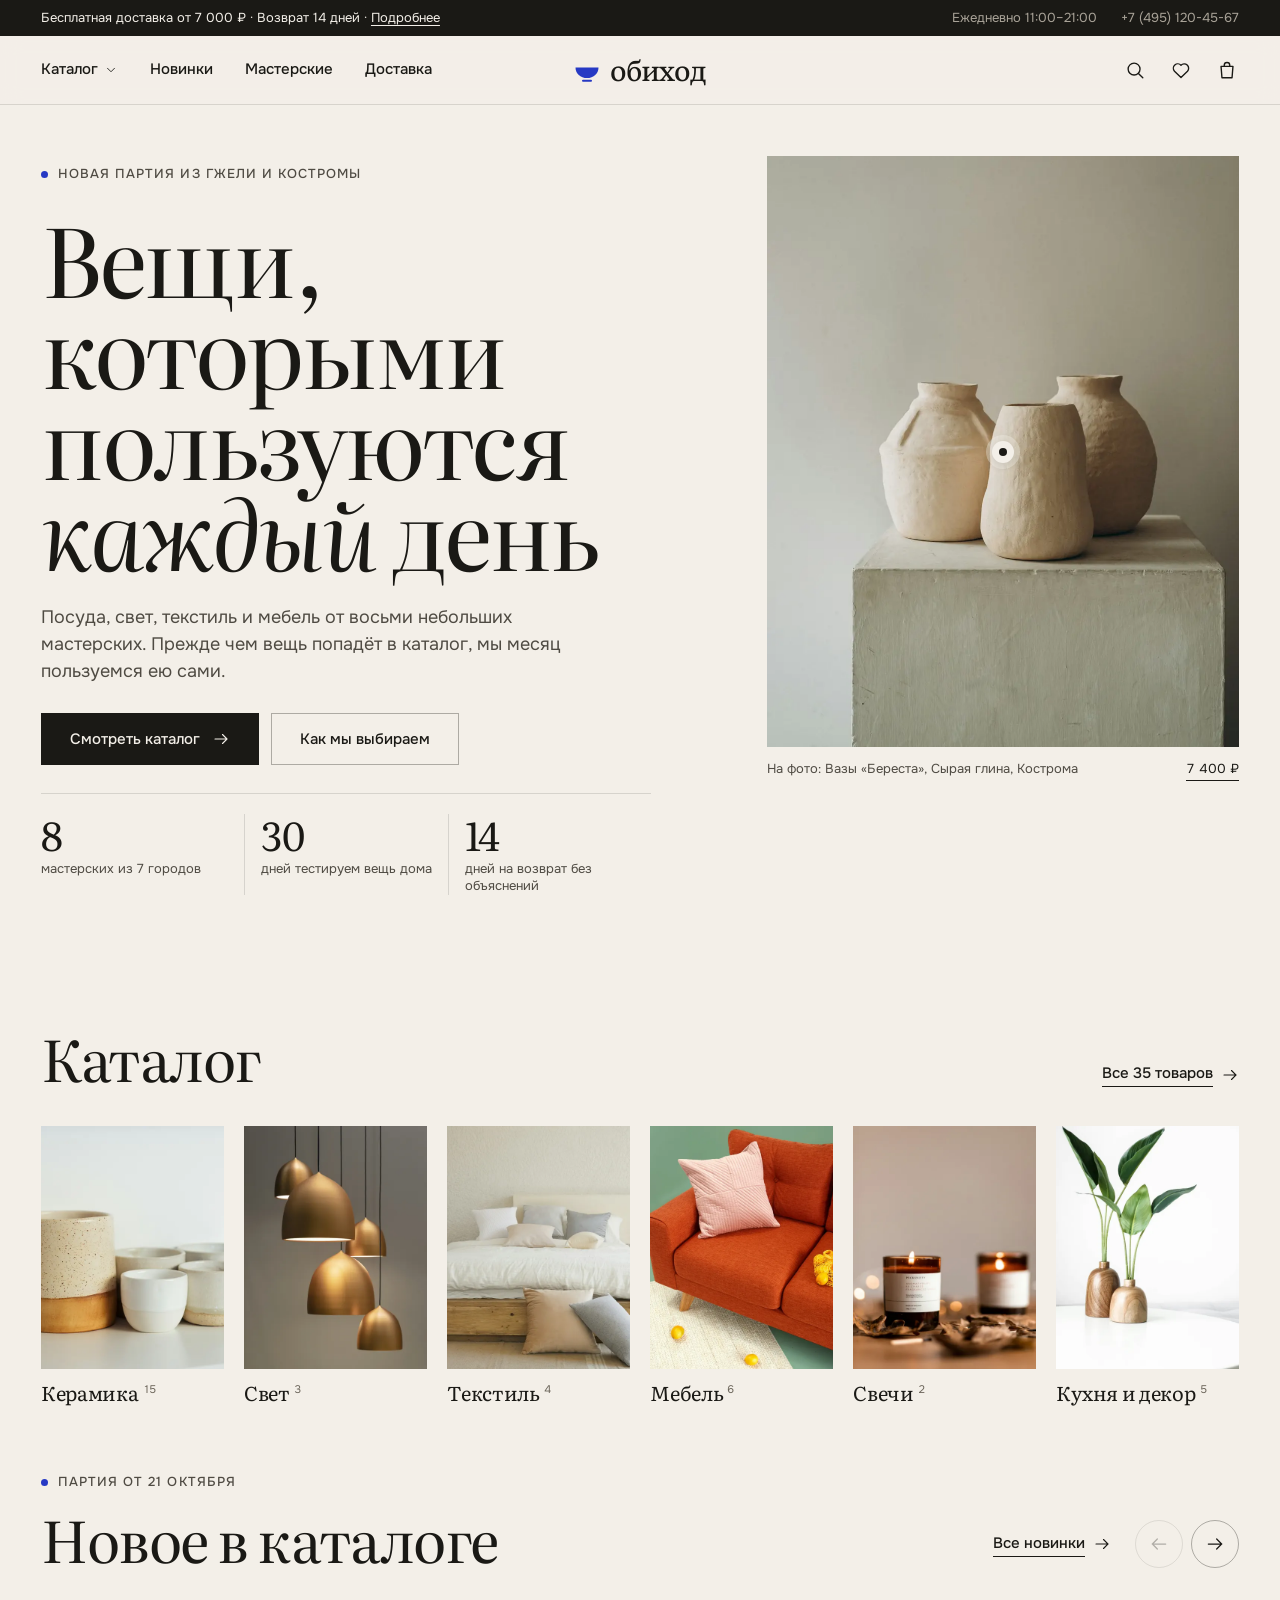
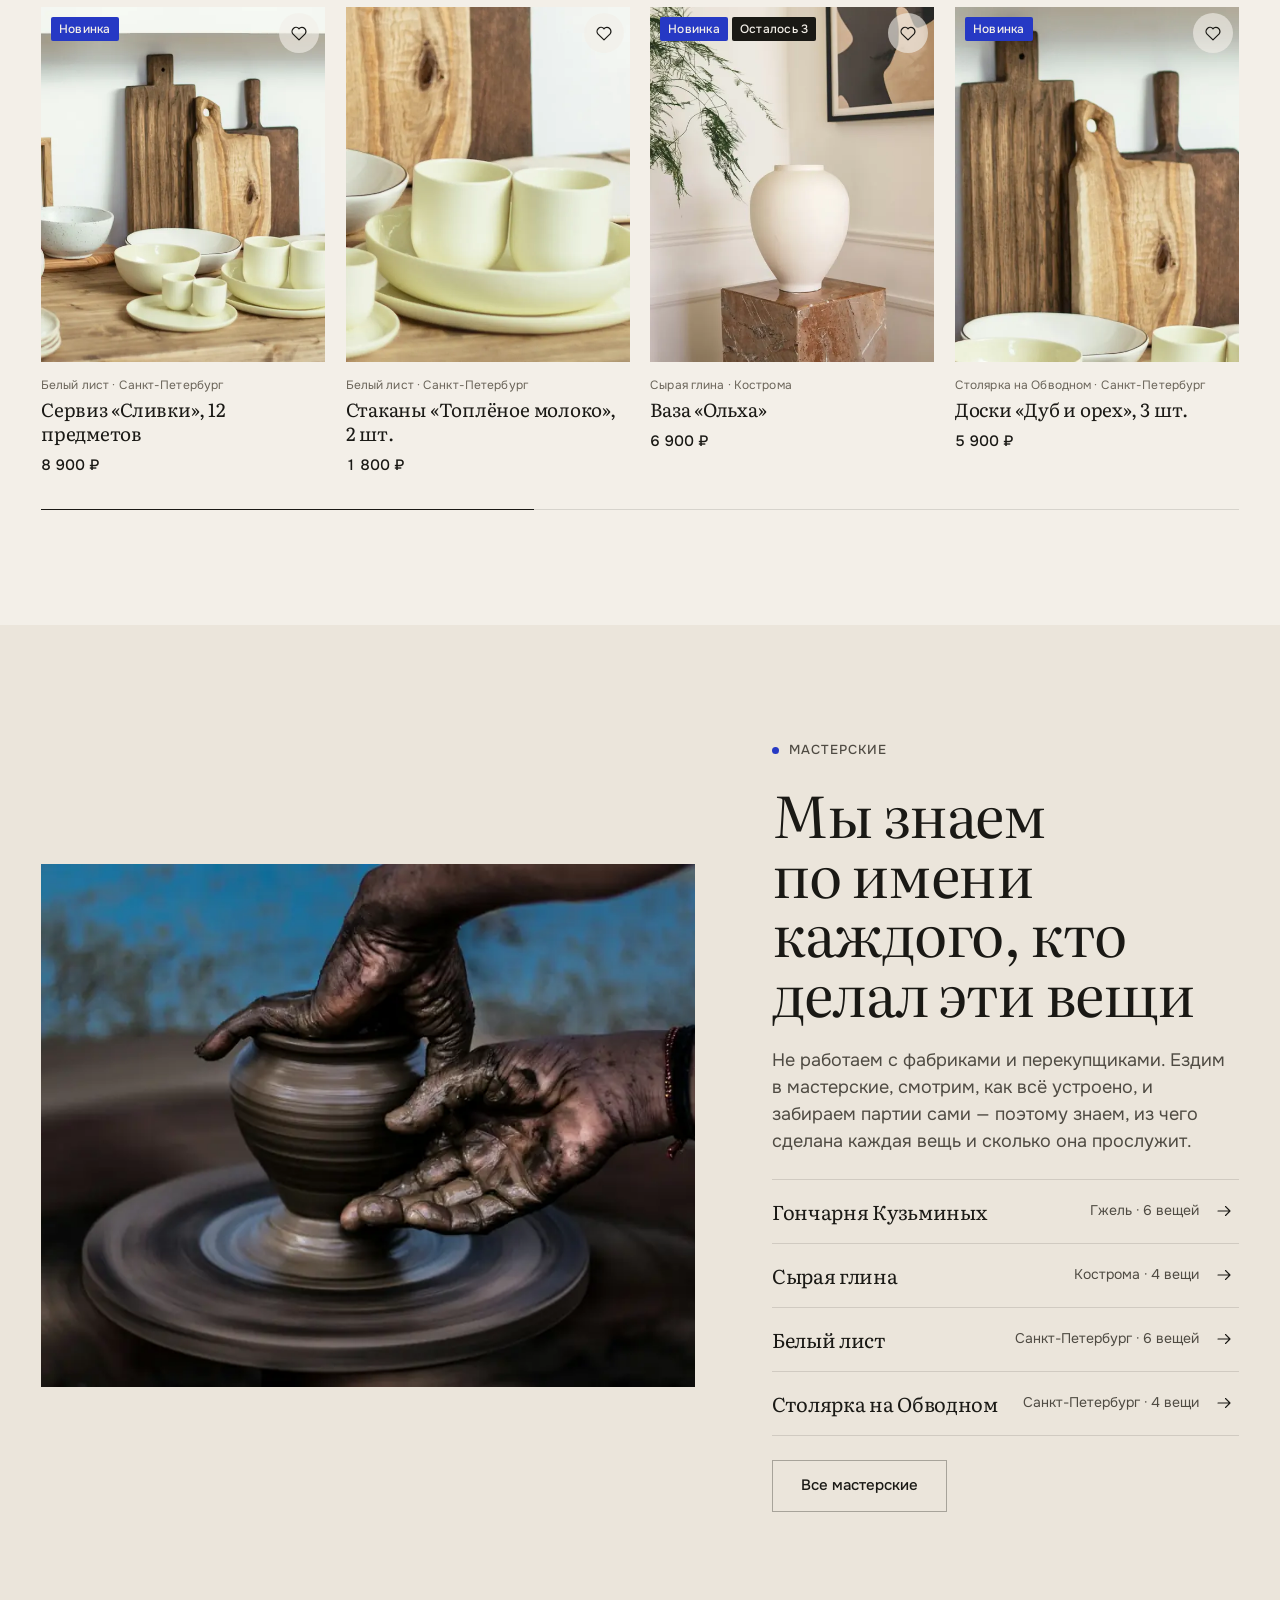
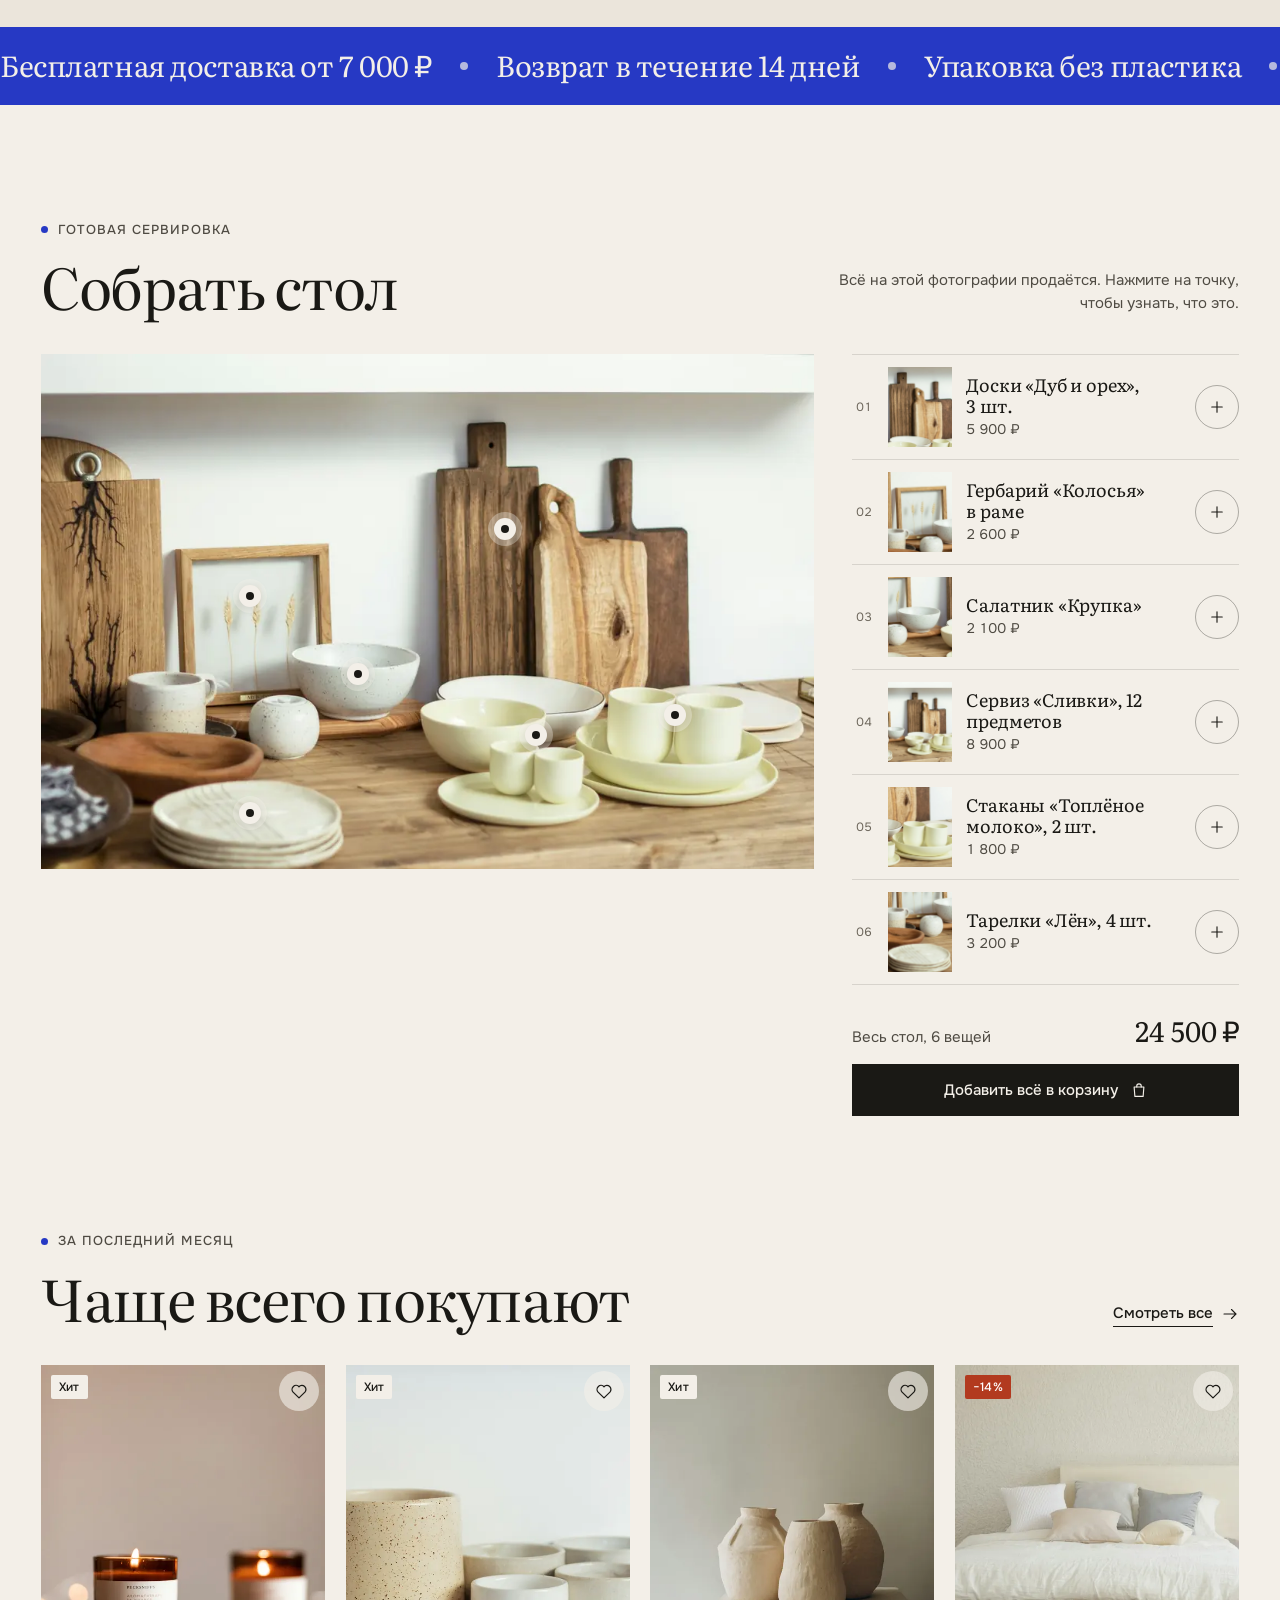
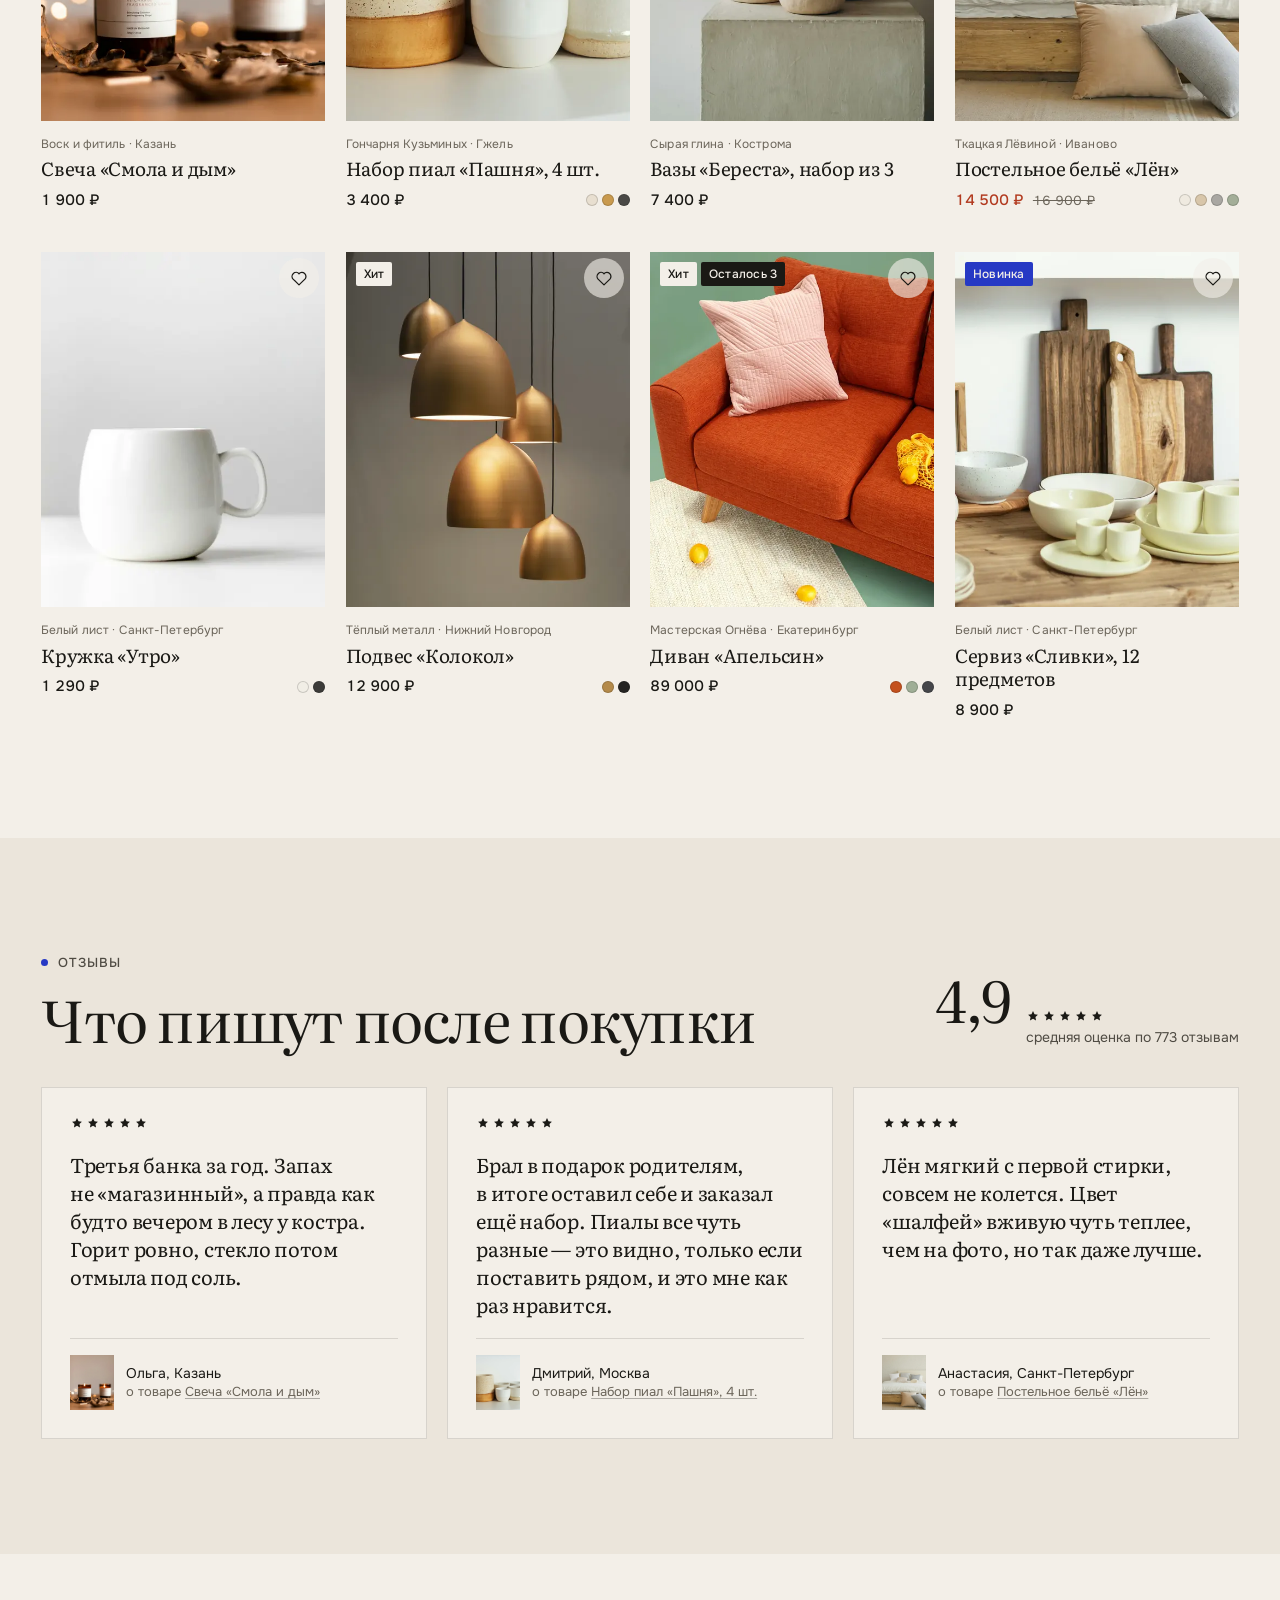
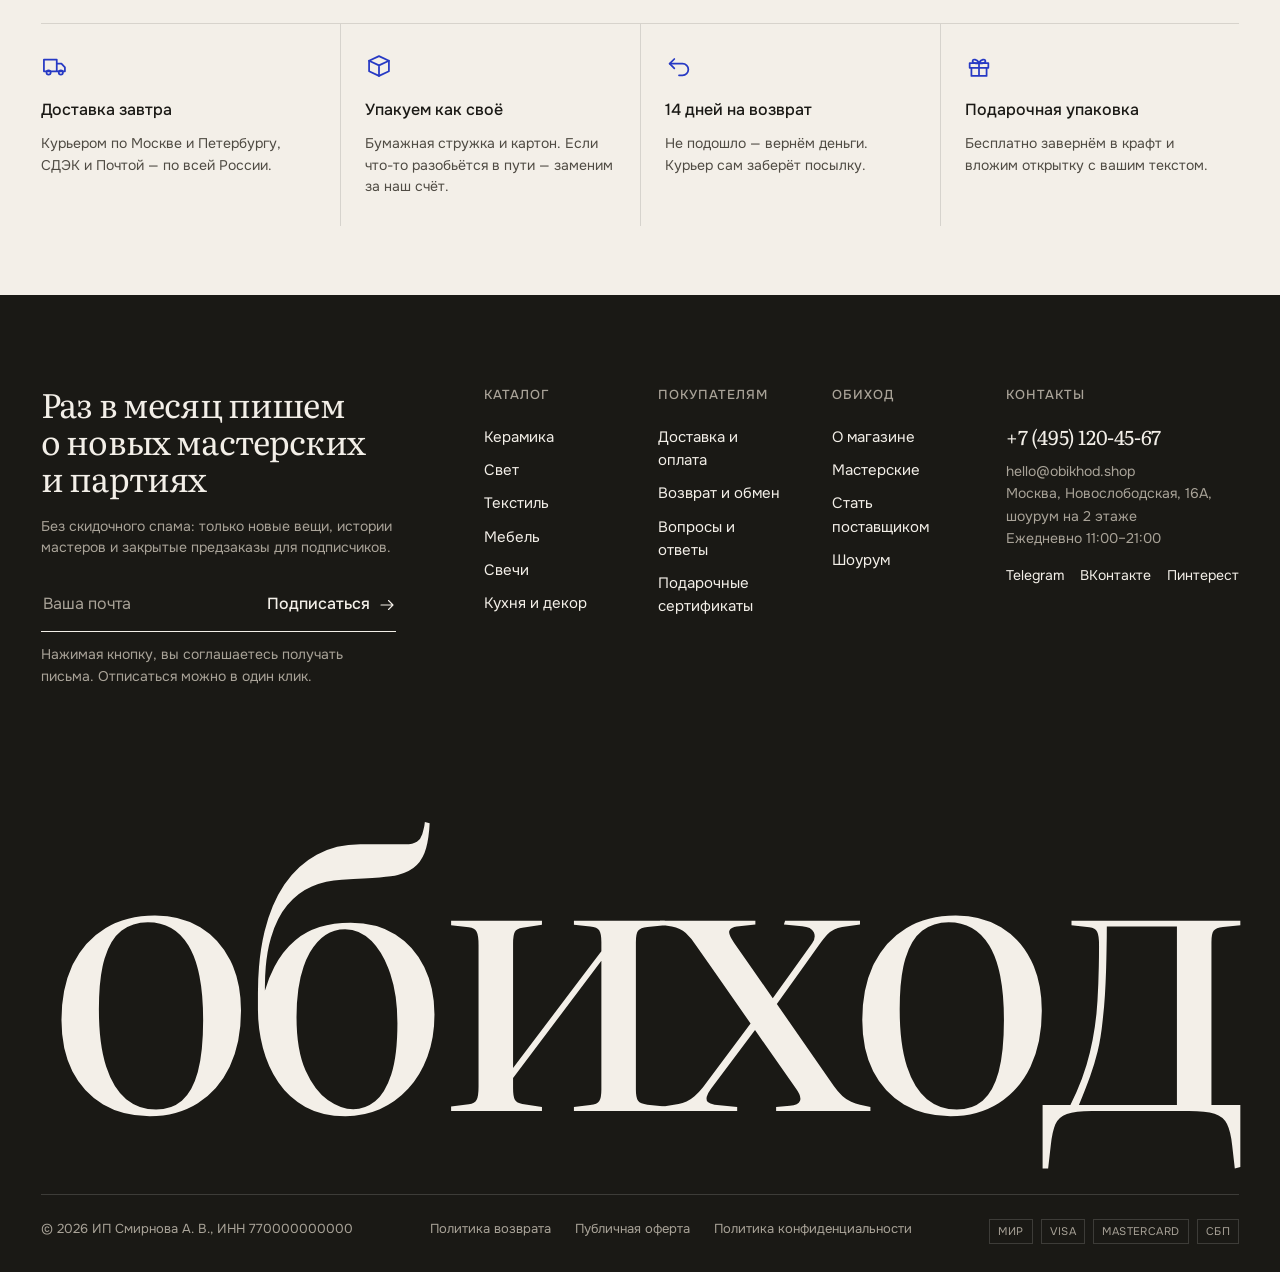
<file: index.html>
<!doctype html>
<html lang="ru" class="no-js">
<head>
  <meta charset="utf-8">
  <meta name="viewport" content="width=device-width, initial-scale=1, viewport-fit=cover">
  <title>Обиход — вещи для дома от небольших мастерских</title>
  <meta name="description" content="Керамика, свет, текстиль и мебель от восьми мастерских из Гжели, Костромы, Иванова и Петербурга. Доставка по России, возврат 14 дней.">
  <meta name="theme-color" content="#F3EFE8">
  <meta property="og:type" content="website">
  <meta property="og:title" content="Обиход — вещи для дома от небольших мастерских">
  <meta property="og:description" content="Керамика, свет, текстиль и мебель от восьми мастерских. Каждую вещь мы месяц тестируем дома.">
  <meta property="og:image" content="assets/img/editorial/table.webp">
  <link rel="icon" href="assets/img/favicon.svg" type="image/svg+xml">
  <link rel="preload" href="assets/img/products/p07-full.webp" as="image" fetchpriority="high">
  <link rel="stylesheet" href="assets/css/fonts.css">
  <link rel="stylesheet" href="assets/css/tokens.css">
  <link rel="stylesheet" href="assets/css/styles.css">
  <script>document.documentElement.className = 'js';</script>
</head>
<body data-page="home">
  <div data-site-header></div>

  <main id="main">

    <!-- Первый экран -->
    <section class="hero container" aria-labelledby="hero-title">
      <div class="hero__grid">
        <div class="hero__text">
          <p class="eyebrow">Новая партия из Гжели и Костромы</p>
          <h1 class="hero__title display" id="hero-title">Вещи, которыми пользуются <em>каждый</em> день</h1>
          <p class="lead">Посуда, свет, текстиль и мебель от восьми небольших мастерских. Прежде чем вещь попадёт в каталог, мы месяц пользуемся ею сами.</p>
          <div class="hero__cta">
            <a class="btn" href="catalog.html">Смотреть каталог<svg class="icon-arrow" viewBox="0 0 24 24" fill="none" stroke="currentColor" stroke-width="1.5" stroke-linecap="round" stroke-linejoin="round" aria-hidden="true"><path d="M4 12h16M14 6l6 6-6 6"/></svg></a>
            <a class="btn btn--outline" href="about.html">Как мы выбираем</a>
          </div>
          <dl class="hero__facts">
            <div><dt>8</dt><dd>мастерских из&nbsp;7&nbsp;городов</dd></div>
            <div><dt>30</dt><dd>дней тестируем вещь дома</dd></div>
            <div><dt>14</dt><dd>дней на возврат без объяснений</dd></div>
          </dl>
        </div>
        <figure class="hero__media" data-hero-product="p07" data-hotspot-x="50" data-hotspot-y="50">
          <div class="hero__img">
            <img src="assets/img/products/p07-full.webp" alt="Три матовые вазы из терракоты на светлом постаменте" width="1400" height="2100" style="object-position: 50% 58%" fetchpriority="high" decoding="async">
          </div>
          <figcaption class="hero__caption" data-hero-caption></figcaption>
        </figure>
      </div>
    </section>

    <!-- Категории -->
    <section class="section section--tight" aria-labelledby="cats-title">
      <div class="container">
        <div class="section-head">
          <h2 class="h2" id="cats-title">Каталог</h2>
          <div class="section-head__aside">
            <a class="link-arrow" href="catalog.html" data-all-link><span>Все товары</span><svg viewBox="0 0 24 24" fill="none" stroke="currentColor" stroke-width="1.5" stroke-linecap="round" aria-hidden="true"><path d="M4 12h16M14 6l6 6-6 6"/></svg></a>
          </div>
        </div>
        <div class="cats" data-cats></div>
      </div>
    </section>

    <!-- Новинки -->
    <section class="section" aria-labelledby="new-title">
      <div class="container">
        <div class="section-head">
          <div class="section-head__title">
            <p class="eyebrow">Партия от 21 октября</p>
            <h2 class="h2" id="new-title">Новое в каталоге</h2>
          </div>
          <div class="section-head__aside">
            <a class="link-arrow" href="catalog.html?sort=new"><span>Все новинки</span><svg viewBox="0 0 24 24" fill="none" stroke="currentColor" stroke-width="1.5" stroke-linecap="round" aria-hidden="true"><path d="M4 12h16M14 6l6 6-6 6"/></svg></a>
            <div class="rail__nav">
              <button class="rail__btn" type="button" data-rail-prev aria-label="Прокрутить назад"><svg viewBox="0 0 24 24" fill="none" stroke="currentColor" stroke-width="1.5" stroke-linecap="round" aria-hidden="true"><path d="M20 12H4M10 6l-6 6 6 6"/></svg></button>
              <button class="rail__btn" type="button" data-rail-next aria-label="Прокрутить вперёд"><svg viewBox="0 0 24 24" fill="none" stroke="currentColor" stroke-width="1.5" stroke-linecap="round" aria-hidden="true"><path d="M4 12h16M14 6l6 6-6 6"/></svg></button>
            </div>
          </div>
        </div>
        <div class="rail" data-rail>
          <div class="rail__track" data-new-track></div>
          <div class="rail__progress" aria-hidden="true"><span></span></div>
        </div>
      </div>
    </section>

    <!-- Мастерские -->
    <section class="section section--alt" aria-labelledby="makers-title">
      <div class="container split">
        <div class="split__media reveal">
          <img src="assets/img/editorial/craft-md.webp" srcset="assets/img/editorial/craft-md.webp 1000w, assets/img/editorial/craft.webp 2000w" sizes="(min-width: 1024px) 56vw, 100vw" alt="Руки гончара вытягивают сосуд на гончарном круге" width="2000" height="1197" loading="lazy" decoding="async">
        </div>
        <div class="split__body reveal" style="--i:1">
          <p class="eyebrow">Мастерские</p>
          <h2 class="h2" id="makers-title">Мы знаем по имени каждого, кто делал эти вещи</h2>
          <p class="lead">Не работаем с фабриками и перекупщиками. Ездим в мастерские, смотрим, как всё устроено, и забираем партии сами — поэтому знаем, из чего сделана каждая вещь и сколько она прослужит.</p>
          <div class="makers-list" data-makers-list></div>
          <a class="btn btn--outline" href="about.html#makers">Все мастерские</a>
        </div>
      </div>
    </section>

    <!-- Бегущая строка с условиями -->
    <div class="ticker" data-ticker>
      <div class="ticker__track">
        <div class="ticker__group">
          <span class="ticker__item">Бесплатная доставка от 7 000 ₽</span>
          <span class="ticker__item">Возврат в течение 14 дней</span>
          <span class="ticker__item">Упаковка без пластика</span>
          <span class="ticker__item">Шоурум на Новослободской</span>
          <span class="ticker__item">Оплата частями без переплаты</span>
        </div>
      </div>
    </div>

    <!-- Собрать стол -->
    <section class="section" id="look" aria-labelledby="look-title">
      <div class="container">
        <div class="section-head">
          <div class="section-head__title">
            <p class="eyebrow">Готовая сервировка</p>
            <h2 class="h2" id="look-title">Собрать стол</h2>
          </div>
          <div class="section-head__aside"><p class="section-head__note" data-look-note></p></div>
        </div>
        <div class="look" data-look></div>
      </div>
    </section>

    <!-- Популярное -->
    <section class="section" aria-labelledby="pop-title">
      <div class="container">
        <div class="section-head">
          <div class="section-head__title">
            <p class="eyebrow">За последний месяц</p>
            <h2 class="h2" id="pop-title">Чаще всего покупают</h2>
          </div>
          <div class="section-head__aside">
            <a class="link-arrow" href="catalog.html?sort=pop"><span>Смотреть все</span><svg viewBox="0 0 24 24" fill="none" stroke="currentColor" stroke-width="1.5" stroke-linecap="round" aria-hidden="true"><path d="M4 12h16M14 6l6 6-6 6"/></svg></a>
          </div>
        </div>
        <div class="products products--4" data-popular></div>
      </div>
    </section>

    <!-- Отзывы -->
    <section class="section section--alt" aria-labelledby="reviews-title">
      <div class="container">
        <div class="section-head">
          <div class="section-head__title">
            <p class="eyebrow">Отзывы</p>
            <h2 class="h2" id="reviews-title">Что пишут после покупки</h2>
          </div>
          <div class="section-head__aside">
            <div class="score">
              <span class="score__n">4,9</span>
              <span class="score__meta" data-score-meta></span>
            </div>
          </div>
        </div>
        <div class="reviews" data-reviews></div>
      </div>
    </section>

    <!-- Условия -->
    <section class="section section--tight" aria-label="Условия покупки">
      <div class="container">
        <ul class="perks">
          <li class="perk reveal"><svg viewBox="0 0 24 24" fill="none" stroke="currentColor" stroke-width="1.5" stroke-linecap="round" stroke-linejoin="round" aria-hidden="true"><path d="M2.5 6.5h11v10h-11zM13.5 10h4l3 3.2v3.3h-7"/><circle cx="6.5" cy="17.5" r="1.8"/><circle cx="17" cy="17.5" r="1.8"/></svg><h3>Доставка завтра</h3><p>Курьером по Москве и Петербургу, СДЭК и Почтой — по всей России.</p></li>
          <li class="perk reveal" style="--i:1"><svg viewBox="0 0 24 24" fill="none" stroke="currentColor" stroke-width="1.5" stroke-linecap="round" stroke-linejoin="round" aria-hidden="true"><path d="M3.5 7.5 12 3.5l8.5 4v9L12 20.5l-8.5-4Z"/><path d="M3.5 7.5 12 11.5l8.5-4M12 11.5v9"/></svg><h3>Упакуем как своё</h3><p>Бумажная стружка и картон. Если что-то разобьётся в пути — заменим за наш счёт.</p></li>
          <li class="perk reveal" style="--i:2"><svg viewBox="0 0 24 24" fill="none" stroke="currentColor" stroke-width="1.5" stroke-linecap="round" stroke-linejoin="round" aria-hidden="true"><path d="M4 10h11a5 5 0 0 1 0 10h-3"/><path d="m8 6-4 4 4 4"/></svg><h3>14 дней на возврат</h3><p>Не подошло — вернём деньги. Курьер сам заберёт посылку.</p></li>
          <li class="perk reveal" style="--i:3"><svg viewBox="0 0 24 24" fill="none" stroke="currentColor" stroke-width="1.5" stroke-linecap="round" stroke-linejoin="round" aria-hidden="true"><path d="M4 9.5h16v4H4zM5.5 13.5h13v7h-13zM12 9.5v11"/><path d="M12 9.5c-1.5-3.5-5.5-4-5.5-1.5S12 9.5 12 9.5Zm0 0c1.5-3.5 5.5-4 5.5-1.5S12 9.5 12 9.5Z"/></svg><h3>Подарочная упаковка</h3><p>Бесплатно завернём в крафт и вложим открытку с вашим текстом.</p></li>
        </ul>
      </div>
    </section>

  </main>

  <div data-site-footer></div>

  <script src="assets/js/config.js"></script>
  <script src="assets/js/data.js"></script>
  <script src="assets/js/app.js"></script>
  <script src="assets/js/home.js"></script>
</body>
</html>
</file>
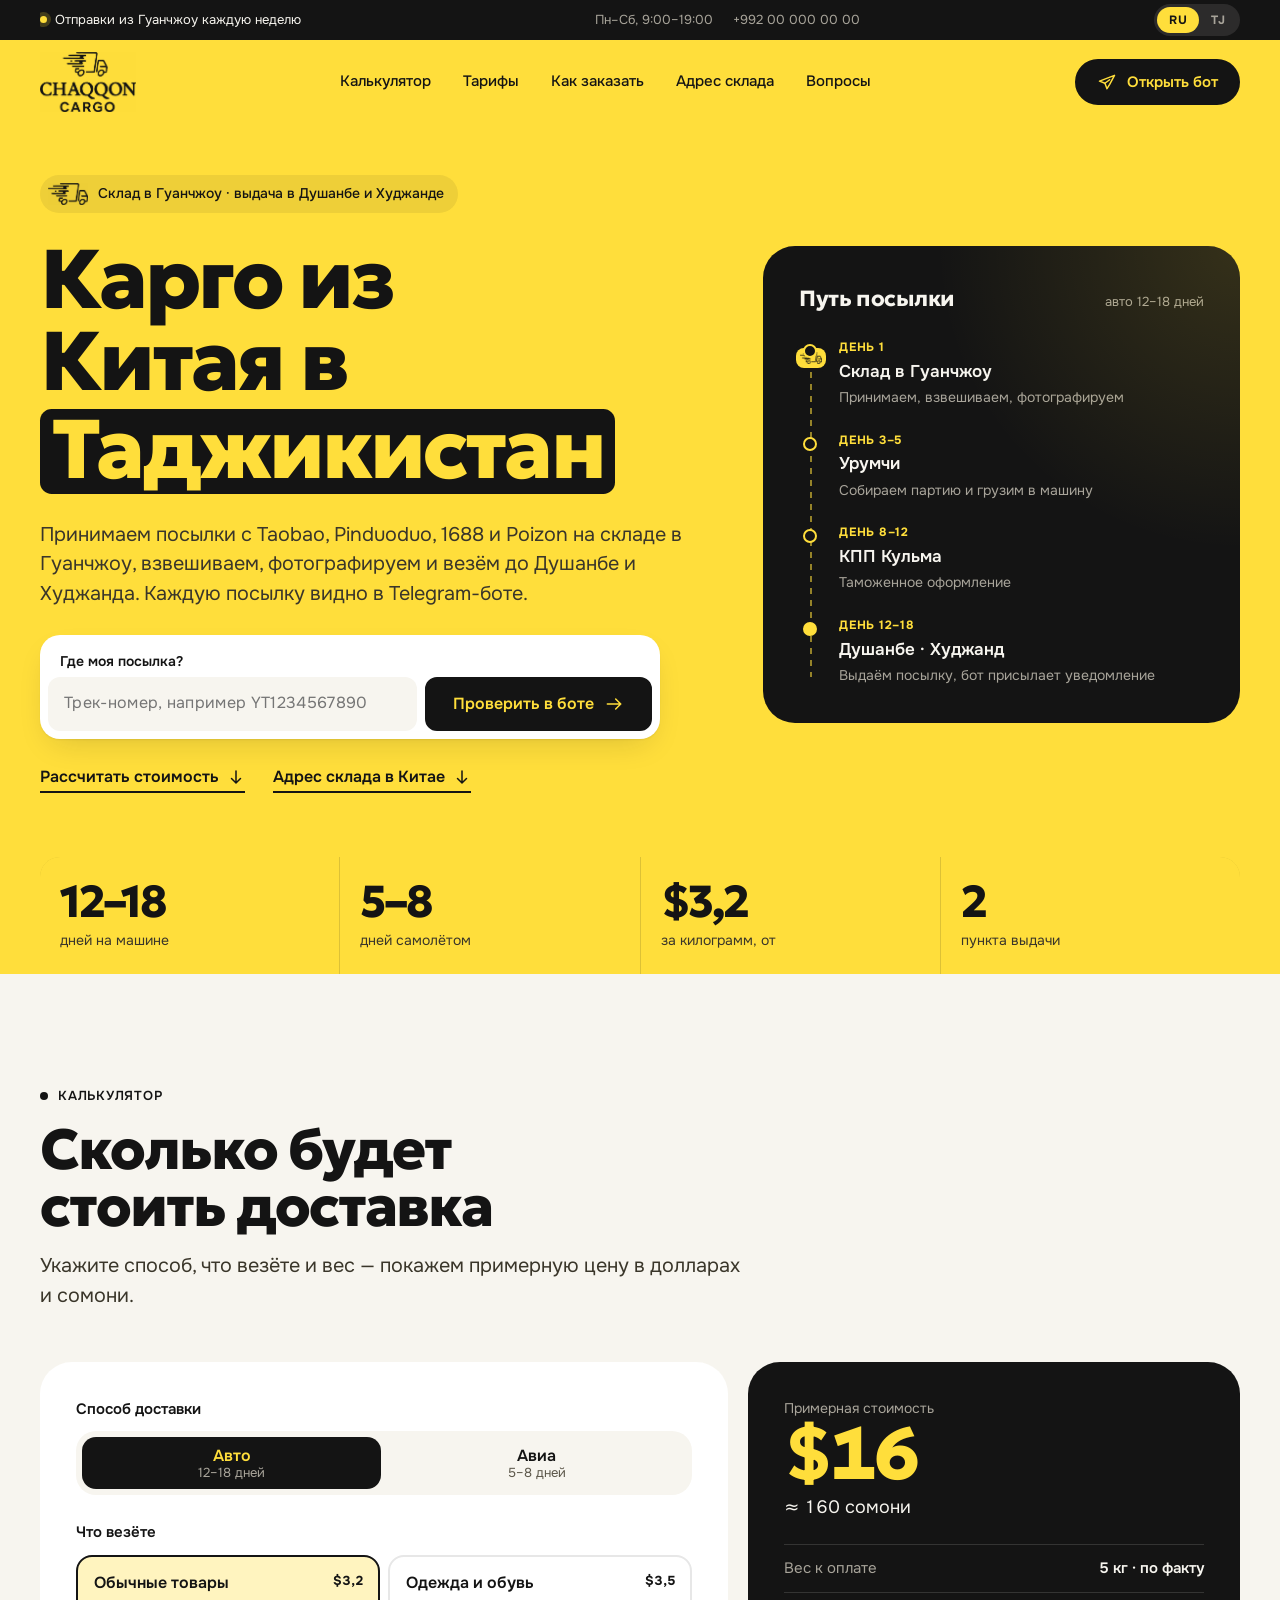
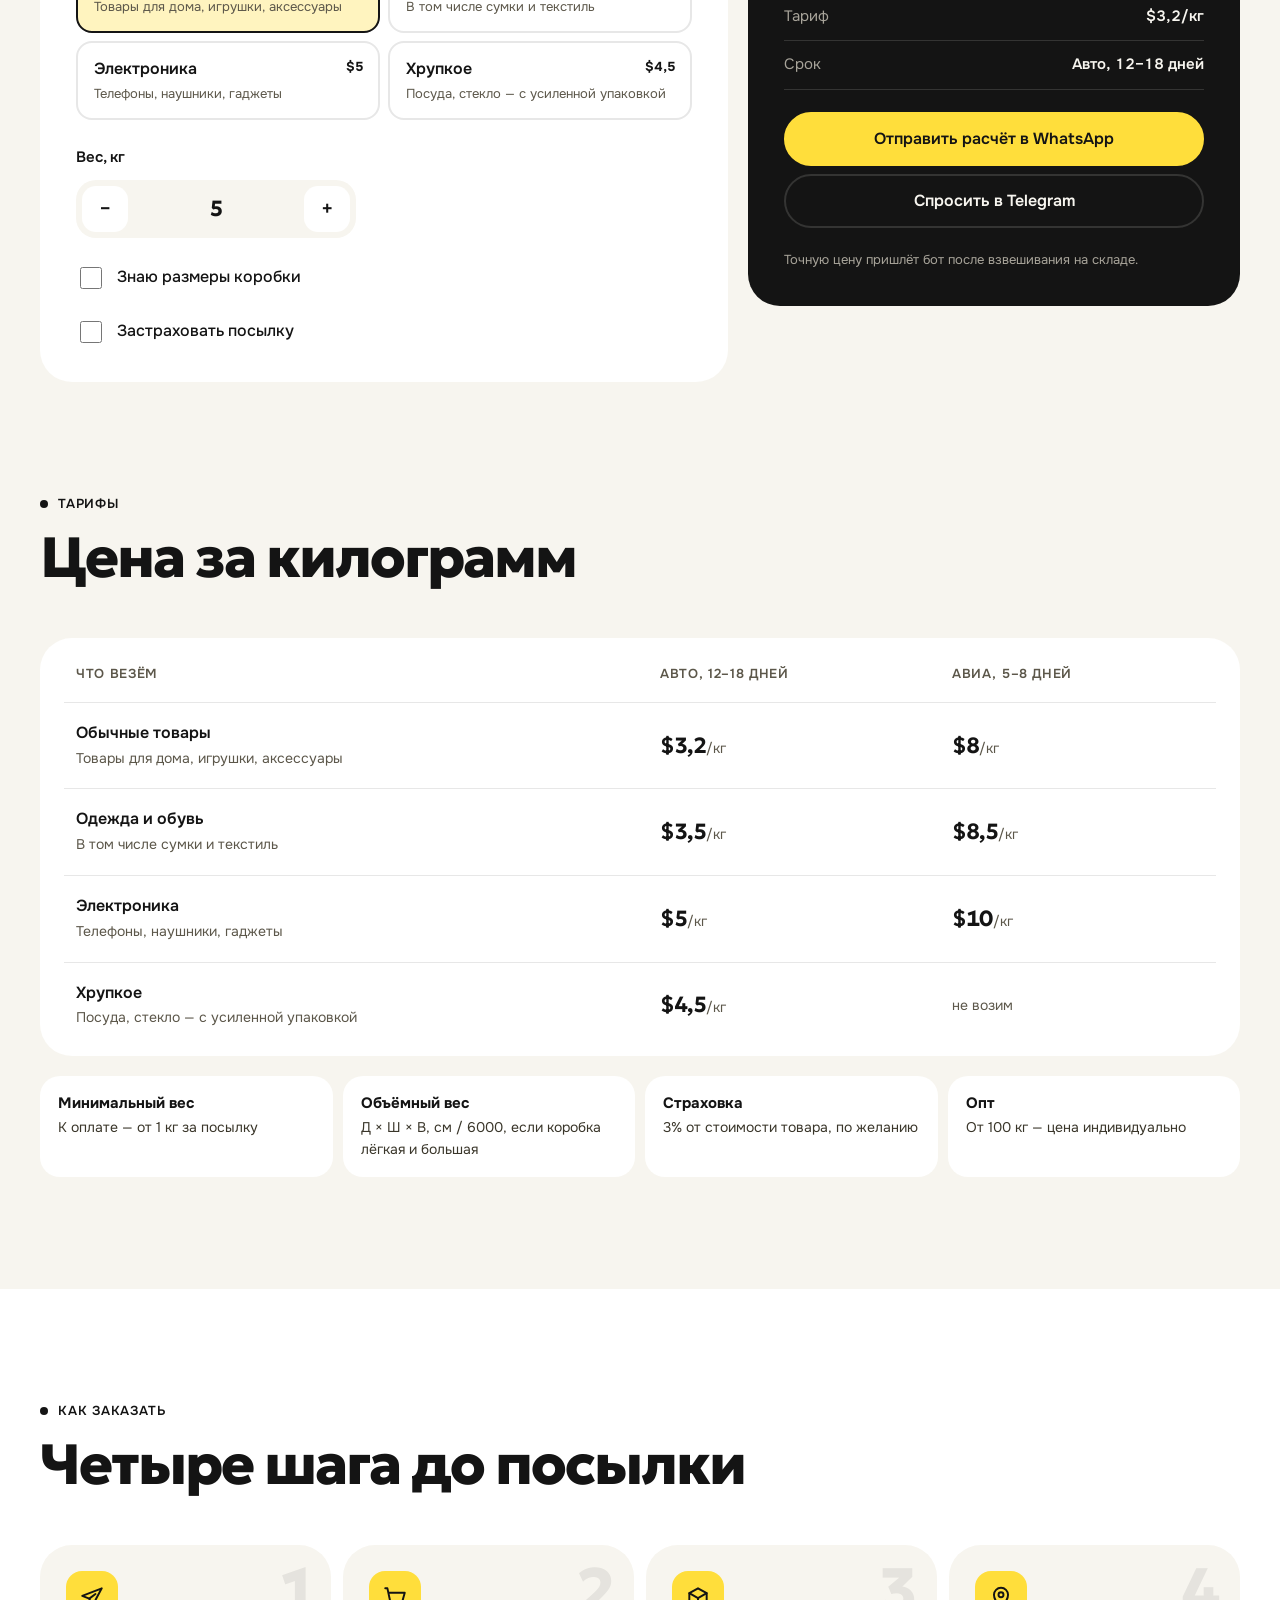
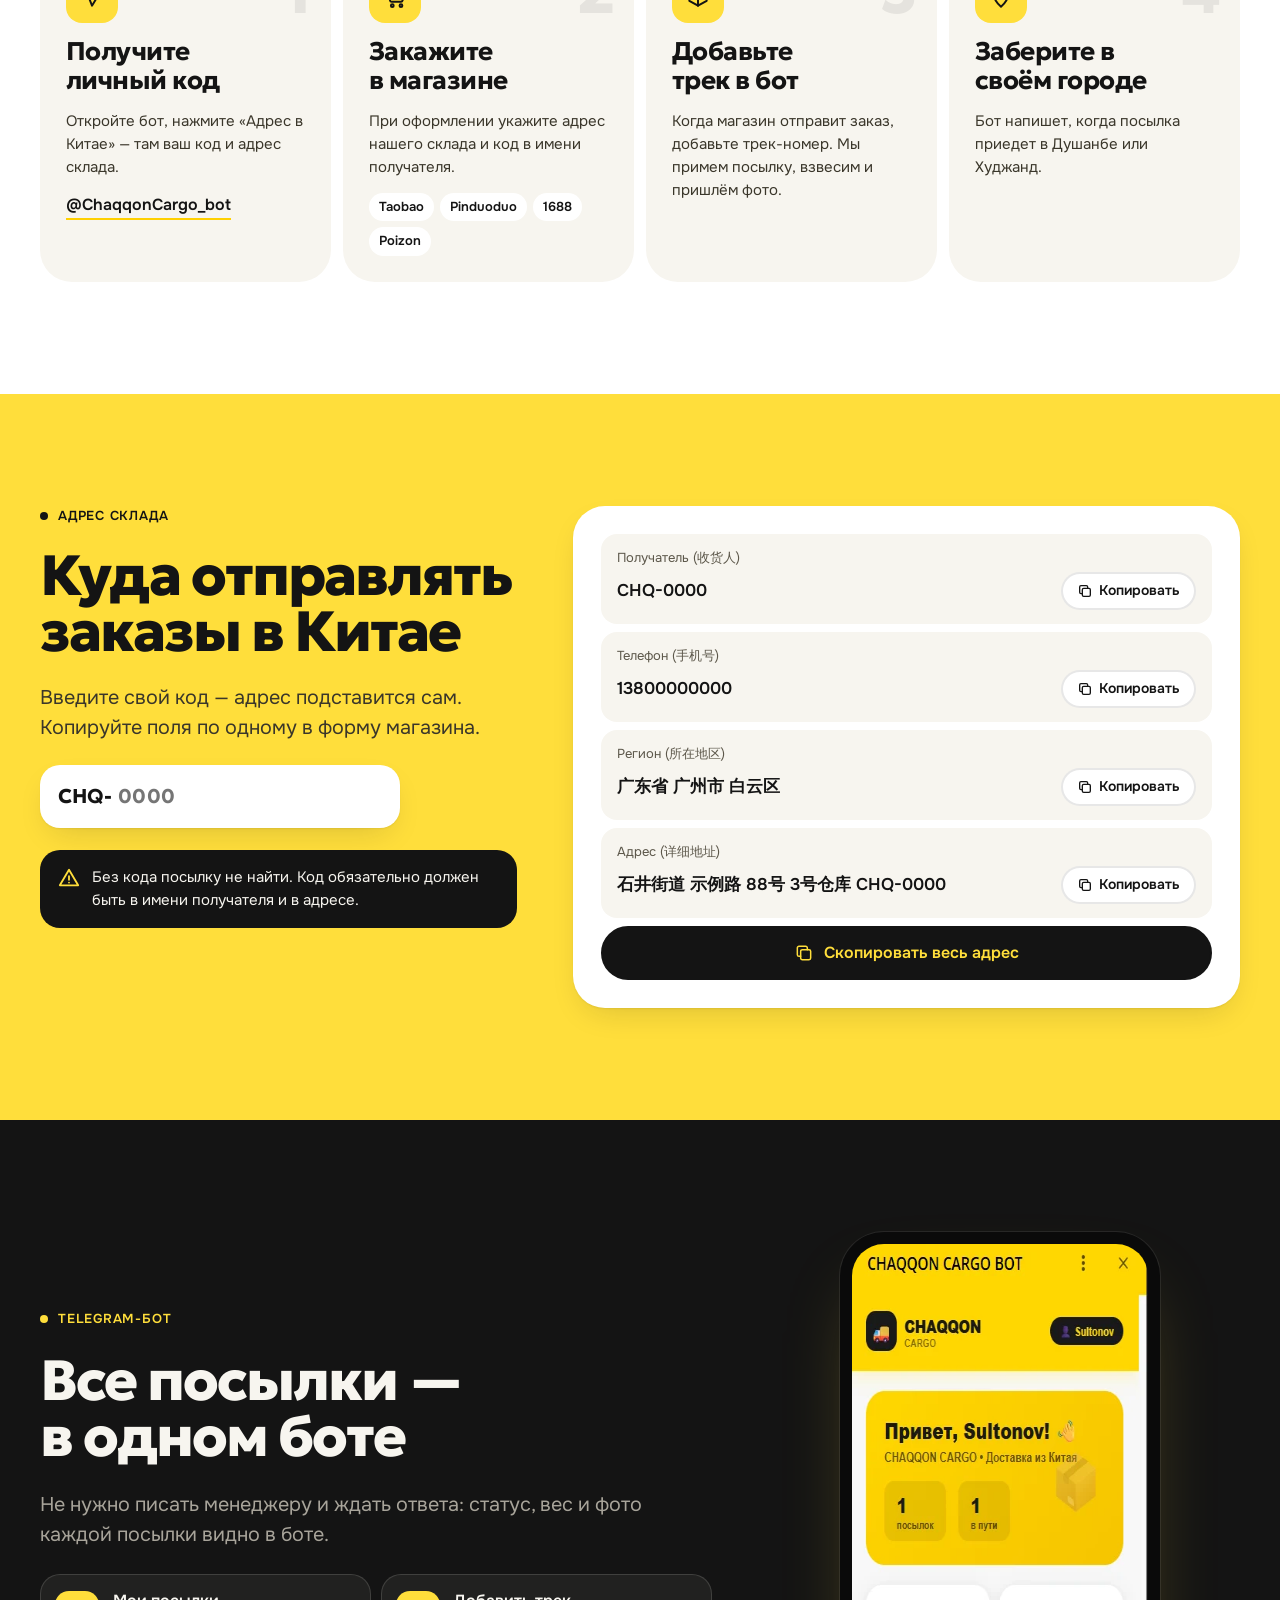
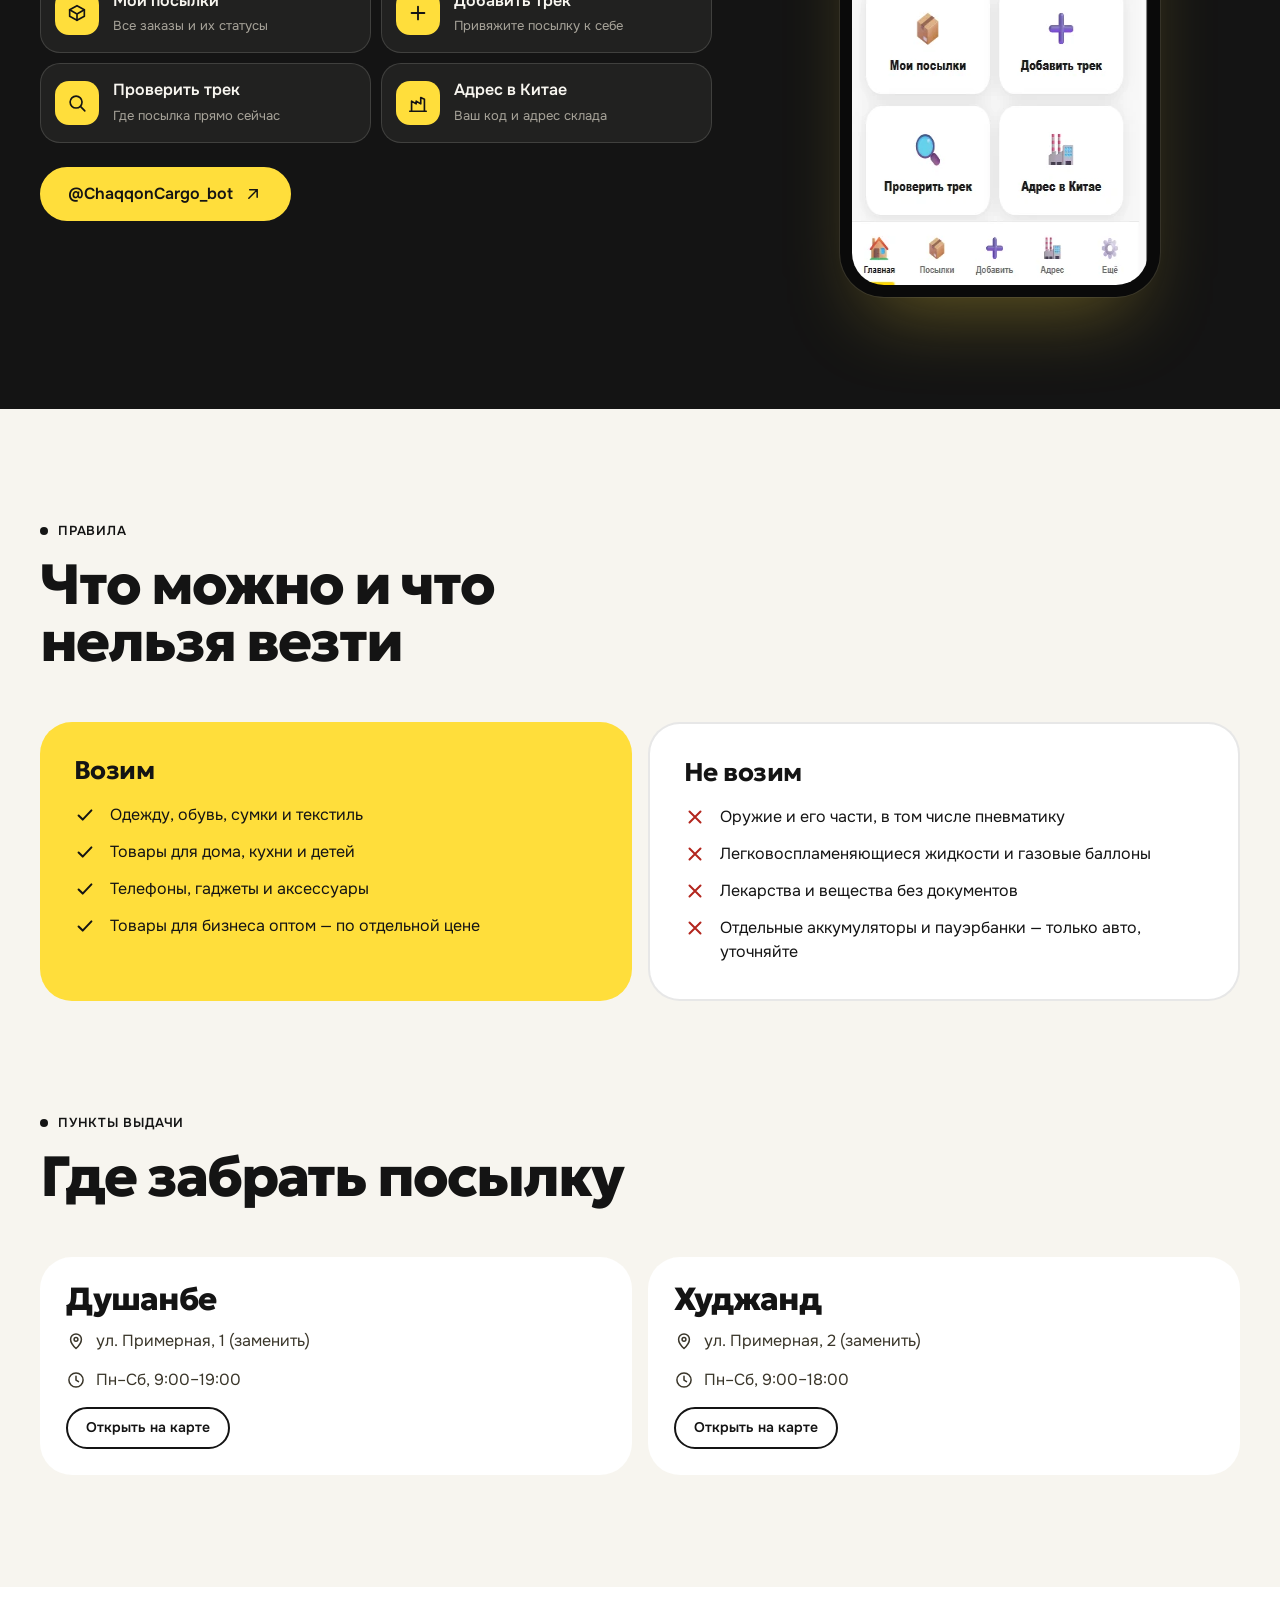
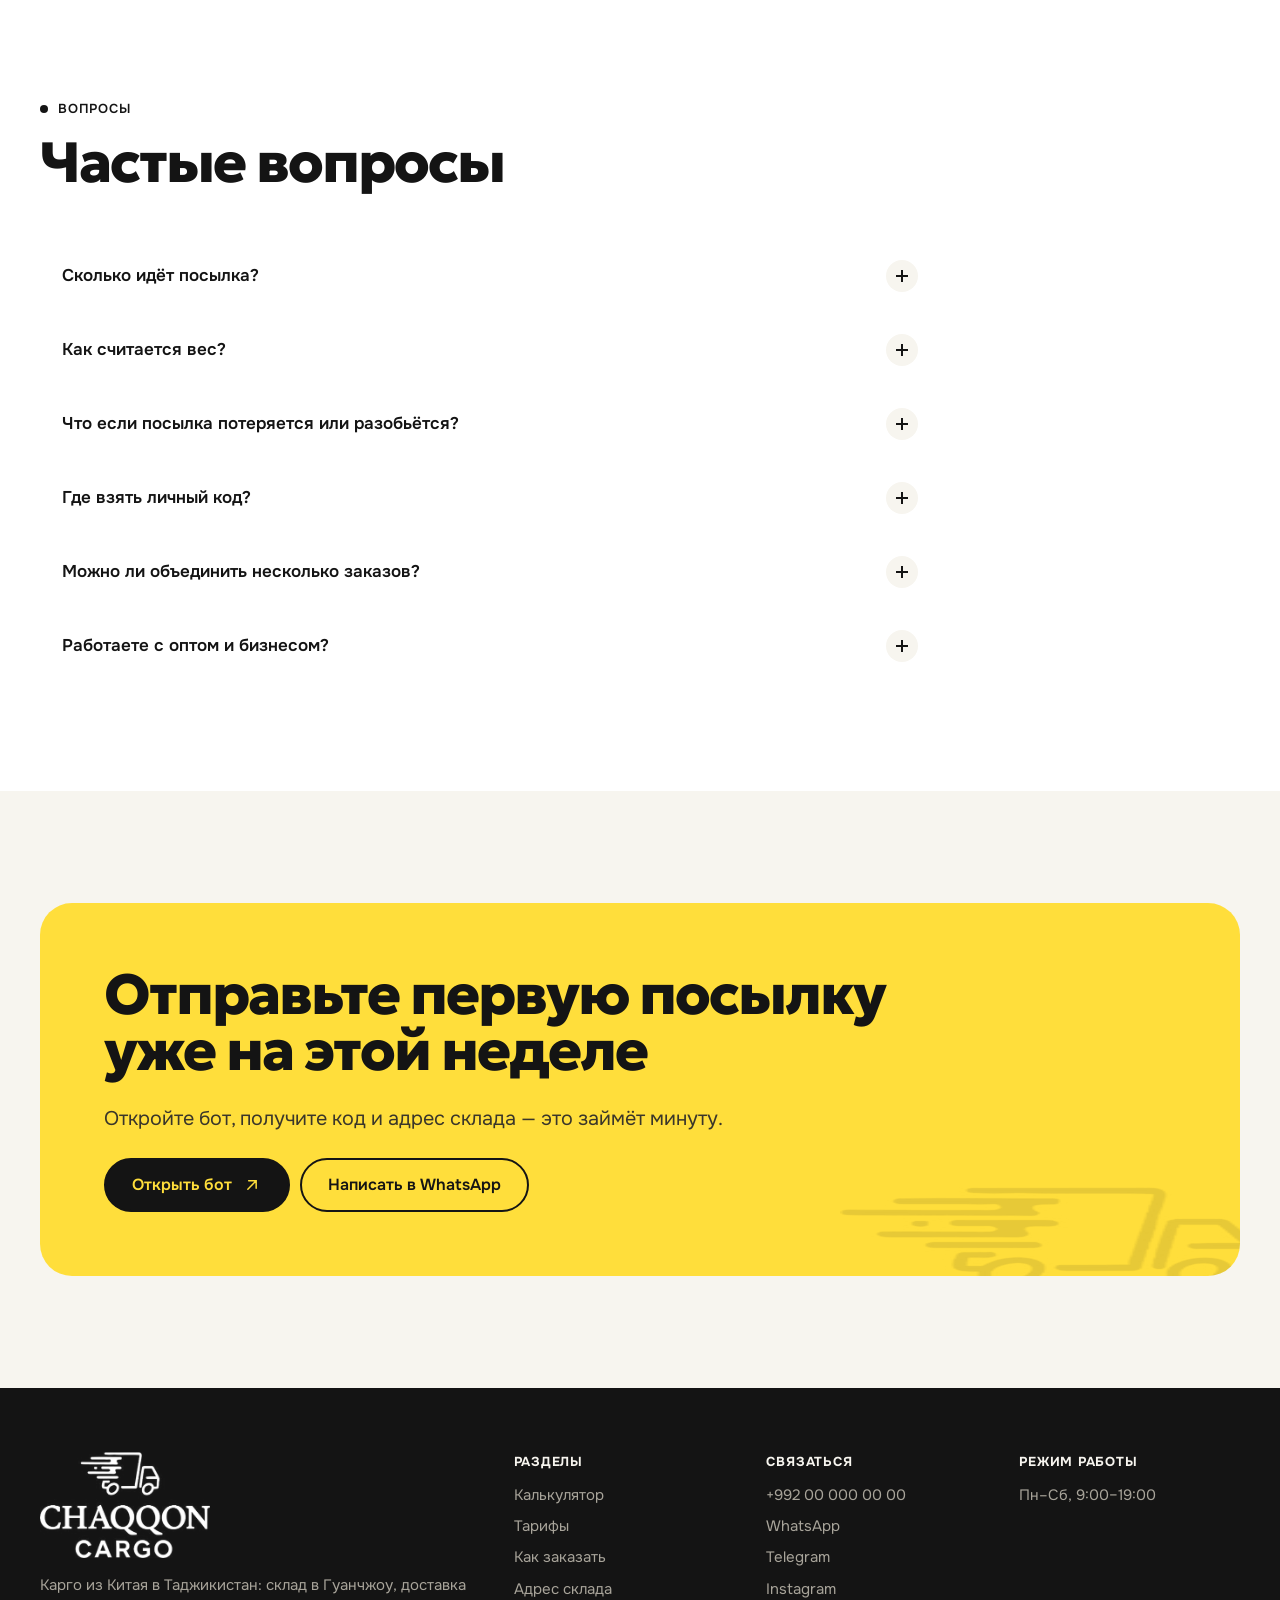
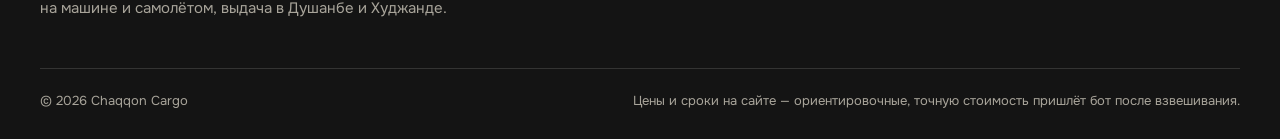
<file: chaqqon-cargo/index.html>
<!doctype html>
<html lang="ru" class="no-js">
<head>
  <meta charset="utf-8">
  <meta name="viewport" content="width=device-width, initial-scale=1, viewport-fit=cover">
  <title>Chaqqon Cargo — карго из Китая в Таджикистан</title>
  <meta name="description" content="Доставка посылок из Китая в Душанбе и Худжанд: склад в Гуанчжоу, авто 12–18 дней, авиа 5–8 дней. Калькулятор стоимости и отслеживание в Telegram-боте.">
  <meta name="theme-color" content="#FFDE3B">
  <meta property="og:title" content="Chaqqon Cargo — карго из Китая в Таджикистан">
  <meta property="og:description" content="Склад в Гуанчжоу, авто 12–18 дней, авиа 5–8 дней. Отслеживание в Telegram-боте.">
  <meta property="og:image" content="assets/img/logo.webp">
  <link rel="icon" href="assets/img/favicon.png" type="image/png">
  <link rel="apple-touch-icon" href="assets/img/apple-touch-icon.png">
  <link rel="stylesheet" href="assets/css/fonts.css">
  <link rel="stylesheet" href="assets/css/tokens.css">
  <link rel="stylesheet" href="assets/css/styles.css">
  <script>document.documentElement.className = 'js';</script>
</head>
<body>
  <a class="skip" href="#main" data-i18n="skip">Перейти к содержимому</a>

  <div class="topbar">
    <div class="container topbar__in">
      <p class="topbar__news" data-i18n="topbar">Отправки из Гуанчжоу каждую неделю</p>
      <div class="topbar__info"><span data-hours></span><a data-phone href="#"></a></div>
      <div class="lang" role="group" aria-label="Язык / Забон">
        <button type="button" data-lang="ru" aria-pressed="true">RU</button>
        <button type="button" data-lang="tj" aria-pressed="false">TJ</button>
      </div>
    </div>
  </div>

  <header class="header" data-header>
    <div class="container header__in">
      <a class="logo" href="#top" aria-label="Chaqqon Cargo"><img src="assets/img/logo.webp" alt="Chaqqon Cargo" width="390" height="243"></a>
      <nav class="nav" aria-label="Меню">
        <a href="#calc" data-i18n="nav.calc">Калькулятор</a>
        <a href="#tariffs" data-i18n="nav.tariffs">Тарифы</a>
        <a href="#how" data-i18n="nav.how">Как заказать</a>
        <a href="#address" data-i18n="nav.address">Адрес склада</a>
        <a href="#faq" data-i18n="nav.faq">Вопросы</a>
      </nav>
      <div class="header__cta">
        <a class="btn" data-bot href="#" target="_blank" rel="noopener">
          <svg viewBox="0 0 24 24" fill="none" stroke="currentColor" stroke-width="1.8" stroke-linecap="round" stroke-linejoin="round" aria-hidden="true"><path d="m21 4-18 7 6.5 2.5L12 20l3.2-5.2L21 4Z"/><path d="m9.5 13.5 5.7-4.2"/></svg>
          <span data-i18n="cta.bot">Открыть бот</span>
        </a>
      </div>
    </div>
  </header>

  <main id="main">
    <!-- Первый экран -->
    <section class="hero" id="top" aria-labelledby="hero-title">
      <div class="container">
        <div class="hero__grid">
          <div class="hero__text">
            <p class="chip"><img src="assets/img/truck.webp" alt="" width="181" height="99"><span data-i18n="hero.chip">Склад в Гуанчжоу · выдача в Душанбе и Худжанде</span></p>
            <h1 class="h1 hero__title" id="hero-title" data-i18n="hero.title"><span>Карго из Китая в</span><span><mark>Таджикистан</mark></span></h1>
            <p class="lead" data-i18n="hero.lead">Принимаем посылки с Taobao, Pinduoduo, 1688 и Poizon на складе в Гуанчжоу, взвешиваем, фотографируем и везём до Душанбе и Худжанда. Каждую посылку видно в Telegram-боте.</p>
            <form class="track" data-track>
              <label class="track__label" for="track-input" data-i18n="track.label">Где моя посылка?</label>
              <div class="track__row">
                <input id="track-input" name="track" autocomplete="off" spellcheck="false" data-i18n-ph="track.ph" placeholder="Трек-номер, например YT1234567890">
                <button class="btn" type="submit"><span data-i18n="track.btn">Проверить в боте</span>
                  <svg viewBox="0 0 24 24" fill="none" stroke="currentColor" stroke-width="1.8" stroke-linecap="round" aria-hidden="true"><path d="M4 12h16M14 6l6 6-6 6"/></svg></button>
              </div>
            </form>
            <div class="hero__links">
              <a class="link-arrow" href="#calc"><span data-i18n="hero.calc">Рассчитать стоимость</span><svg viewBox="0 0 24 24" fill="none" stroke="currentColor" stroke-width="2" stroke-linecap="round" aria-hidden="true"><path d="M12 4v16M6 14l6 6 6-6"/></svg></a>
              <a class="link-arrow" href="#address"><span data-i18n="hero.addr">Адрес склада в Китае</span><svg viewBox="0 0 24 24" fill="none" stroke="currentColor" stroke-width="2" stroke-linecap="round" aria-hidden="true"><path d="M12 4v16M6 14l6 6 6-6"/></svg></a>
            </div>
          </div>

          <div class="route rv" aria-labelledby="route-title">
            <div class="route__head"><b id="route-title" data-i18n="route.title">Путь посылки</b><span data-route-total></span></div>
            <div class="route__body">
            <span class="route__line" aria-hidden="true"><span class="route__truck"><img src="assets/img/truck.webp" alt="" width="181" height="99"></span></span>
            <ol class="route__list">
              <li class="route__stop"><span class="route__day" data-i18n="route.d1">День 1</span><span class="route__name" data-i18n="route.s1">Склад в Гуанчжоу</span><span class="route__note" data-i18n="route.n1">Принимаем, взвешиваем, фотографируем</span></li>
              <li class="route__stop"><span class="route__day" data-i18n="route.d2">День 3–5</span><span class="route__name" data-i18n="route.s2">Урумчи</span><span class="route__note" data-i18n="route.n2">Собираем партию и грузим в машину</span></li>
              <li class="route__stop"><span class="route__day" data-i18n="route.d3">День 8–12</span><span class="route__name" data-i18n="route.s3">КПП Кульма</span><span class="route__note" data-i18n="route.n3">Таможенное оформление</span></li>
              <li class="route__stop"><span class="route__day" data-i18n="route.d4">День 12–18</span><span class="route__name" data-i18n="route.s4">Душанбе · Худжанд</span><span class="route__note" data-i18n="route.n4">Выдаём посылку, бот присылает уведомление</span></li>
            </ol>
            </div>
          </div>
        </div>

        <dl class="facts">
          <div><dt data-fact="auto"></dt><dd data-i18n="facts.auto">дней на машине</dd></div>
          <div><dt data-fact="avia"></dt><dd data-i18n="facts.avia">дней самолётом</dd></div>
          <div><dt data-fact="rate"></dt><dd data-i18n="facts.rate">за килограмм, от</dd></div>
          <div><dt data-fact="points"></dt><dd data-i18n="facts.points">пункта выдачи</dd></div>
        </dl>
      </div>
    </section>

    <!-- Калькулятор -->
    <section class="section" id="calc" aria-labelledby="calc-title">
      <div class="container">
        <div class="head">
          <p class="label" data-i18n="calc.label">Калькулятор</p>
          <h2 class="h2" id="calc-title" data-i18n="calc.title">Сколько будет стоить доставка</h2>
          <p class="lead" data-i18n="calc.lead">Укажите способ, что везёте и вес — покажем примерную цену в долларах и сомони.</p>
        </div>
        <div class="calc">
          <form class="panel rv" data-calc onsubmit="return false">
            <div class="field">
              <p class="field__label" id="m-label" data-i18n="calc.method">Способ доставки</p>
              <div class="seg" role="radiogroup" aria-labelledby="m-label" data-methods></div>
            </div>
            <div class="field">
              <p class="field__label" id="c-label" data-i18n="calc.cat">Что везёте</p>
              <div class="tiles" role="radiogroup" aria-labelledby="c-label" data-cats></div>
            </div>
            <div class="field">
              <label class="field__label" for="weight" data-i18n="calc.weight">Вес, кг</label>
              <div class="num">
                <button type="button" data-step="-1" aria-label="−1 кг">−</button>
                <input id="weight" inputmode="decimal" value="5" data-weight>
                <button type="button" data-step="1" aria-label="+1 кг">+</button>
              </div>
            </div>
            <label class="check"><input type="checkbox" data-dims-toggle><span data-i18n="calc.dims">Знаю размеры коробки</span></label>
            <div class="field" data-dims hidden>
              <p class="field__label small muted" data-i18n="calc.dimsHint">Длина × ширина × высота, см. Если коробка большая и лёгкая, считаем по объёму.</p>
              <div class="dims">
                <input class="input" inputmode="numeric" data-dim aria-label="Длина, см" placeholder="Д">
                <input class="input" inputmode="numeric" data-dim aria-label="Ширина, см" placeholder="Ш">
                <input class="input" inputmode="numeric" data-dim aria-label="Высота, см" placeholder="В">
              </div>
            </div>
            <label class="check"><input type="checkbox" data-ins-toggle><span data-i18n="calc.ins">Застраховать посылку</span></label>
            <div class="field" data-ins hidden>
              <label class="field__label" for="value" data-i18n="calc.value">Стоимость товара, $</label>
              <input class="input" id="value" inputmode="decimal" placeholder="100" data-value style="max-width:280px">
            </div>
          </form>

          <aside class="result rv" style="--i:1" aria-live="polite" data-result></aside>
        </div>
      </div>
    </section>

    <!-- Тарифы -->
    <section class="section" id="tariffs" aria-labelledby="tariffs-title" style="padding-top:0">
      <div class="container">
        <div class="head">
          <p class="label" data-i18n="tariffs.label">Тарифы</p>
          <h2 class="h2" id="tariffs-title" data-i18n="tariffs.title">Цена за килограмм</h2>
        </div>
        <div class="table-wrap rv">
          <table class="table">
            <thead><tr><th scope="col" data-i18n="tariffs.cat">Что везём</th><th scope="col" data-th-method="auto"></th><th scope="col" data-th-method="avia"></th></tr></thead>
            <tbody data-tariffs></tbody>
          </table>
        </div>
        <ul class="notes" data-notes></ul>
      </div>
    </section>

    <!-- Как заказать -->
    <section class="section section--white" id="how" aria-labelledby="how-title">
      <div class="container">
        <div class="head">
          <p class="label" data-i18n="how.label">Как заказать</p>
          <h2 class="h2" id="how-title" data-i18n="how.title">Четыре шага до посылки</h2>
        </div>
        <ol class="steps">
          <li class="step rv">
            <span class="step__icon"><svg viewBox="0 0 24 24" fill="none" stroke="currentColor" stroke-width="1.8" stroke-linecap="round" stroke-linejoin="round" aria-hidden="true"><path d="m21 4-18 7 6.5 2.5L12 20l3.2-5.2L21 4Z"/><path d="m9.5 13.5 5.7-4.2"/></svg></span>
            <h3 class="h3" data-i18n="how.s1">Получите личный код</h3>
            <p data-i18n="how.p1">Откройте бот, нажмите «Адрес в Китае» — там ваш код и адрес склада.</p>
            <a data-bot href="#" target="_blank" rel="noopener" data-bot-name></a>
          </li>
          <li class="step rv" style="--i:1">
            <span class="step__icon"><svg viewBox="0 0 24 24" fill="none" stroke="currentColor" stroke-width="1.8" stroke-linecap="round" stroke-linejoin="round" aria-hidden="true"><path d="M3 4h2l2.4 11.2a1.5 1.5 0 0 0 1.5 1.2h8.6a1.5 1.5 0 0 0 1.5-1.1L21 8H6.2"/><circle cx="9.5" cy="20" r="1.3"/><circle cx="17.5" cy="20" r="1.3"/></svg></span>
            <h3 class="h3" data-i18n="how.s2">Закажите в магазине</h3>
            <p data-i18n="how.p2">При оформлении укажите адрес нашего склада и код в имени получателя.</p>
            <div class="shops"><span>Taobao</span><span>Pinduoduo</span><span>1688</span><span>Poizon</span></div>
          </li>
          <li class="step rv" style="--i:2">
            <span class="step__icon"><svg viewBox="0 0 24 24" fill="none" stroke="currentColor" stroke-width="1.8" stroke-linecap="round" stroke-linejoin="round" aria-hidden="true"><path d="M4 8.5 12 4l8 4.5v7L12 20l-8-4.5Z"/><path d="M4 8.5 12 13l8-4.5M12 13v7"/></svg></span>
            <h3 class="h3" data-i18n="how.s3">Добавьте трек в бот</h3>
            <p data-i18n="how.p3">Когда магазин отправит заказ, добавьте трек-номер. Мы примем посылку, взвесим и пришлём фото.</p>
          </li>
          <li class="step rv" style="--i:3">
            <span class="step__icon"><svg viewBox="0 0 24 24" fill="none" stroke="currentColor" stroke-width="1.8" stroke-linecap="round" stroke-linejoin="round" aria-hidden="true"><path d="M12 21s-6.5-5.6-6.5-11a6.5 6.5 0 0 1 13 0c0 5.4-6.5 11-6.5 11Z"/><circle cx="12" cy="10" r="2.3"/></svg></span>
            <h3 class="h3" data-i18n="how.s4">Заберите в своём городе</h3>
            <p data-i18n="how.p4">Бот напишет, когда посылка приедет в Душанбе или Худжанд.</p>
          </li>
        </ol>
      </div>
    </section>

    <!-- Адрес склада -->
    <section class="section section--yellow" id="address" aria-labelledby="addr-title">
      <div class="container addr">
        <div class="addr__text rv">
          <p class="label" data-i18n="addr.label">Адрес склада</p>
          <h2 class="h2" id="addr-title" data-i18n="addr.title">Куда отправлять заказы в Китае</h2>
          <p class="lead" data-i18n="addr.lead">Введите свой код — адрес подставится сам. Копируйте поля по одному в форму магазина.</p>
          <label class="code-input" for="client-code"><span data-code-prefix></span><input id="client-code" placeholder="0000" autocomplete="off" maxlength="12" data-code aria-label="Ваш код"></label>
          <p class="warn"><svg viewBox="0 0 24 24" fill="none" stroke="currentColor" stroke-width="2" stroke-linecap="round" stroke-linejoin="round" aria-hidden="true"><path d="M12 3 2 20h20L12 3Z"/><path d="M12 10v4M12 17h.01"/></svg><span data-i18n="addr.warn">Без кода посылку не найти. Код обязательно должен быть в имени получателя и в адресе.</span></p>
        </div>
        <div class="addr__card rv" style="--i:1">
          <dl data-addr style="display:grid;gap:8px"></dl>
          <button class="btn" type="button" data-copy-all>
            <svg viewBox="0 0 24 24" fill="none" stroke="currentColor" stroke-width="1.8" stroke-linecap="round" stroke-linejoin="round" aria-hidden="true"><rect x="8" y="8" width="12" height="12" rx="2"/><path d="M16 8V6a2 2 0 0 0-2-2H6a2 2 0 0 0-2 2v8a2 2 0 0 0 2 2h2"/></svg>
            <span data-i18n="addr.copyAll">Скопировать весь адрес</span>
          </button>
        </div>
      </div>
    </section>

    <!-- Бот -->
    <section class="section section--dark" aria-labelledby="bot-title">
      <div class="container bot">
        <div class="bot__text rv">
          <p class="label" data-i18n="bot.label">Telegram-бот</p>
          <h2 class="h2" id="bot-title" data-i18n="bot.title">Все посылки — в одном боте</h2>
          <p class="lead" data-i18n="bot.lead">Не нужно писать менеджеру и ждать ответа: статус, вес и фото каждой посылки видно в боте.</p>
          <ul class="bot__features">
            <li><span><svg viewBox="0 0 24 24" fill="none" stroke="currentColor" stroke-width="1.8" stroke-linecap="round" stroke-linejoin="round" aria-hidden="true"><path d="M4 8.5 12 4l8 4.5v7L12 20l-8-4.5Z"/><path d="M4 8.5 12 13l8-4.5M12 13v7"/></svg></span><div><b data-i18n="bot.f1">Мои посылки</b><small data-i18n="bot.f1d">Все заказы и их статусы</small></div></li>
            <li><span><svg viewBox="0 0 24 24" fill="none" stroke="currentColor" stroke-width="2" stroke-linecap="round" aria-hidden="true"><path d="M12 5v14M5 12h14"/></svg></span><div><b data-i18n="bot.f2">Добавить трек</b><small data-i18n="bot.f2d">Привяжите посылку к себе</small></div></li>
            <li><span><svg viewBox="0 0 24 24" fill="none" stroke="currentColor" stroke-width="1.8" stroke-linecap="round" aria-hidden="true"><circle cx="11" cy="11" r="6.5"/><path d="m16 16 4.5 4.5"/></svg></span><div><b data-i18n="bot.f3">Проверить трек</b><small data-i18n="bot.f3d">Где посылка прямо сейчас</small></div></li>
            <li><span><svg viewBox="0 0 24 24" fill="none" stroke="currentColor" stroke-width="1.8" stroke-linecap="round" stroke-linejoin="round" aria-hidden="true"><path d="M3 21h18M5 21V10l5 3V10l5 3V6l4 2v13"/></svg></span><div><b data-i18n="bot.f4">Адрес в Китае</b><small data-i18n="bot.f4d">Ваш код и адрес склада</small></div></li>
          </ul>
          <a class="btn btn--yellow" data-bot href="#" target="_blank" rel="noopener"><span data-bot-name></span>
            <svg viewBox="0 0 24 24" fill="none" stroke="currentColor" stroke-width="1.8" stroke-linecap="round" aria-hidden="true"><path d="M7 17 17 7M8 7h9v9"/></svg></a>
        </div>
        <div class="phone rv" style="--i:1"><img src="assets/img/bot-screen.webp" alt="Главный экран бота Chaqqon Cargo: мои посылки, добавить трек, проверить трек, адрес в Китае" width="384" height="641" loading="lazy"></div>
      </div>
    </section>

    <!-- Можно / нельзя -->
    <section class="section" aria-labelledby="rules-title">
      <div class="container">
        <div class="head">
          <p class="label" data-i18n="rules.label">Правила</p>
          <h2 class="h2" id="rules-title" data-i18n="rules.title">Что можно и что нельзя везти</h2>
        </div>
        <div class="rules">
          <div class="rule rule--yes rv">
            <h3 class="h3" data-i18n="rules.yes">Возим</h3>
            <ul>
              <li><svg viewBox="0 0 24 24" fill="none" stroke="currentColor" stroke-width="2.2" stroke-linecap="round" stroke-linejoin="round" aria-hidden="true"><path d="m5 12.5 4.5 4.5L19 7"/></svg><span data-i18n="rules.y1">Одежду, обувь, сумки и текстиль</span></li>
              <li><svg viewBox="0 0 24 24" fill="none" stroke="currentColor" stroke-width="2.2" stroke-linecap="round" stroke-linejoin="round" aria-hidden="true"><path d="m5 12.5 4.5 4.5L19 7"/></svg><span data-i18n="rules.y2">Товары для дома, кухни и детей</span></li>
              <li><svg viewBox="0 0 24 24" fill="none" stroke="currentColor" stroke-width="2.2" stroke-linecap="round" stroke-linejoin="round" aria-hidden="true"><path d="m5 12.5 4.5 4.5L19 7"/></svg><span data-i18n="rules.y3">Телефоны, гаджеты и аксессуары</span></li>
              <li><svg viewBox="0 0 24 24" fill="none" stroke="currentColor" stroke-width="2.2" stroke-linecap="round" stroke-linejoin="round" aria-hidden="true"><path d="m5 12.5 4.5 4.5L19 7"/></svg><span data-i18n="rules.y4">Товары для бизнеса оптом — по отдельной цене</span></li>
            </ul>
          </div>
          <div class="rule rule--no rv" style="--i:1">
            <h3 class="h3" data-i18n="rules.no">Не возим</h3>
            <ul>
              <li><svg viewBox="0 0 24 24" fill="none" stroke="currentColor" stroke-width="2.2" stroke-linecap="round" aria-hidden="true"><path d="m6 6 12 12M18 6 6 18"/></svg><span data-i18n="rules.n1">Оружие и его части, в том числе пневматику</span></li>
              <li><svg viewBox="0 0 24 24" fill="none" stroke="currentColor" stroke-width="2.2" stroke-linecap="round" aria-hidden="true"><path d="m6 6 12 12M18 6 6 18"/></svg><span data-i18n="rules.n2">Легковоспламеняющиеся жидкости и газовые баллоны</span></li>
              <li><svg viewBox="0 0 24 24" fill="none" stroke="currentColor" stroke-width="2.2" stroke-linecap="round" aria-hidden="true"><path d="m6 6 12 12M18 6 6 18"/></svg><span data-i18n="rules.n3">Лекарства и вещества без документов</span></li>
              <li><svg viewBox="0 0 24 24" fill="none" stroke="currentColor" stroke-width="2.2" stroke-linecap="round" aria-hidden="true"><path d="m6 6 12 12M18 6 6 18"/></svg><span data-i18n="rules.n4">Отдельные аккумуляторы и пауэрбанки — только авто, уточняйте</span></li>
            </ul>
          </div>
        </div>
      </div>
    </section>

    <!-- Пункты выдачи -->
    <section class="section" aria-labelledby="points-title" style="padding-top:0">
      <div class="container">
        <div class="head">
          <p class="label" data-i18n="points.label">Пункты выдачи</p>
          <h2 class="h2" id="points-title" data-i18n="points.title">Где забрать посылку</h2>
        </div>
        <div class="points" data-points></div>
      </div>
    </section>

    <!-- Вопросы -->
    <section class="section section--white" id="faq" aria-labelledby="faq-title">
      <div class="container">
        <div class="head">
          <p class="label" data-i18n="faq.label">Вопросы</p>
          <h2 class="h2" id="faq-title" data-i18n="faq.title">Частые вопросы</h2>
        </div>
        <div class="faq">
          <details><summary><span data-i18n="faq.q1">Сколько идёт посылка?</span><i aria-hidden="true"></i></summary><p data-i18n="faq.a1">На машине — 12–18 дней от склада в Гуанчжоу до Душанбе, самолётом — 5–8 дней. Срок считается с момента, когда посылка пришла на наш склад, а не с момента заказа в магазине.</p></details>
          <details><summary><span data-i18n="faq.q2">Как считается вес?</span><i aria-hidden="true"></i></summary><p data-i18n="faq.a2">Берём большее из двух: фактический вес или объёмный (длина × ширина × высота в сантиметрах, делённые на 6000). Минимум к оплате — 1 кг. Точный вес пришлёт бот после взвешивания на складе.</p></details>
          <details><summary><span data-i18n="faq.q3">Что если посылка потеряется или разобьётся?</span><i aria-hidden="true"></i></summary><p data-i18n="faq.a3">Застрахованную посылку возмещаем по заявленной стоимости. Страховка — 3% от стоимости товара, её можно включить при расчёте. Хрупкие вещи дополнительно упаковываем на складе.</p></details>
          <details><summary><span data-i18n="faq.q4">Где взять личный код?</span><i aria-hidden="true"></i></summary><p data-i18n="faq.a4">В Telegram-боте, в разделе «Адрес в Китае». Код нужен, чтобы на складе поняли, чья посылка. Без кода посылка может потеряться среди тысяч других.</p></details>
          <details><summary><span data-i18n="faq.q5">Можно ли объединить несколько заказов?</span><i aria-hidden="true"></i></summary><p data-i18n="faq.a5">Да. Посылки с одним кодом, пришедшие на склад, собираем вместе и отправляем одной партией — так выходит дешевле, чем по отдельности.</p></details>
          <details><summary><span data-i18n="faq.q6">Работаете с оптом и бизнесом?</span><i aria-hidden="true"></i></summary><p data-i18n="faq.a6">Да, от 100 кг цена считается индивидуально. Напишите менеджеру, что и в каком объёме везёте, — посчитаем и предложим лучший вариант доставки.</p></details>
        </div>
      </div>
    </section>

    <!-- Призыв -->
    <section class="section" aria-labelledby="final-title">
      <div class="container">
        <div class="final rv">
          <img class="final__truck" src="assets/img/truck.webp" alt="" width="181" height="99">
          <h2 class="h2" id="final-title" data-i18n="final.title">Отправьте первую посылку уже на этой неделе</h2>
          <p class="lead" data-i18n="final.lead">Откройте бот, получите код и адрес склада — это займёт минуту.</p>
          <div class="final__btns">
            <a class="btn" data-bot href="#" target="_blank" rel="noopener"><span data-i18n="cta.bot">Открыть бот</span><svg viewBox="0 0 24 24" fill="none" stroke="currentColor" stroke-width="1.8" stroke-linecap="round" aria-hidden="true"><path d="M7 17 17 7M8 7h9v9"/></svg></a>
            <a class="btn btn--ghost" data-wa href="#" target="_blank" rel="noopener"><span data-i18n="cta.wa">Написать в WhatsApp</span></a>
          </div>
        </div>
      </div>
    </section>
  </main>

  <footer class="footer">
    <div class="container">
      <div class="footer__top">
        <div style="display:grid;gap:16px;align-content:start">
          <a class="footer__logo" href="#top"><img src="assets/img/logo-light.webp" alt="Chaqqon Cargo" width="390" height="243" loading="lazy"></a>
          <p data-i18n="footer.about">Карго из Китая в Таджикистан: склад в Гуанчжоу, доставка на машине и самолётом, выдача в Душанбе и Худжанде.</p>
        </div>
        <div><h3 data-i18n="footer.menu">Разделы</h3><ul>
          <li><a href="#calc" data-i18n="nav.calc">Калькулятор</a></li>
          <li><a href="#tariffs" data-i18n="nav.tariffs">Тарифы</a></li>
          <li><a href="#how" data-i18n="nav.how">Как заказать</a></li>
          <li><a href="#address" data-i18n="nav.address">Адрес склада</a></li>
        </ul></div>
        <div><h3 data-i18n="footer.contacts">Связаться</h3><ul>
          <li><a data-phone href="#"></a></li>
          <li><a data-wa href="#" target="_blank" rel="noopener">WhatsApp</a></li>
          <li><a data-tg href="#" target="_blank" rel="noopener">Telegram</a></li>
          <li><a data-ig href="#" target="_blank" rel="noopener">Instagram</a></li>
        </ul></div>
        <div><h3 data-i18n="footer.hours">Режим работы</h3><ul><li data-hours></li></ul></div>
      </div>
      <div class="footer__bottom"><span>© <span data-year></span> Chaqqon Cargo</span><span data-i18n="footer.note">Цены и сроки на сайте — ориентировочные, точную стоимость пришлёт бот после взвешивания.</span></div>
    </div>
  </footer>

  <div class="dock" data-dock>
    <a class="btn btn--yellow" data-bot href="#" target="_blank" rel="noopener"><span data-i18n="cta.botShort">Бот</span></a>
    <a class="btn btn--ghost-light" data-wa href="#" target="_blank" rel="noopener">WhatsApp</a>
  </div>
  <div class="toast" role="status" aria-live="polite" data-toast></div>

  <script src="assets/js/config.js"></script>
  <script src="assets/js/i18n.js"></script>
  <script src="assets/js/app.js"></script>
</body>
</html>
</file>
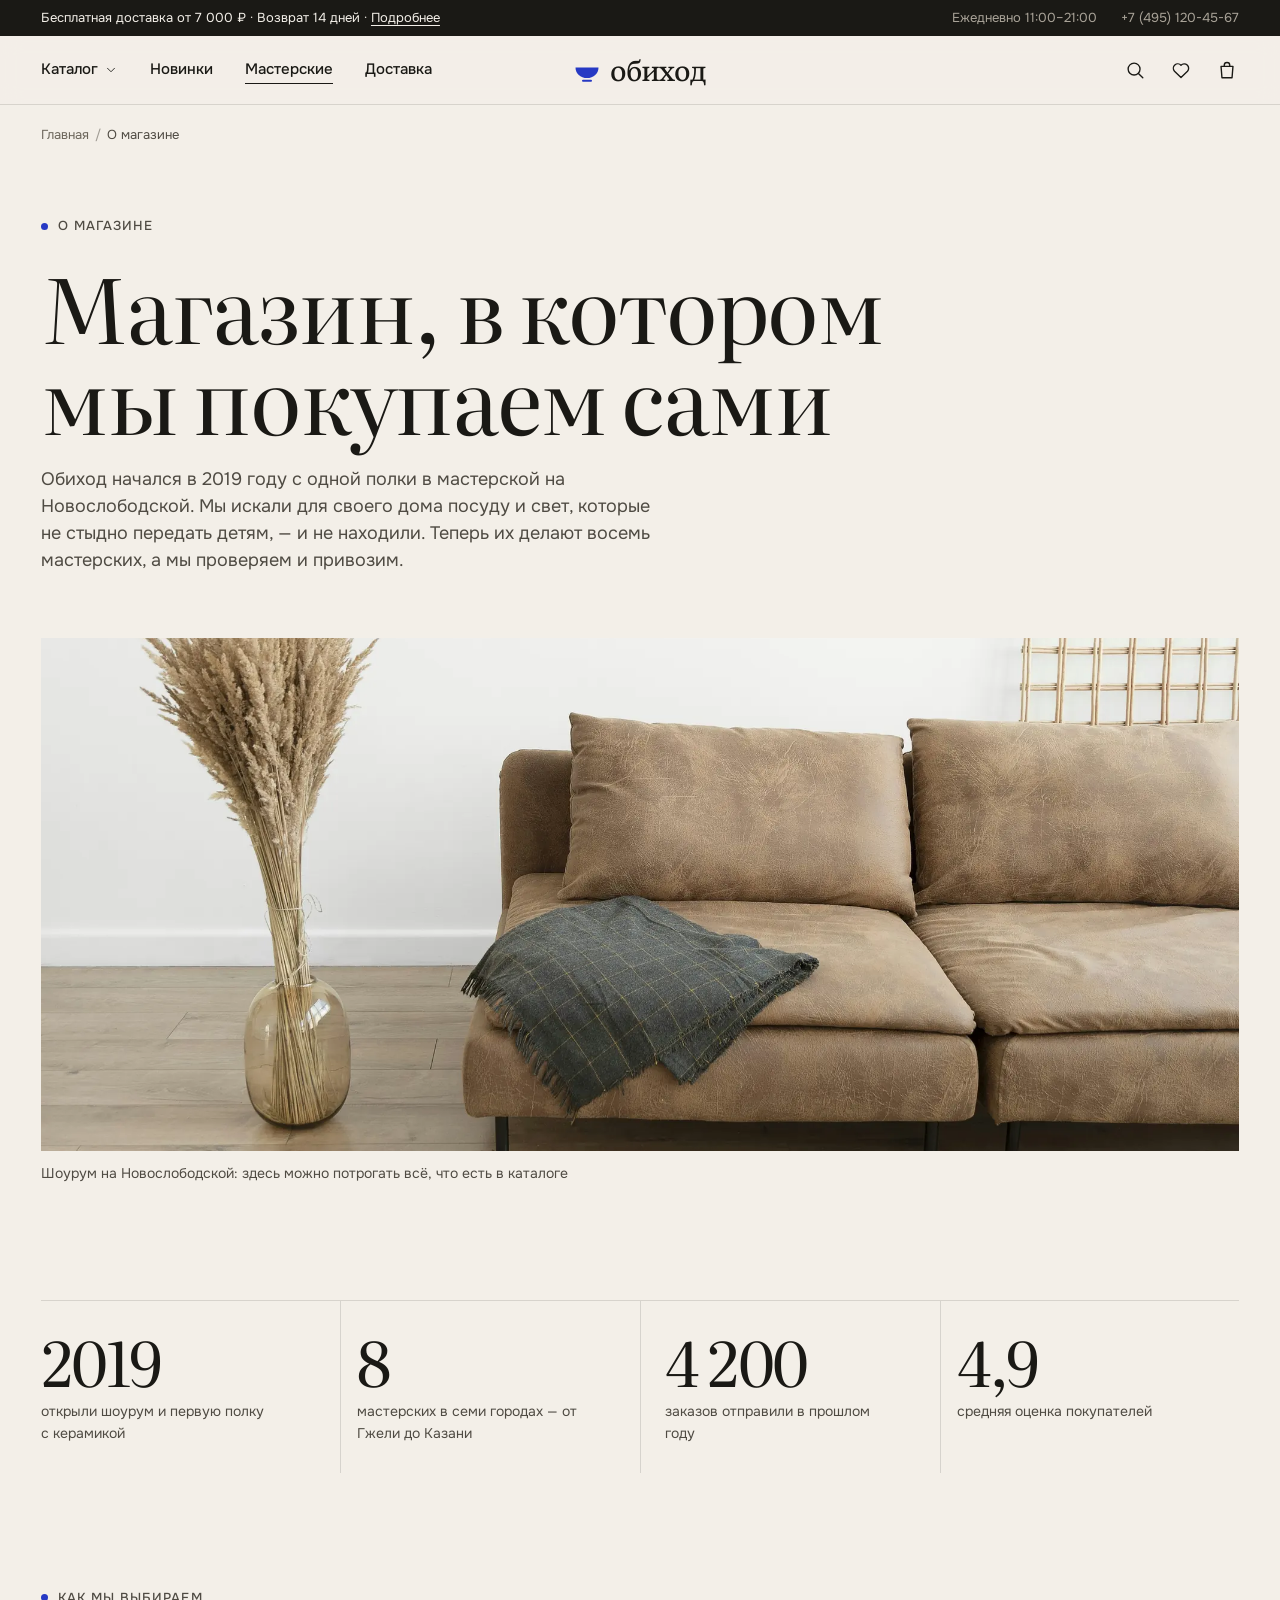
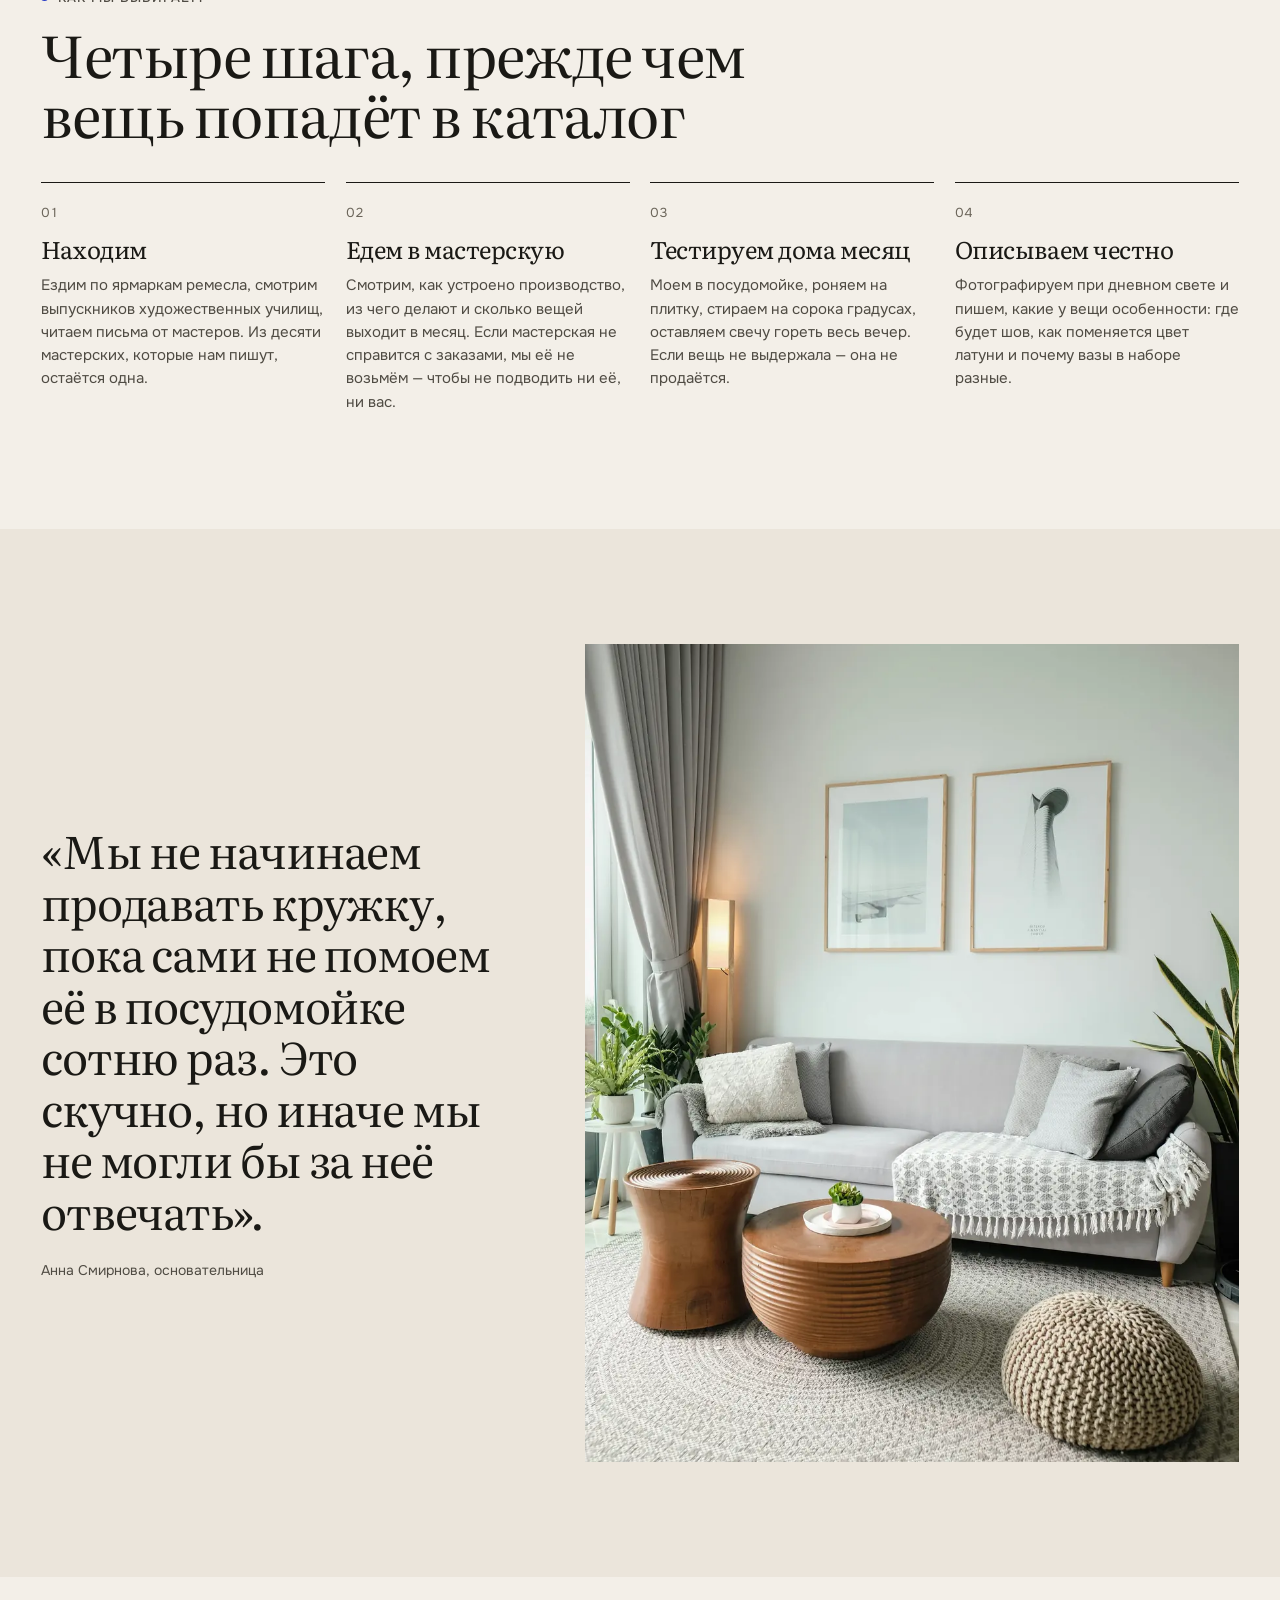
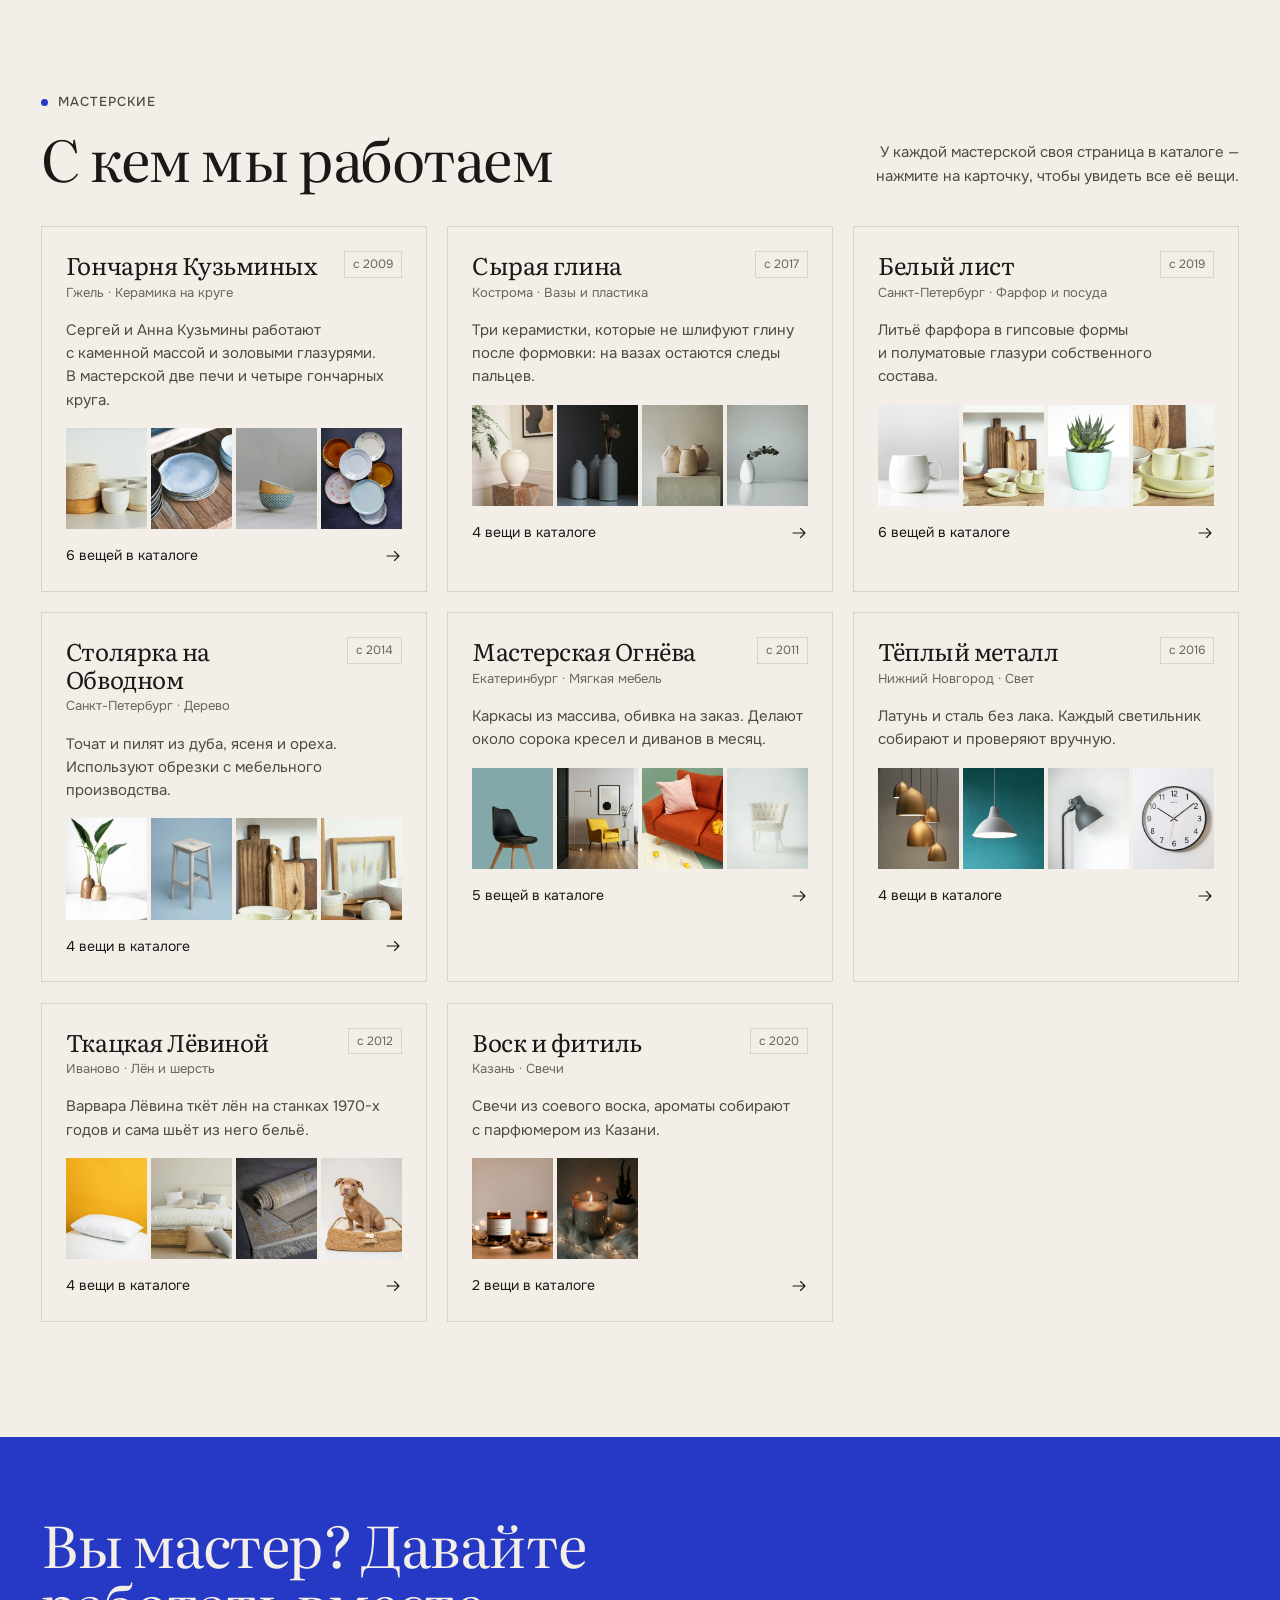
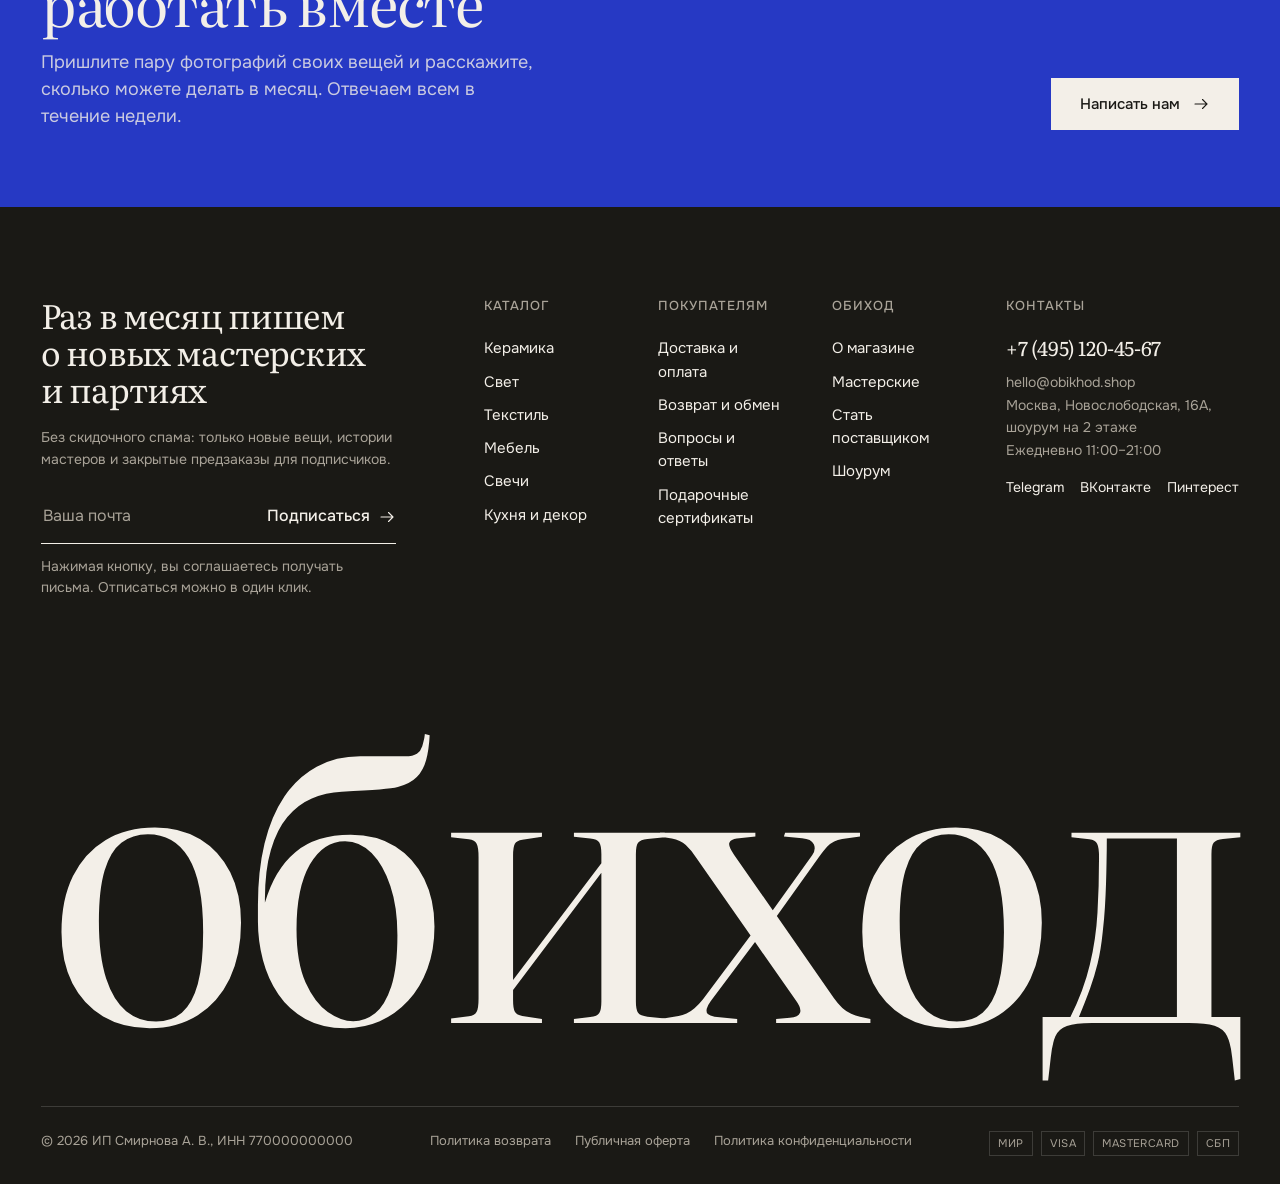
<file: about.html>
<!doctype html>
<html lang="ru" class="no-js">
<head>
  <meta charset="utf-8">
  <meta name="viewport" content="width=device-width, initial-scale=1, viewport-fit=cover">
  <title>О магазине и мастерских — Обиход</title>
  <meta name="description" content="Как мы выбираем вещи и с какими мастерскими работаем: Гжель, Кострома, Иваново, Петербург, Екатеринбург, Нижний Новгород и Казань.">
  <meta name="theme-color" content="#F3EFE8">
  <link rel="icon" href="assets/img/favicon.svg" type="image/svg+xml">
  <link rel="stylesheet" href="assets/css/fonts.css">
  <link rel="stylesheet" href="assets/css/tokens.css">
  <link rel="stylesheet" href="assets/css/styles.css">
  <script>document.documentElement.className = 'js';</script>
</head>
<body data-page="about">
  <div data-site-header></div>

  <main id="main">
    <div class="container">
      <nav aria-label="Навигация по разделам"><ol class="crumbs"><li><a href="index.html">Главная</a></li><li aria-current="page">О магазине</li></ol></nav>
      <header class="page-hero">
        <p class="eyebrow">О магазине</p>
        <h1 class="h1">Магазин, в котором мы покупаем сами</h1>
        <p class="lead">Обиход начался в 2019 году с одной полки в мастерской на Новослободской. Мы искали для своего дома посуду и свет, которые не стыдно передать детям, — и не находили. Теперь их делают восемь мастерских, а мы проверяем и привозим.</p>
      </header>
    </div>

    <figure class="container" style="margin-bottom:var(--section)">
      <img src="assets/img/editorial/room1-md.webp" srcset="assets/img/editorial/room1-md.webp 1000w, assets/img/editorial/room1.webp 2000w" sizes="100vw" alt="Светлая гостиная: бежевый диван, плед и сухая трава в стеклянной вазе" width="2000" height="1333" style="width:100%;aspect-ratio:21/9;object-fit:cover;object-position:50% 60%;background:var(--c-paper-3)" fetchpriority="high">
      <figcaption class="small muted" style="margin-top:12px">Шоурум на Новослободской: здесь можно потрогать всё, что есть в каталоге</figcaption>
    </figure>

    <section class="section section--flush" aria-label="В цифрах" style="padding-top:0">
      <div class="container">
        <dl class="numbers">
          <div class="reveal"><dt>2019</dt><dd>открыли шоурум и первую полку с керамикой</dd></div>
          <div class="reveal" style="--i:1"><dt>8</dt><dd>мастерских в семи городах — от Гжели до Казани</dd></div>
          <div class="reveal" style="--i:2"><dt>4 200</dt><dd>заказов отправили в прошлом году</dd></div>
          <div class="reveal" style="--i:3"><dt>4,9</dt><dd>средняя оценка покупателей</dd></div>
        </dl>
      </div>
    </section>

    <section class="section" aria-labelledby="how-title">
      <div class="container">
        <div class="section-head">
          <div class="section-head__title"><p class="eyebrow">Как мы выбираем</p><h2 class="h2" id="how-title">Четыре шага, прежде чем вещь попадёт в каталог</h2></div>
        </div>
        <ol class="process">
          <li class="reveal"><h3>Находим</h3><p>Ездим по ярмаркам ремесла, смотрим выпускников художественных училищ, читаем письма от мастеров. Из десяти мастерских, которые нам пишут, остаётся одна.</p></li>
          <li class="reveal" style="--i:1"><h3>Едем в мастерскую</h3><p>Смотрим, как устроено производство, из чего делают и сколько вещей выходит в месяц. Если мастерская не справится с заказами, мы её не возьмём — чтобы не подводить ни её, ни вас.</p></li>
          <li class="reveal" style="--i:2"><h3>Тестируем дома месяц</h3><p>Моем в посудомойке, роняем на плитку, стираем на сорока градусах, оставляем свечу гореть весь вечер. Если вещь не выдержала — она не продаётся.</p></li>
          <li class="reveal" style="--i:3"><h3>Описываем честно</h3><p>Фотографируем при дневном свете и пишем, какие у вещи особенности: где будет шов, как поменяется цвет латуни и почему вазы в наборе разные.</p></li>
        </ol>
      </div>
    </section>

    <section class="section section--alt" aria-label="Слова основательницы">
      <div class="container split split--rev">
        <div class="split__media reveal" style="aspect-ratio:4/5"><img src="assets/img/editorial/room3-md.webp" alt="Гостиная с деревянными столиками и вязаным пледом" width="1000" height="1500" loading="lazy"></div>
        <figure class="quote reveal" style="--i:1">
          <blockquote>«Мы не начинаем продавать кружку, пока сами не помоем её в посудомойке сотню раз. Это скучно, но иначе мы не могли бы за неё отвечать».</blockquote>
          <figcaption>Анна Смирнова, основательница</figcaption>
        </figure>
      </div>
    </section>

    <section class="section" id="makers" aria-labelledby="makers-title">
      <div class="container">
        <div class="section-head">
          <div class="section-head__title"><p class="eyebrow">Мастерские</p><h2 class="h2" id="makers-title">С кем мы работаем</h2></div>
          <div class="section-head__aside"><p class="section-head__note">У каждой мастерской своя страница в каталоге — нажмите на карточку, чтобы увидеть все её вещи.</p></div>
        </div>
        <div class="makers-grid" data-makers-grid></div>
      </div>
    </section>

    <section class="cta-band" id="join" aria-labelledby="join-title">
      <div class="container cta-band__inner">
        <div style="display:grid;gap:16px">
          <h2 class="h2" id="join-title">Вы мастер? Давайте работать вместе</h2>
          <p class="lead">Пришлите пару фотографий своих вещей и расскажите, сколько можете делать в месяц. Отвечаем всем в течение недели.</p>
        </div>
        <a class="btn btn--light" data-join-mail href="mailto:">Написать нам<svg class="icon-arrow" viewBox="0 0 24 24" fill="none" stroke="currentColor" stroke-width="1.5" stroke-linecap="round" aria-hidden="true"><path d="M4 12h16M14 6l6 6-6 6"/></svg></a>
      </div>
    </section>
  </main>

  <div data-site-footer></div>

  <script src="assets/js/config.js"></script>
  <script src="assets/js/data.js"></script>
  <script src="assets/js/app.js"></script>
  <script src="assets/js/info.js"></script>
</body>
</html>
</file>
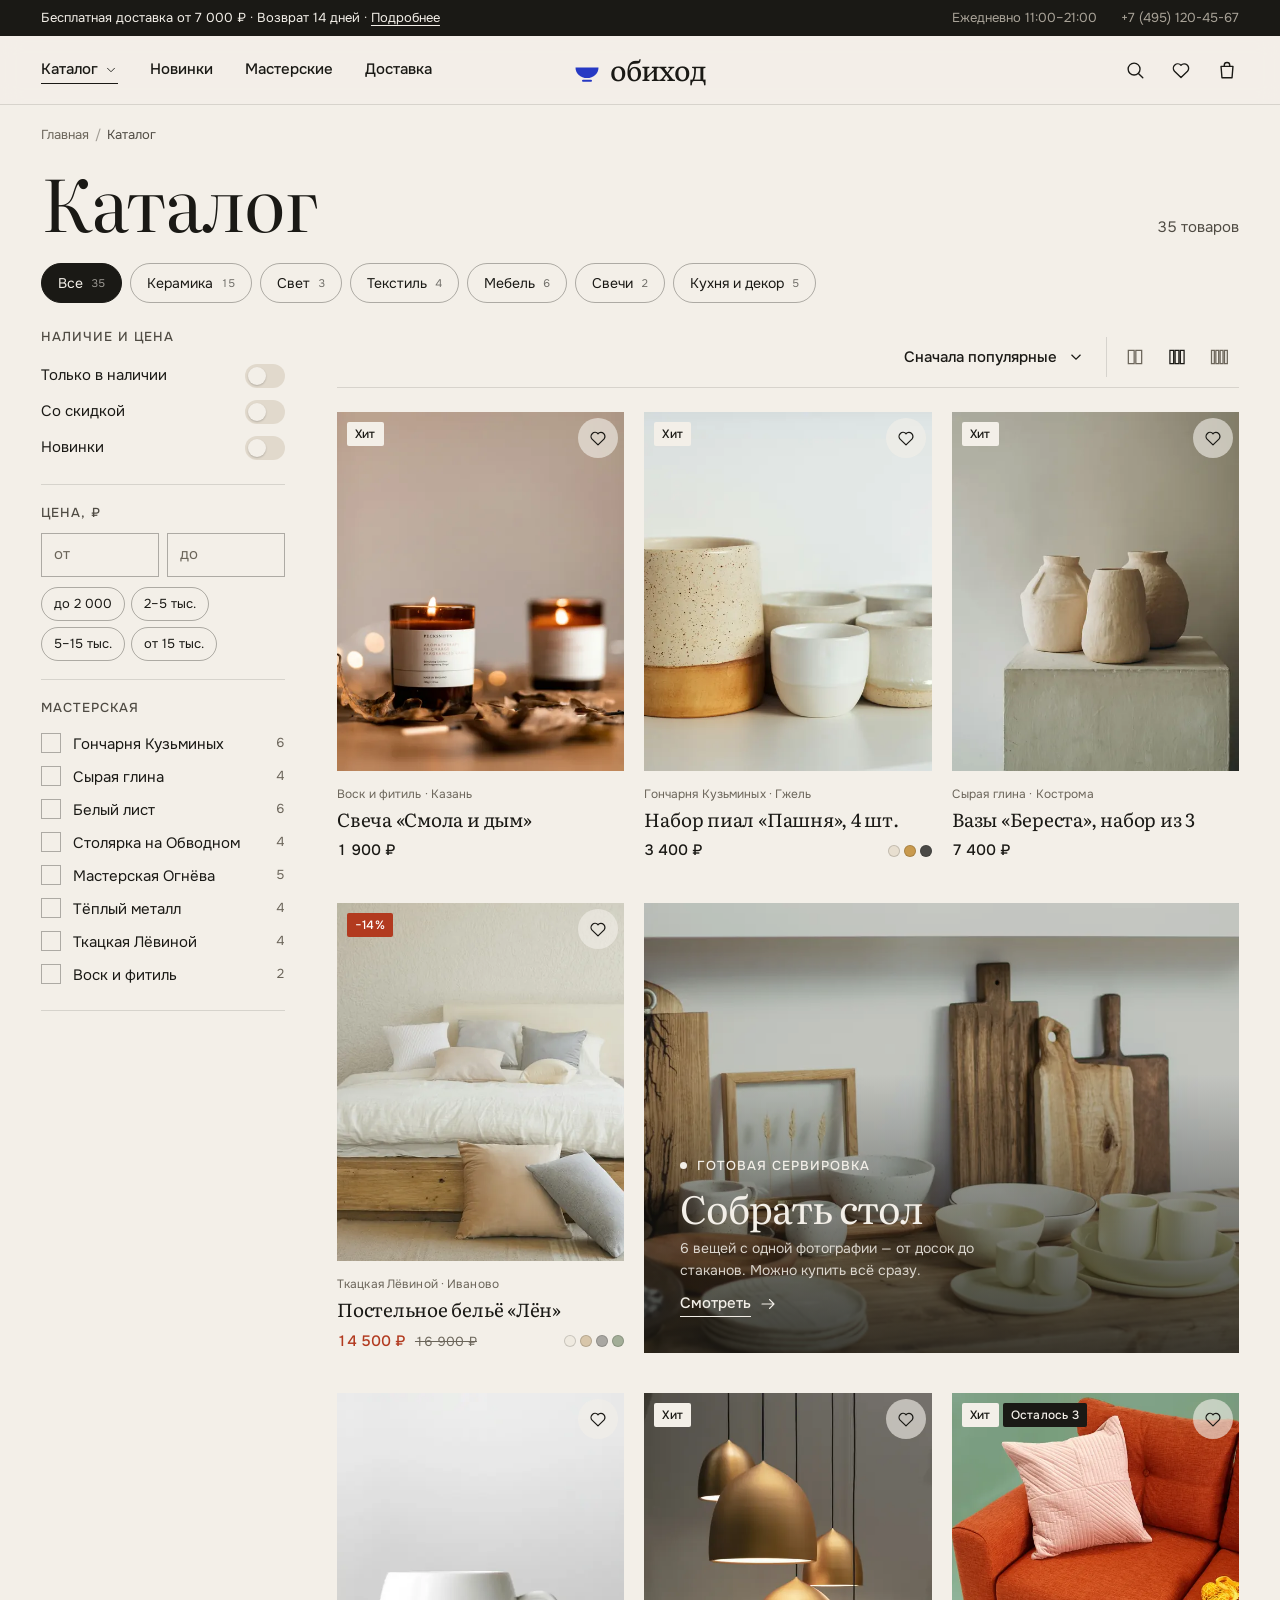
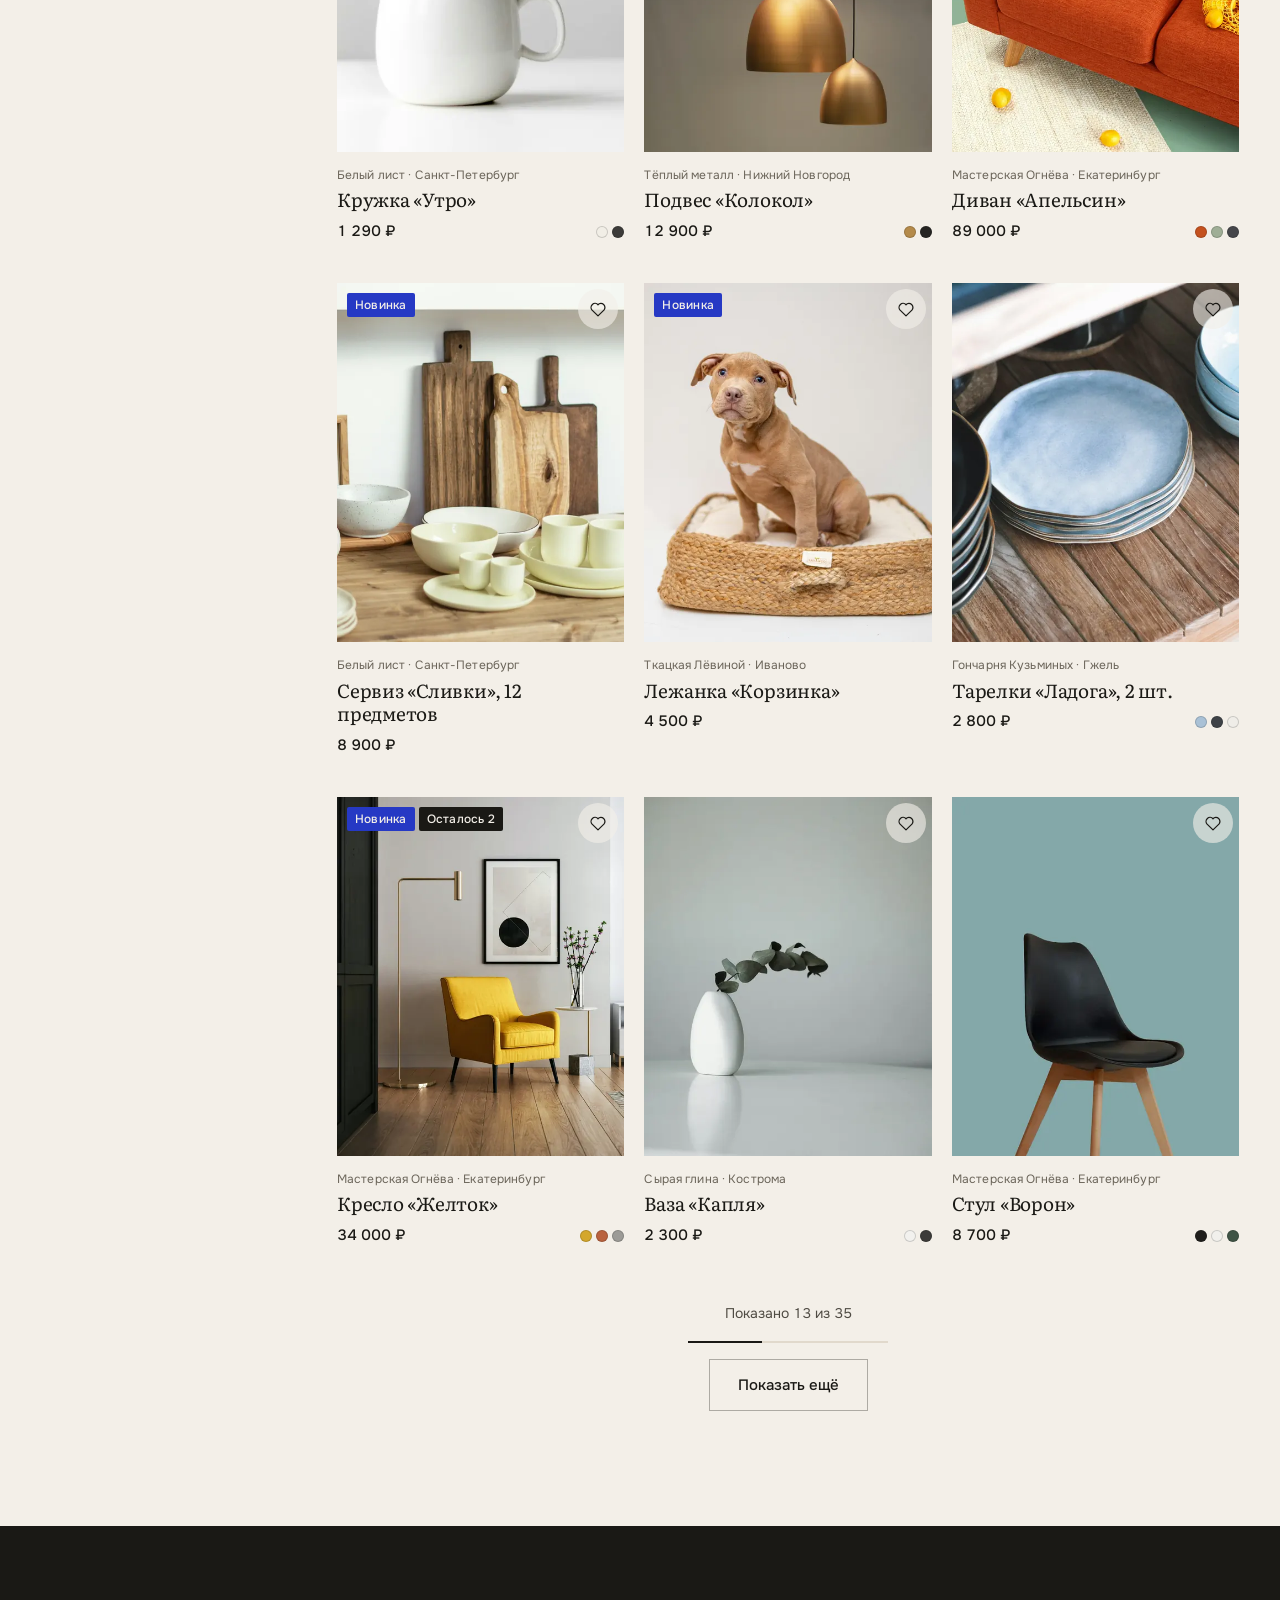
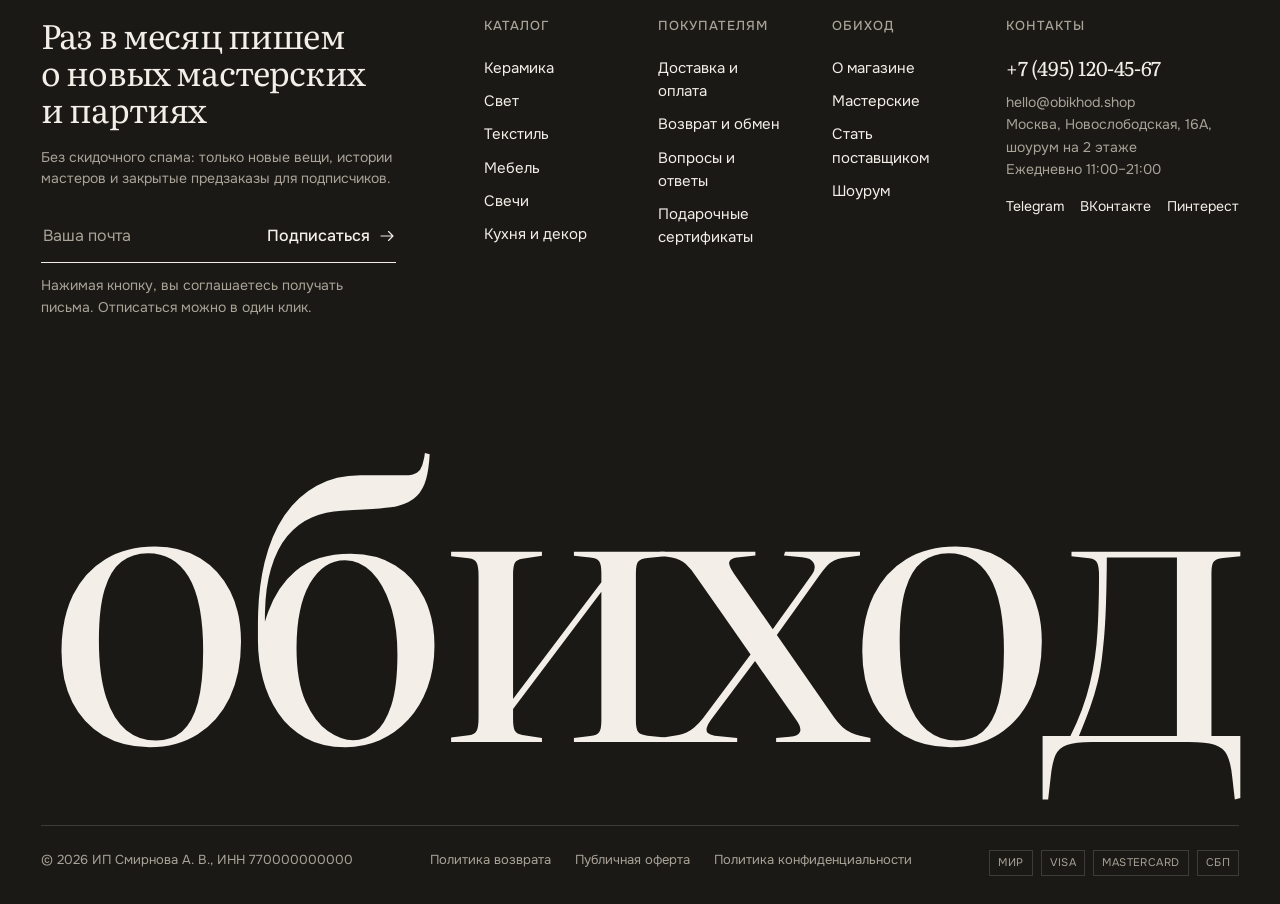
<file: catalog.html>
<!doctype html>
<html lang="ru" class="no-js">
<head>
  <meta charset="utf-8">
  <meta name="viewport" content="width=device-width, initial-scale=1, viewport-fit=cover">
  <title>Каталог — Обиход</title>
  <meta name="description" content="Керамика, свет, текстиль, мебель и свечи от небольших мастерских. Фильтры по цене, мастерской и наличию.">
  <meta name="theme-color" content="#F3EFE8">
  <link rel="icon" href="assets/img/favicon.svg" type="image/svg+xml">
  <link rel="stylesheet" href="assets/css/fonts.css">
  <link rel="stylesheet" href="assets/css/tokens.css">
  <link rel="stylesheet" href="assets/css/styles.css">
  <script>document.documentElement.className = 'js';</script>
</head>
<body data-page="catalog">
  <div data-site-header></div>

  <main id="main">
    <div class="container">
      <nav aria-label="Навигация по разделам"><ol class="crumbs" data-crumbs></ol></nav>

      <header class="page-head">
        <div class="page-head__row">
          <h1 class="h1" data-title>Каталог</h1>
          <p class="page-head__count" data-count aria-live="polite"></p>
        </div>
        <p class="page-head__desc" data-desc hidden></p>
        <nav class="chips chips--scroll" aria-label="Категории" data-cat-chips></nav>
      </header>
    </div>

    <div class="container catalog">
      <aside class="filters" aria-label="Фильтры" data-filters></aside>

      <div class="catalog__main">
        <div class="toolbar">
          <div class="toolbar__left">
            <button class="btn btn--outline btn--sm toolbar__filters-btn" type="button" data-open="filters" aria-controls="drawer-filters">
              <svg viewBox="0 0 24 24" fill="none" stroke="currentColor" stroke-width="1.5" stroke-linecap="round" aria-hidden="true"><path d="M4 7h9M17 7h3M4 17h3M11 17h9"/><circle cx="15" cy="7" r="2"/><circle cx="9" cy="17" r="2"/></svg>
              Фильтры<span data-filters-n></span>
            </button>
            <div class="active-filters" data-active></div>
          </div>
          <div class="toolbar__right">
            <label class="visually-hidden" for="sort">Сортировка</label>
            <select class="select select--bare" id="sort" data-sort>
              <option value="pop">Сначала популярные</option>
              <option value="new">Сначала новые</option>
              <option value="price-asc">Сначала дешевле</option>
              <option value="price-desc">Сначала дороже</option>
              <option value="rating">По рейтингу</option>
            </select>
            <div class="view-toggle" role="group" aria-label="Вид сетки">
              <button type="button" data-cols="2" aria-pressed="false" aria-label="Две колонки"><svg viewBox="0 0 24 24" fill="none" stroke="currentColor" stroke-width="1.5" aria-hidden="true"><path d="M4 4h7v16H4zM13 4h7v16h-7z"/></svg></button>
              <button type="button" data-cols="3" aria-pressed="true" aria-label="Три колонки"><svg viewBox="0 0 24 24" fill="none" stroke="currentColor" stroke-width="1.5" aria-hidden="true"><path d="M3.5 4h4.5v16H3.5zM9.75 4h4.5v16h-4.5zM16 4h4.5v16H16z"/></svg></button>
              <button type="button" data-cols="4" aria-pressed="false" aria-label="Четыре колонки"><svg viewBox="0 0 24 24" fill="none" stroke="currentColor" stroke-width="1.5" aria-hidden="true"><path d="M3 4h3.4v16H3zM8.2 4h3.4v16H8.2zM13.4 4h3.4v16h-3.4zM18.6 4H22v16h-3.4z"/></svg></button>
            </div>
          </div>
        </div>

        <div class="products" data-grid data-grid-cols="3"></div>
        <div class="empty" data-empty hidden></div>
        <div class="load-more" data-more hidden>
          <p data-more-text></p>
          <div class="load-more__bar" aria-hidden="true"><span data-more-bar></span></div>
          <button class="btn btn--outline" type="button" data-more-btn>Показать ещё</button>
        </div>
      </div>
    </div>

    <!-- Фильтры на телефоне -->
    <aside class="drawer drawer--left filters-drawer" id="drawer-filters" data-drawer="filters" role="dialog" aria-modal="true" aria-labelledby="filters-title" tabindex="-1">
      <div class="drawer__head">
        <h2 class="drawer__title" id="filters-title">Фильтры</h2>
        <button class="icon-btn" type="button" data-close aria-label="Закрыть фильтры"><svg viewBox="0 0 24 24" fill="none" stroke="currentColor" stroke-width="1.5" stroke-linecap="round" aria-hidden="true"><path d="m6 6 12 12M18 6 6 18"/></svg></button>
      </div>
      <div class="drawer__body" data-filters-m></div>
      <div class="drawer__foot">
        <button class="btn btn--block" type="button" data-close data-show-btn>Показать</button>
      </div>
    </aside>
  </main>

  <div data-site-footer></div>

  <script src="assets/js/config.js"></script>
  <script src="assets/js/data.js"></script>
  <script src="assets/js/app.js"></script>
  <script src="assets/js/catalog.js"></script>
</body>
</html>
</file>
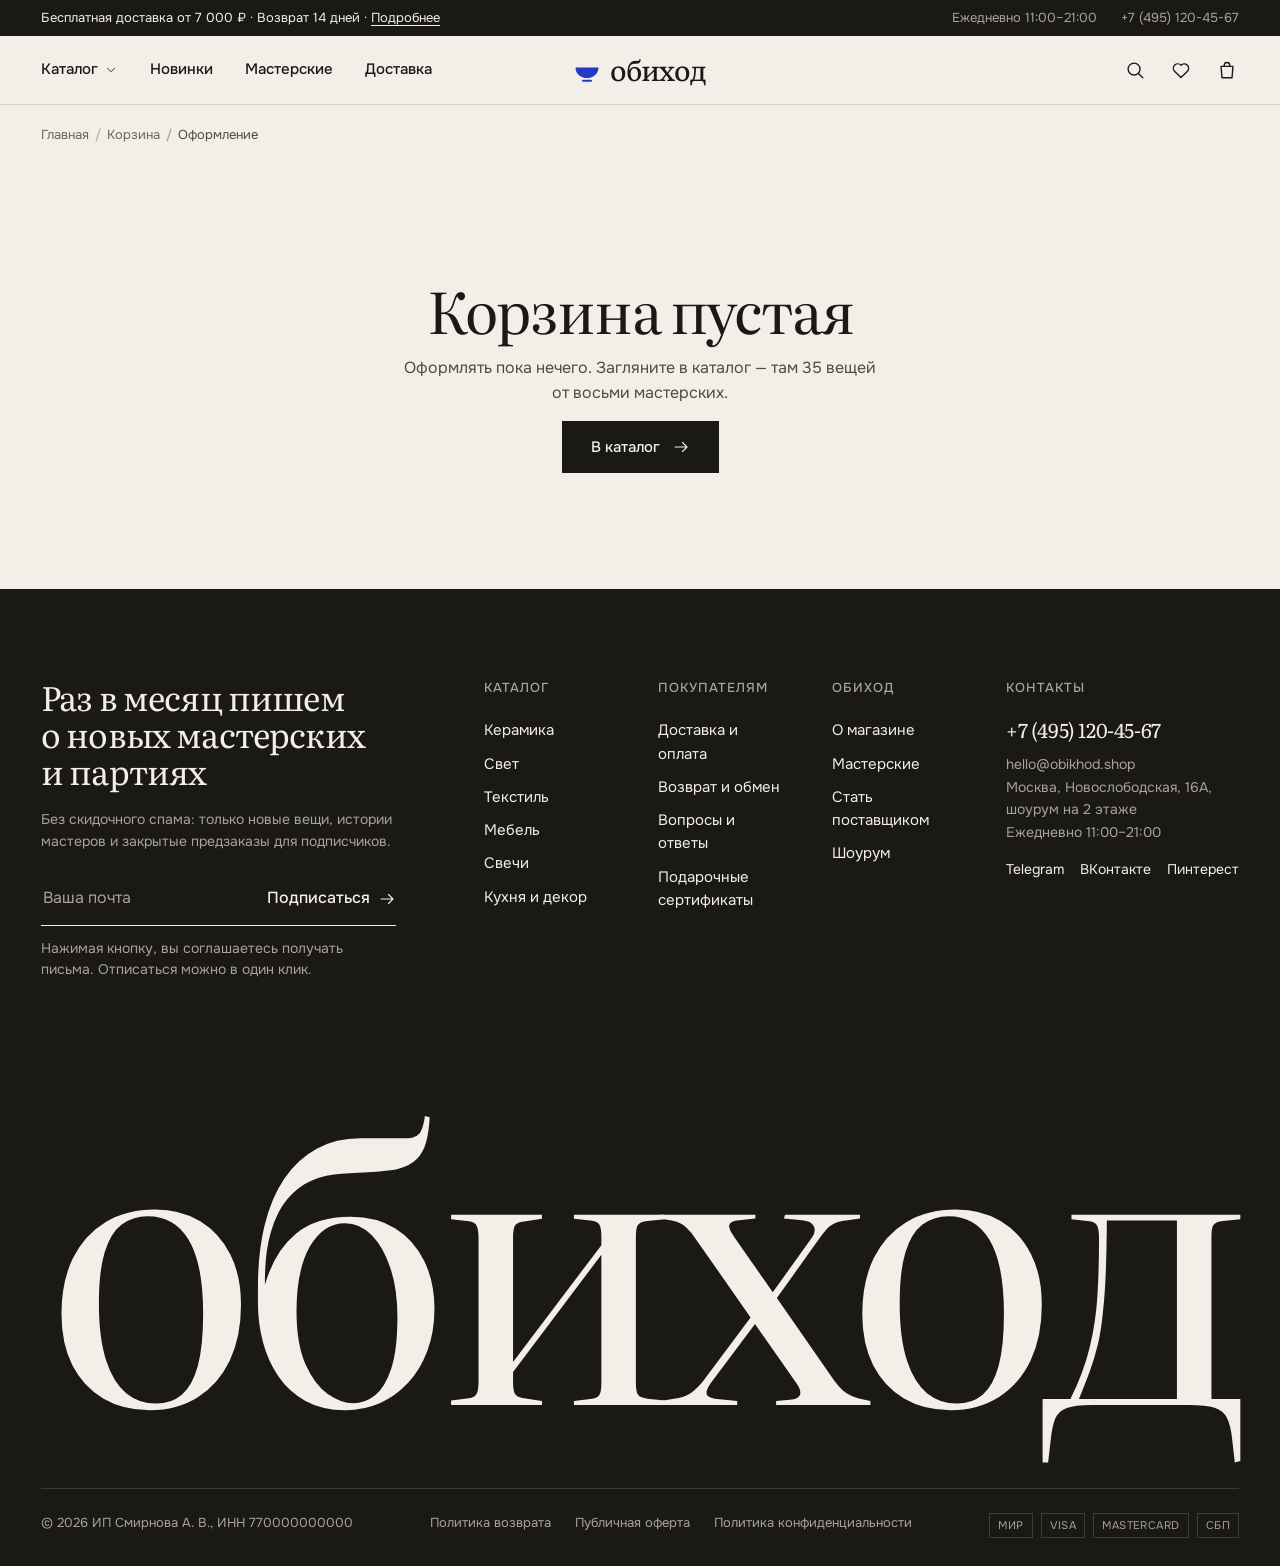
<file: checkout.html>
<!doctype html>
<html lang="ru" class="no-js">
<head>
  <meta charset="utf-8">
  <meta name="viewport" content="width=device-width, initial-scale=1, viewport-fit=cover">
  <title>Оформление заказа — Обиход</title>
  <meta name="robots" content="noindex">
  <meta name="theme-color" content="#F3EFE8">
  <link rel="icon" href="assets/img/favicon.svg" type="image/svg+xml">
  <link rel="stylesheet" href="assets/css/fonts.css">
  <link rel="stylesheet" href="assets/css/tokens.css">
  <link rel="stylesheet" href="assets/css/styles.css">
  <script>document.documentElement.className = 'js';</script>
</head>
<body data-page="checkout">
  <div data-site-header></div>

  <main id="main">
    <div class="container">
      <nav aria-label="Навигация по разделам"><ol class="crumbs"><li><a href="index.html">Главная</a></li><li><a href="#cart" data-open="cart">Корзина</a></li><li aria-current="page">Оформление</li></ol></nav>
      <div data-checkout></div>
    </div>
  </main>

  <div data-site-footer></div>

  <script src="assets/js/config.js"></script>
  <script src="assets/js/data.js"></script>
  <script src="assets/js/app.js"></script>
  <script src="assets/js/checkout.js"></script>
</body>
</html>
</file>
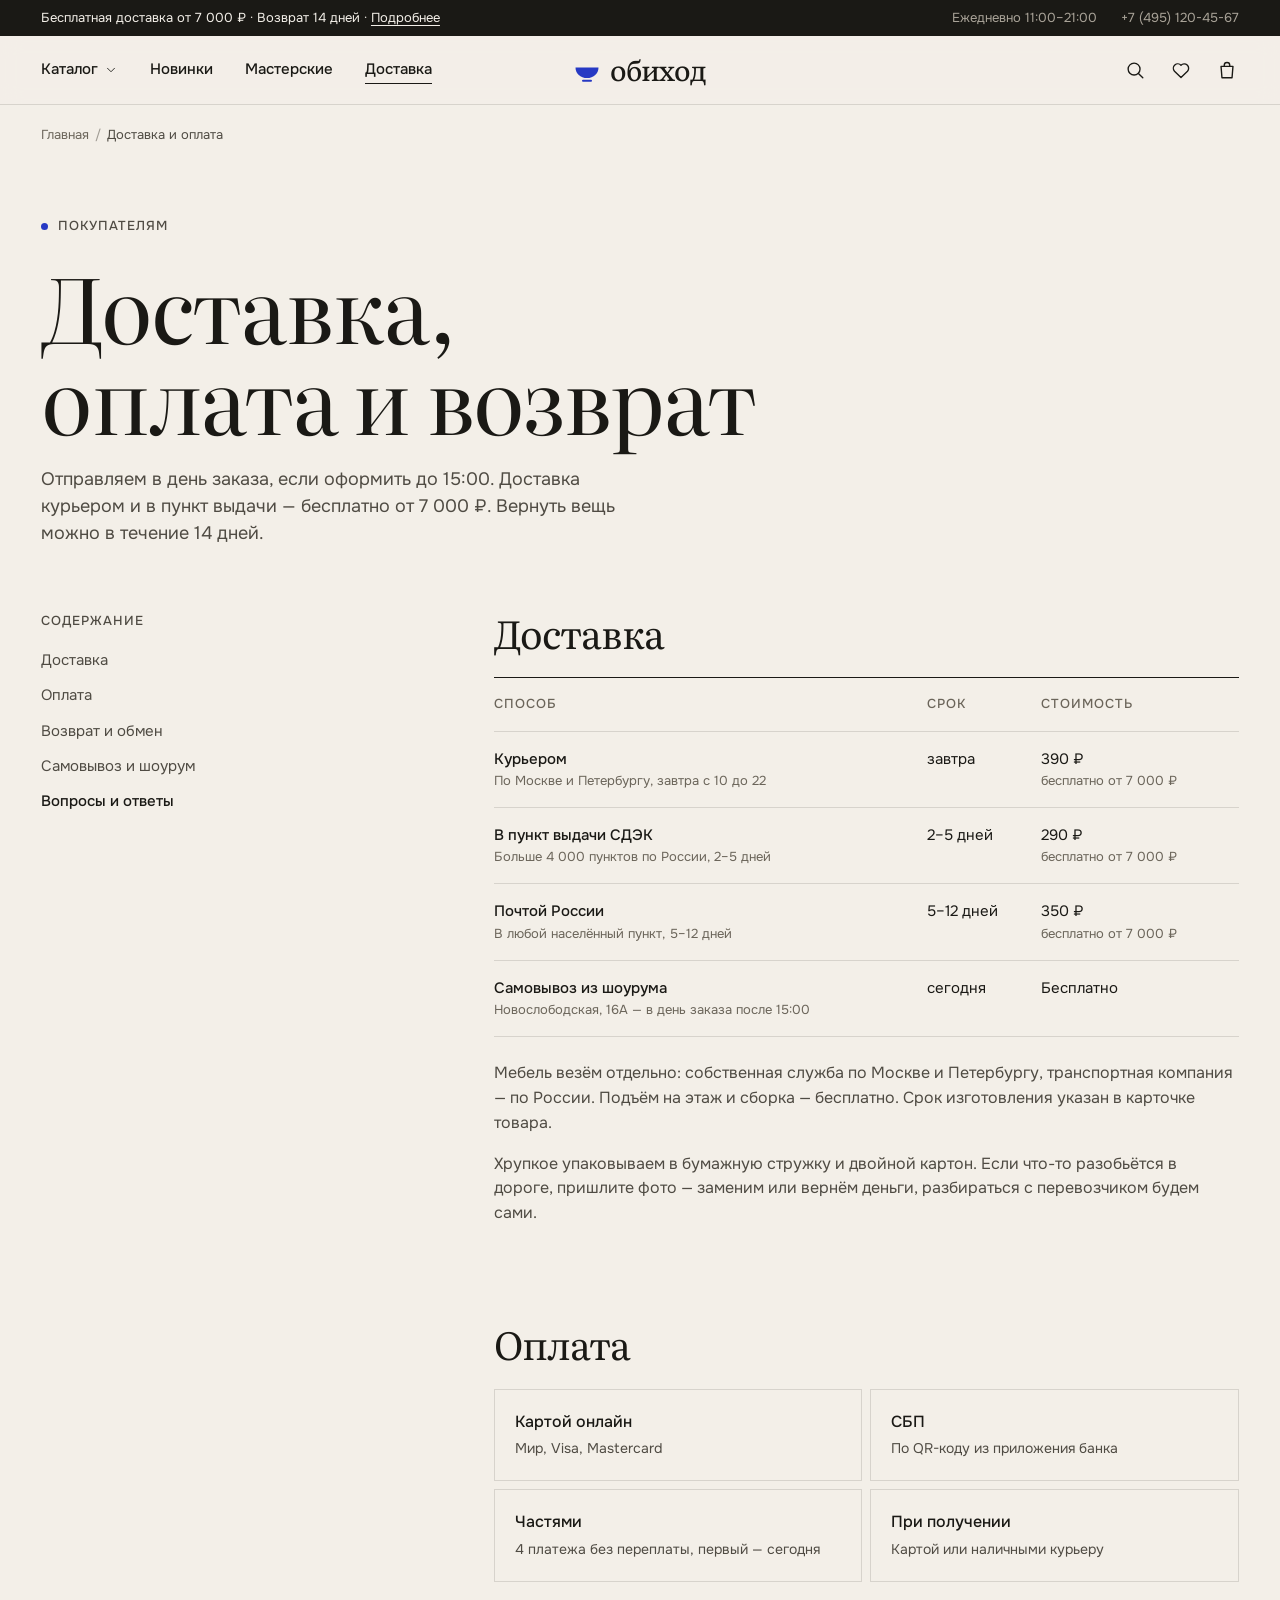
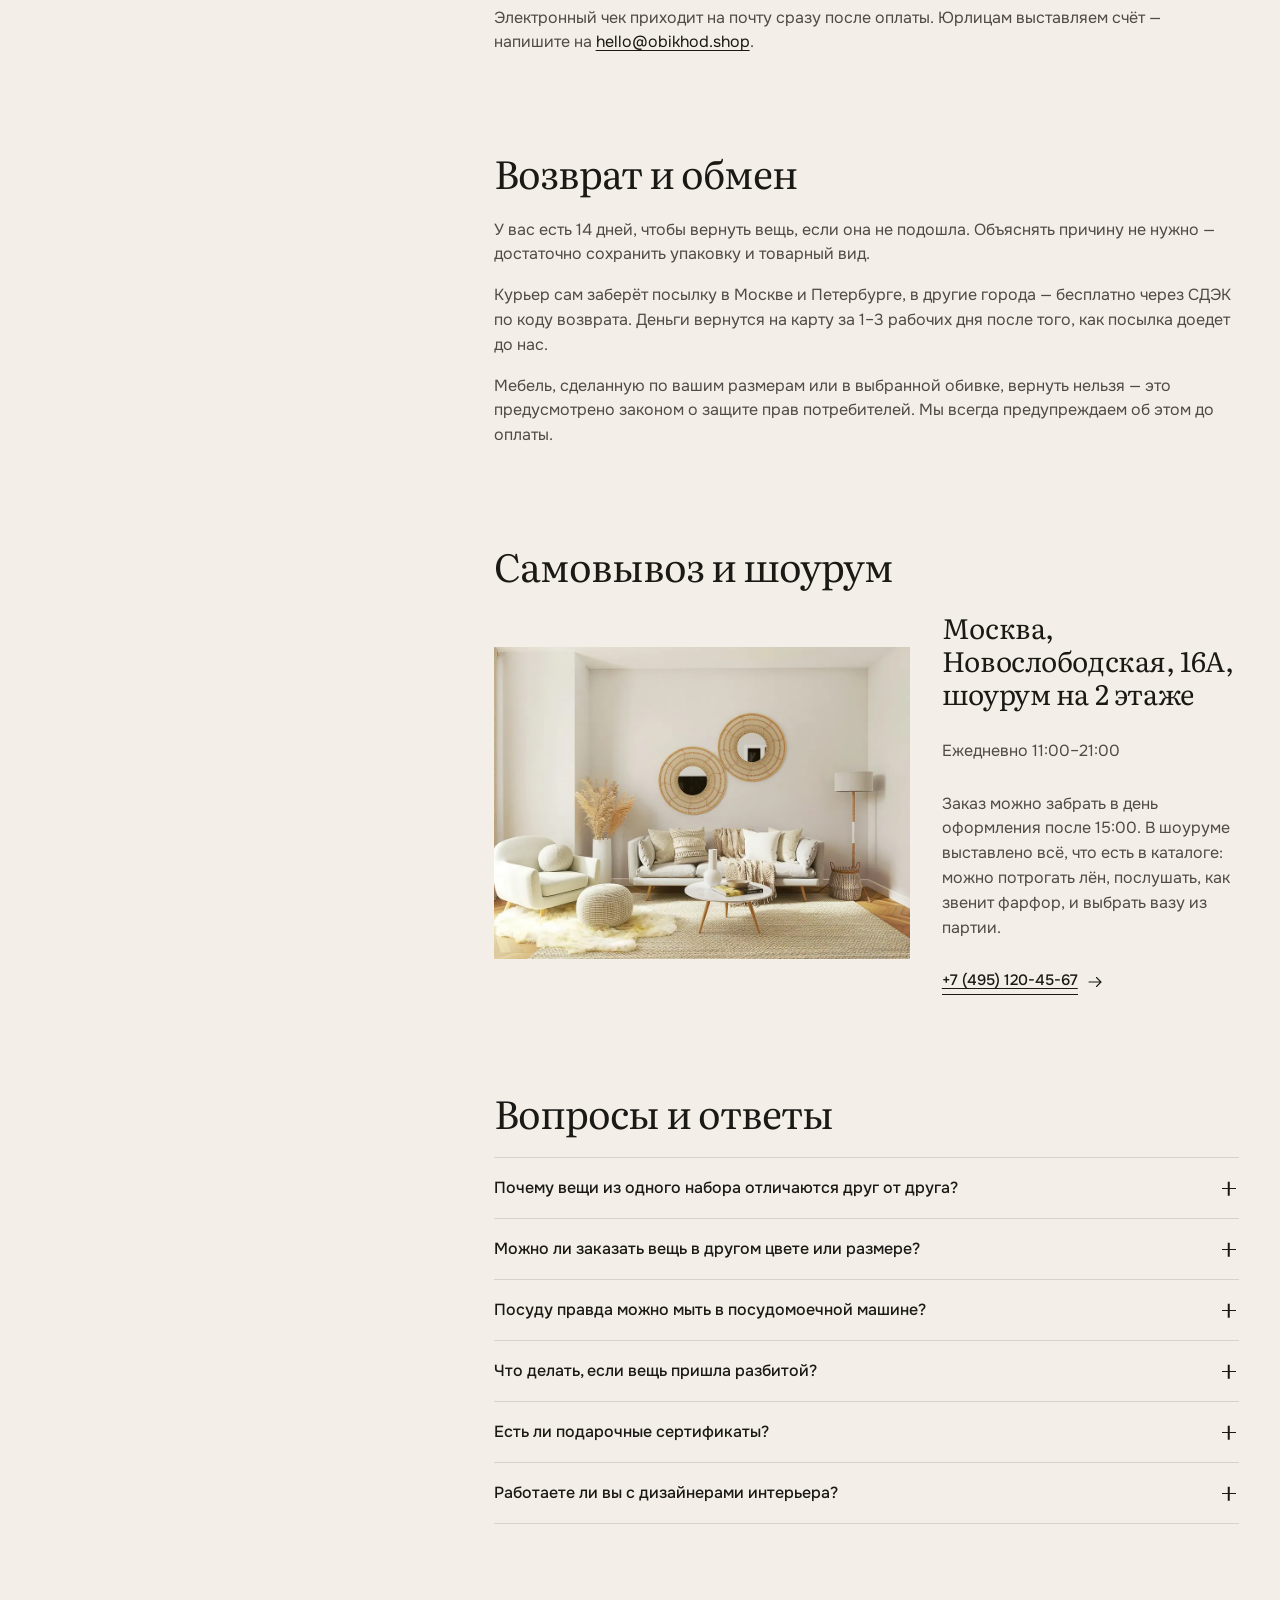
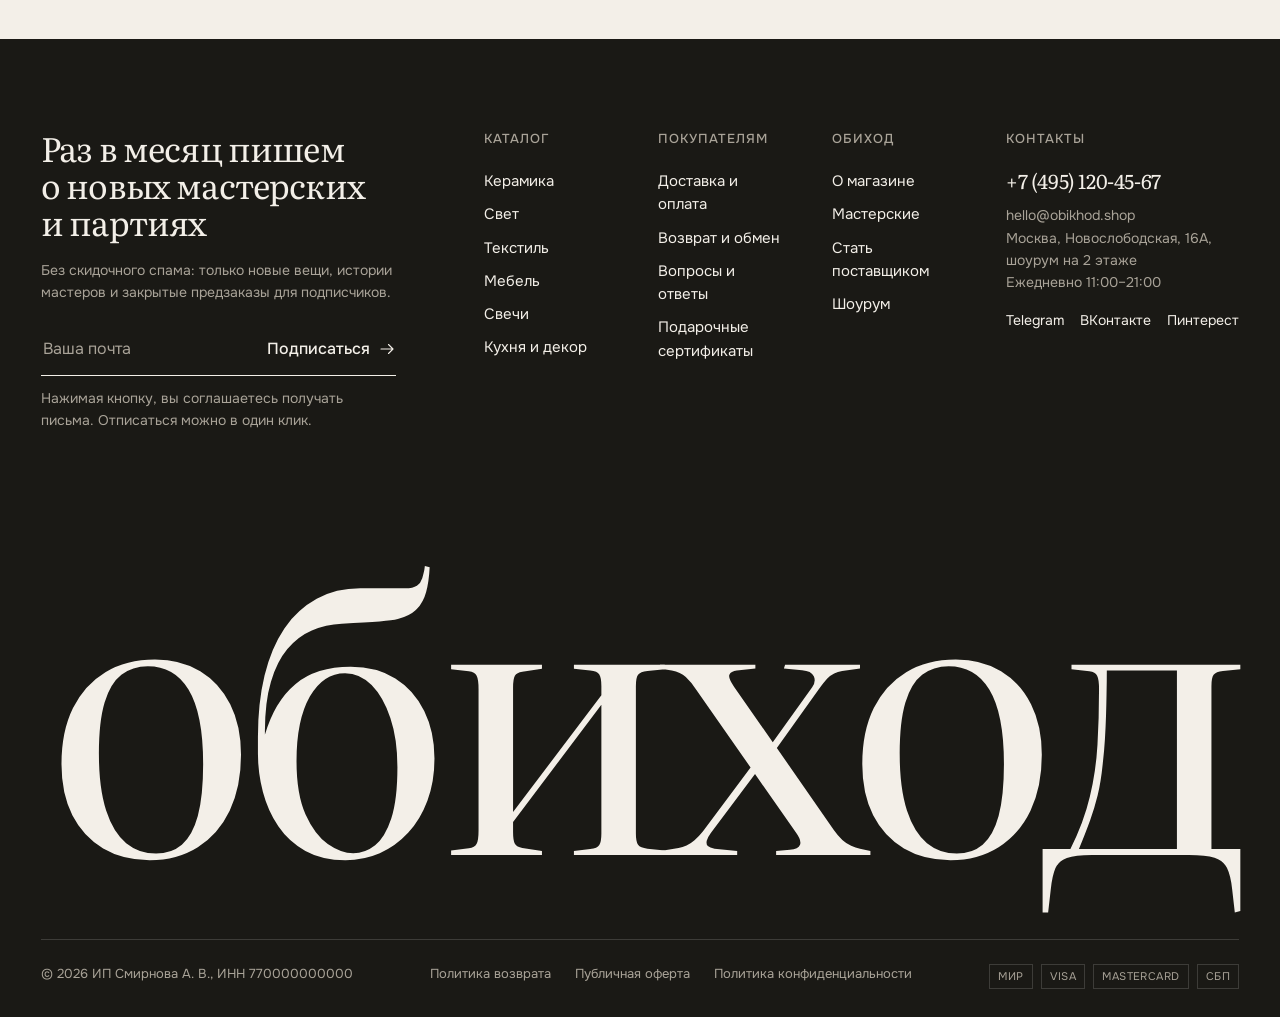
<file: delivery.html>
<!doctype html>
<html lang="ru" class="no-js">
<head>
  <meta charset="utf-8">
  <meta name="viewport" content="width=device-width, initial-scale=1, viewport-fit=cover">
  <title>Доставка, оплата и возврат — Обиход</title>
  <meta name="description" content="Курьер завтра по Москве и Петербургу, СДЭК и Почта по России. Бесплатная доставка от 7 000 ₽, возврат 14 дней.">
  <meta name="theme-color" content="#F3EFE8">
  <link rel="icon" href="assets/img/favicon.svg" type="image/svg+xml">
  <link rel="stylesheet" href="assets/css/fonts.css">
  <link rel="stylesheet" href="assets/css/tokens.css">
  <link rel="stylesheet" href="assets/css/styles.css">
  <script>document.documentElement.className = 'js';</script>
</head>
<body data-page="delivery">
  <div data-site-header></div>

  <main id="main">
    <div class="container">
      <nav aria-label="Навигация по разделам"><ol class="crumbs"><li><a href="index.html">Главная</a></li><li aria-current="page">Доставка и оплата</li></ol></nav>
      <header class="page-hero">
        <p class="eyebrow">Покупателям</p>
        <h1 class="h1">Доставка, оплата и&nbsp;возврат</h1>
        <p class="lead" data-free-lead>Отправляем в день заказа, если оформить до 15:00.</p>
      </header>
    </div>

    <div class="container info-grid" style="padding-bottom:var(--section)">
      <aside class="info-grid__aside">
        <p class="eyebrow eyebrow--plain">Содержание</p>
        <nav class="toc" aria-label="Содержание страницы">
          <a href="#delivery">Доставка</a>
          <a href="#payment">Оплата</a>
          <a href="#return">Возврат и обмен</a>
          <a href="#pickup">Самовывоз и шоурум</a>
          <a href="#faq">Вопросы и ответы</a>
        </nav>
      </aside>

      <div style="display:grid;gap:var(--sp-9)">
        <section id="delivery" aria-labelledby="d-title" style="display:grid;gap:24px">
          <h2 class="h3" id="d-title">Доставка</h2>
          <div class="table-wrap">
            <table class="table">
              <thead><tr><th scope="col">Способ</th><th scope="col">Срок</th><th scope="col">Стоимость</th></tr></thead>
              <tbody data-ship-rows></tbody>
            </table>
          </div>
          <div class="prose">
            <p>Мебель везём отдельно: собственная служба по Москве и Петербургу, транспортная компания — по России. Подъём на этаж и сборка — бесплатно. Срок изготовления указан в карточке товара.</p>
            <p>Хрупкое упаковываем в бумажную стружку и двойной картон. Если что-то разобьётся в дороге, пришлите фото — заменим или вернём деньги, разбираться с перевозчиком будем сами.</p>
          </div>
        </section>

        <section id="payment" aria-labelledby="p-title" style="display:grid;gap:24px">
          <h2 class="h3" id="p-title">Оплата</h2>
          <ul class="pay-methods" data-pay-list></ul>
          <p class="prose">Электронный чек приходит на почту сразу после оплаты. Юрлицам выставляем счёт — напишите на <a data-mail href="mailto:"></a>.</p>
        </section>

        <section id="return" aria-labelledby="r-title" style="display:grid;gap:24px">
          <h2 class="h3" id="r-title">Возврат и обмен</h2>
          <div class="prose">
            <p>У вас есть 14 дней, чтобы вернуть вещь, если она не подошла. Объяснять причину не нужно — достаточно сохранить упаковку и товарный вид.</p>
            <p>Курьер сам заберёт посылку в Москве и Петербурге, в другие города — бесплатно через СДЭК по коду возврата. Деньги вернутся на карту за 1–3 рабочих дня после того, как посылка доедет до нас.</p>
            <p>Мебель, сделанную по вашим размерам или в выбранной обивке, вернуть нельзя — это предусмотрено законом о защите прав потребителей. Мы всегда предупреждаем об этом до оплаты.</p>
          </div>
        </section>

        <section id="pickup" aria-labelledby="pk-title" style="display:grid;gap:24px">
          <h2 class="h3" id="pk-title">Самовывоз и шоурум</h2>
          <div class="split" style="gap:32px">
            <div class="split__media" style="aspect-ratio:4/3"><img src="assets/img/editorial/room5-md.webp" alt="Светлая комната с плетёными зеркалами и креслом" width="1000" height="732" loading="lazy"></div>
            <div class="prose" style="display:grid;gap:12px;align-content:start">
              <p class="h4" style="color:var(--c-ink)" data-address></p>
              <p data-hours></p>
              <p>Заказ можно забрать в день оформления после 15:00. В шоуруме выставлено всё, что есть в каталоге: можно потрогать лён, послушать, как звенит фарфор, и выбрать вазу из партии.</p>
              <p><a class="link-arrow" data-phone href="tel:"><span></span><svg viewBox="0 0 24 24" fill="none" stroke="currentColor" stroke-width="1.5" stroke-linecap="round" aria-hidden="true"><path d="M4 12h16M14 6l6 6-6 6"/></svg></a></p>
            </div>
          </div>
        </section>

        <section id="faq" aria-labelledby="f-title" style="display:grid;gap:24px">
          <h2 class="h3" id="f-title">Вопросы и ответы</h2>
          <div>
            <details class="acc"><summary>Почему вещи из одного набора отличаются друг от друга?<span class="acc__icon"></span></summary><div class="acc__body"><p>Потому что их делают руками. Каждую пиалу вытягивают на круге отдельно, глазурь ложится по-разному, крап в массе распределяется случайно. Отличия небольшие, но заметные, если поставить вещи рядом. Мы считаем это достоинством, а не браком.</p></div></details>
            <details class="acc"><summary>Можно ли заказать вещь в другом цвете или размере?<span class="acc__icon"></span></summary><div class="acc__body"><p>Да, большинство мастерских делают вещи под заказ. Напишите нам, какую вещь и в каком цвете хотите, — уточним у мастерской срок и цену. Обычно это 3–6 недель.</p></div></details>
            <details class="acc"><summary>Посуду правда можно мыть в посудомоечной машине?<span class="acc__icon"></span></summary><div class="acc__body"><p>Если в карточке товара написано «можно» — да, мы это проверяли. Исключения — деревянные доски и подставки, вазы без внутренней глазури и всё, что покрыто воском.</p></div></details>
            <details class="acc"><summary>Что делать, если вещь пришла разбитой?<span class="acc__icon"></span></summary><div class="acc__body"><p>Сфотографируйте посылку и вещь и пришлите нам в течение суток после получения. Мы отправим замену или вернём деньги — на выбор. Возвращать осколки не нужно.</p></div></details>
            <details class="acc"><summary>Есть ли подарочные сертификаты?<span class="acc__icon"></span></summary><div class="acc__body"><p>Есть, номиналом от 3 000 до 30 000 ₽. Электронный приходит на почту сразу, бумажный в конверте можно забрать в шоуруме или добавить к заказу.</p></div></details>
            <details class="acc"><summary>Работаете ли вы с дизайнерами интерьера?<span class="acc__icon"></span></summary><div class="acc__body"><p>Да. Для дизайнеров и декораторов — скидка 10%, отдельный менеджер и возможность взять вещи на съёмку. Напишите нам с примерами проектов.</p></div></details>
          </div>
        </section>
      </div>
    </div>
  </main>

  <div data-site-footer></div>

  <script src="assets/js/config.js"></script>
  <script src="assets/js/data.js"></script>
  <script src="assets/js/app.js"></script>
  <script src="assets/js/info.js"></script>
</body>
</html>
</file>
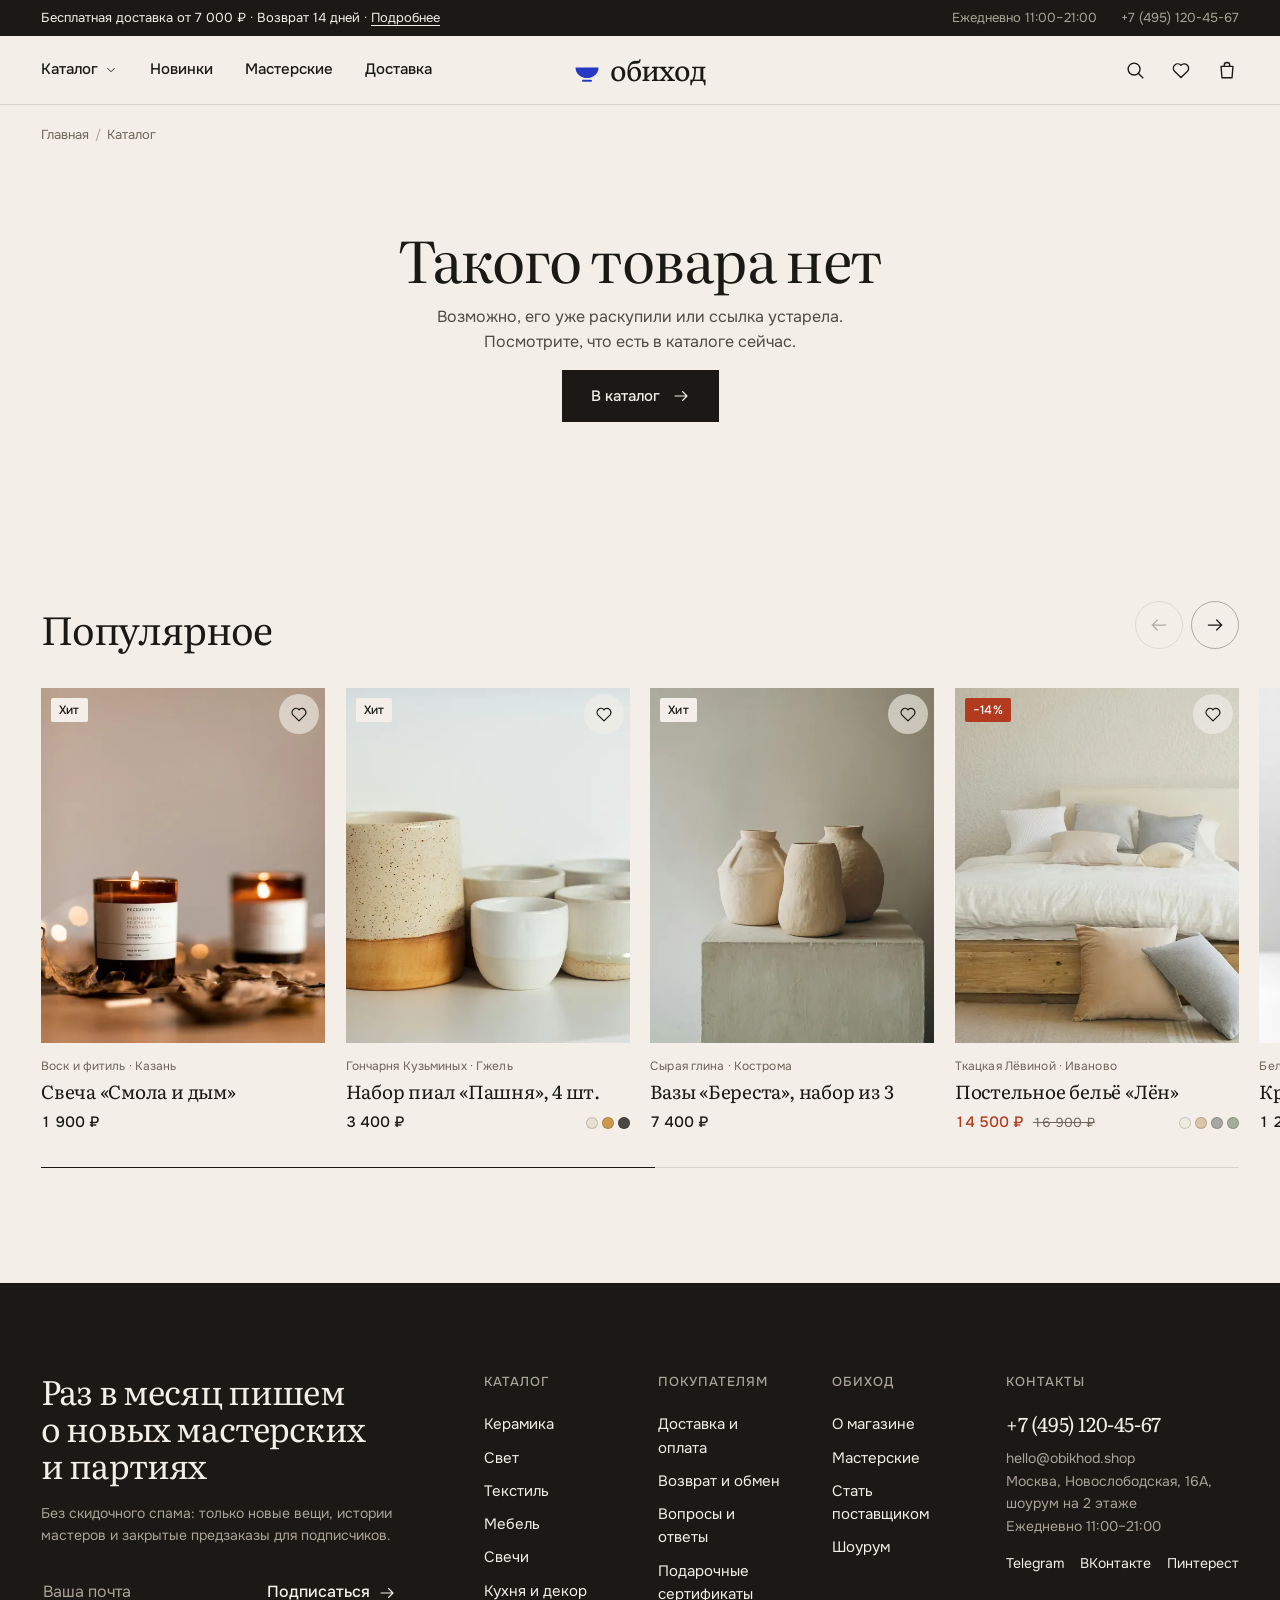
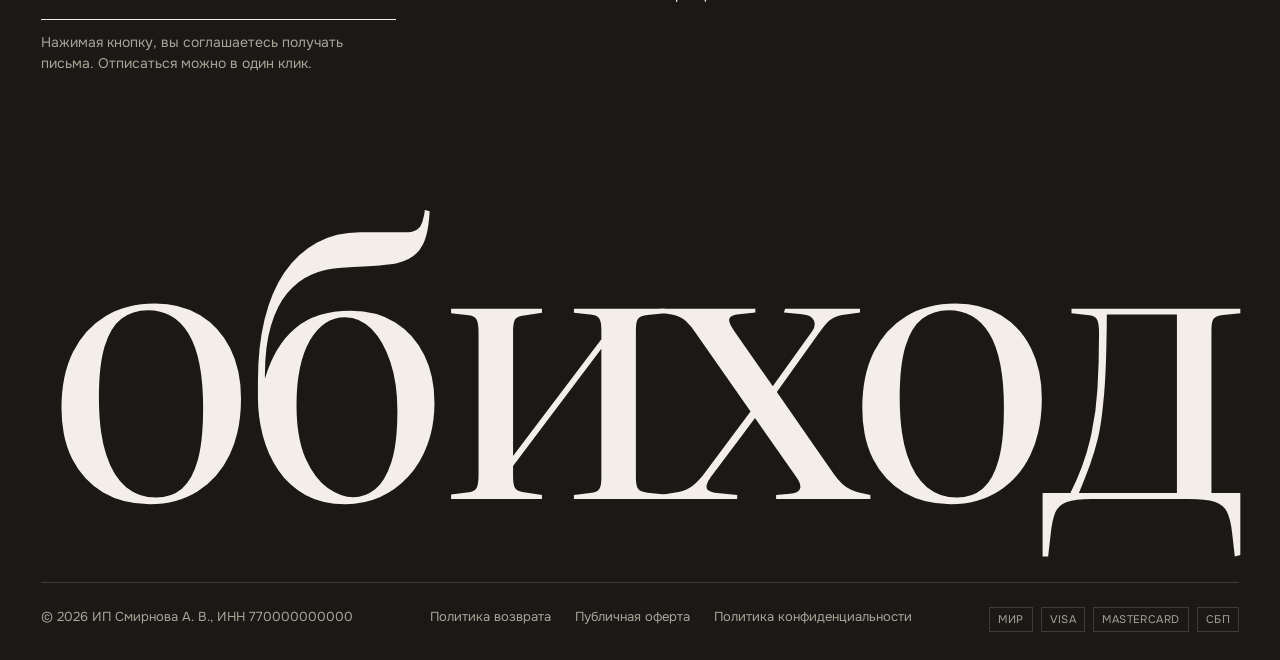
<file: product.html>
<!doctype html>
<html lang="ru" class="no-js">
<head>
  <meta charset="utf-8">
  <meta name="viewport" content="width=device-width, initial-scale=1, viewport-fit=cover">
  <title>Товар — Обиход</title>
  <meta name="description" content="Вещи для дома от небольших мастерских.">
  <meta name="theme-color" content="#F3EFE8">
  <link rel="icon" href="assets/img/favicon.svg" type="image/svg+xml">
  <link rel="stylesheet" href="assets/css/fonts.css">
  <link rel="stylesheet" href="assets/css/tokens.css">
  <link rel="stylesheet" href="assets/css/styles.css">
  <script>document.documentElement.className = 'js';</script>
</head>
<body data-page="product">
  <div data-site-header></div>

  <main id="main">
    <div class="container">
      <nav aria-label="Навигация по разделам"><ol class="crumbs" data-crumbs></ol></nav>
    </div>

    <!-- Основной блок рисуется из data.js по ?id= -->
    <div class="container" data-pdp></div>

    <section class="section" aria-labelledby="related-title" data-related-section>
      <div class="container">
        <div class="section-head">
          <h2 class="h3" id="related-title">С этим покупают</h2>
          <div class="section-head__aside">
            <div class="rail__nav">
              <button class="rail__btn" type="button" data-rail-prev aria-label="Прокрутить назад"><svg viewBox="0 0 24 24" fill="none" stroke="currentColor" stroke-width="1.5" stroke-linecap="round" aria-hidden="true"><path d="M20 12H4M10 6l-6 6 6 6"/></svg></button>
              <button class="rail__btn" type="button" data-rail-next aria-label="Прокрутить вперёд"><svg viewBox="0 0 24 24" fill="none" stroke="currentColor" stroke-width="1.5" stroke-linecap="round" aria-hidden="true"><path d="M4 12h16M14 6l6 6-6 6"/></svg></button>
            </div>
          </div>
        </div>
        <div class="rail" data-rail-related><div class="rail__track" data-related></div><div class="rail__progress" aria-hidden="true"><span></span></div></div>
      </div>
    </section>

    <section class="section section--alt" id="reviews" aria-labelledby="rv-title" data-reviews-section>
      <div class="container rv" data-rv></div>
    </section>

    <section class="section" aria-labelledby="recent-title" data-recent-section hidden>
      <div class="container">
        <div class="section-head">
          <h2 class="h3" id="recent-title">Вы смотрели</h2>
          <div class="section-head__aside">
            <div class="rail__nav">
              <button class="rail__btn" type="button" data-rail-prev aria-label="Прокрутить назад"><svg viewBox="0 0 24 24" fill="none" stroke="currentColor" stroke-width="1.5" stroke-linecap="round" aria-hidden="true"><path d="M20 12H4M10 6l-6 6 6 6"/></svg></button>
              <button class="rail__btn" type="button" data-rail-next aria-label="Прокрутить вперёд"><svg viewBox="0 0 24 24" fill="none" stroke="currentColor" stroke-width="1.5" stroke-linecap="round" aria-hidden="true"><path d="M4 12h16M14 6l6 6-6 6"/></svg></button>
            </div>
          </div>
        </div>
        <div class="rail" data-rail-recent><div class="rail__track" data-recent></div></div>
      </div>
    </section>

    <!-- Лайтбокс -->
    <div class="lightbox" data-lightbox role="dialog" aria-modal="true" aria-label="Фотографии товара" tabindex="-1">
      <div class="lightbox__bar"><span data-lb-count></span>
        <button class="icon-btn" type="button" data-lb-close aria-label="Закрыть"><svg viewBox="0 0 24 24" fill="none" stroke="currentColor" stroke-width="1.5" stroke-linecap="round" aria-hidden="true"><path d="m6 6 12 12M18 6 6 18"/></svg></button>
      </div>
      <div class="lightbox__stage">
        <img src="[data-uri]" alt="" data-lb-img>
        <button class="rail__btn lightbox__nav lightbox__nav--prev" type="button" data-lb-prev aria-label="Предыдущее фото"><svg viewBox="0 0 24 24" fill="none" stroke="currentColor" stroke-width="1.5" stroke-linecap="round" aria-hidden="true"><path d="M20 12H4M10 6l-6 6 6 6"/></svg></button>
        <button class="rail__btn lightbox__nav lightbox__nav--next" type="button" data-lb-next aria-label="Следующее фото"><svg viewBox="0 0 24 24" fill="none" stroke="currentColor" stroke-width="1.5" stroke-linecap="round" aria-hidden="true"><path d="M4 12h16M14 6l6 6-6 6"/></svg></button>
      </div>
    </div>

    <div class="buybar" data-buybar aria-hidden="true"></div>
  </main>

  <div data-site-footer></div>

  <script src="assets/js/config.js"></script>
  <script src="assets/js/data.js"></script>
  <script src="assets/js/app.js"></script>
  <script src="assets/js/product.js"></script>
</body>
</html>
</file>
<file: assets/css/fonts.css>
/* Шрифты подключены локально (Google Fonts, лицензия SIL OFL). Подмножества: кириллица + латиница. */

@font-face {
  font-family: 'Literata';
  font-style: italic;
  font-weight: 300 700;
  font-display: swap;
  src: url('../fonts/literata-italic-cyrillic.woff2') format('woff2');
  unicode-range: U+0301, U+0400-045F, U+0490-0491, U+04B0-04B1, U+2116;
}

@font-face {
  font-family: 'Literata';
  font-style: italic;
  font-weight: 300 700;
  font-display: swap;
  src: url('../fonts/literata-italic-latin.woff2') format('woff2');
  unicode-range: U+0000-00FF, U+0131, U+0152-0153, U+02BB-02BC, U+02C6, U+02DA, U+02DC, U+0304, U+0308, U+0329, U+2000-206F, U+20AC, U+2122, U+2191, U+2193, U+2212, U+2215, U+FEFF, U+FFFD;
}

@font-face {
  font-family: 'Literata';
  font-style: normal;
  font-weight: 300 700;
  font-display: swap;
  src: url('../fonts/literata-normal-cyrillic.woff2') format('woff2');
  unicode-range: U+0301, U+0400-045F, U+0490-0491, U+04B0-04B1, U+2116;
}

@font-face {
  font-family: 'Literata';
  font-style: normal;
  font-weight: 300 700;
  font-display: swap;
  src: url('../fonts/literata-normal-latin.woff2') format('woff2');
  unicode-range: U+0000-00FF, U+0131, U+0152-0153, U+02BB-02BC, U+02C6, U+02DA, U+02DC, U+0304, U+0308, U+0329, U+2000-206F, U+20AC, U+2122, U+2191, U+2193, U+2212, U+2215, U+FEFF, U+FFFD;
}

@font-face {
  font-family: 'Onest';
  font-style: normal;
  font-weight: 300 700;
  font-display: swap;
  src: url('../fonts/onest-normal-cyrillic.woff2') format('woff2');
  unicode-range: U+0301, U+0400-045F, U+0490-0491, U+04B0-04B1, U+2116;
}

@font-face {
  font-family: 'Onest';
  font-style: normal;
  font-weight: 300 700;
  font-display: swap;
  src: url('../fonts/onest-normal-latin.woff2') format('woff2');
  unicode-range: U+0000-00FF, U+0131, U+0152-0153, U+02BB-02BC, U+02C6, U+02DA, U+02DC, U+0304, U+0308, U+0329, U+2000-206F, U+20AC, U+2122, U+2191, U+2193, U+2212, U+2215, U+FEFF, U+FFFD;
}

/* latin-ext нужен ради знака ₽ */
@font-face {
  font-family: 'Onest';
  font-style: normal;
  font-weight: 300 700;
  font-display: swap;
  src: url('../fonts/onest-normal-latin-ext.woff2') format('woff2');
  unicode-range: U+0100-02BA, U+02BD-02C5, U+02C7-02CC, U+02CE-02D7, U+02DD-02FF, U+0304, U+0308, U+0329, U+1D00-1DBF, U+1E00-1E9F, U+1EF2-1EFF, U+2020, U+20A0-20AB, U+20AD-20C4, U+2113, U+2C60-2C7F, U+A720-A7FF;
}
</file>
<file: assets/css/tokens.css>
/* ==========================================================================
   ДИЗАЙН-ТОКЕНЫ
   Это единственный файл, который нужно править, чтобы перекрасить магазин
   под другого клиента: цвета, шрифты, скругления, отступы, анимации.
   Все компоненты в styles.css берут значения только отсюда.
   ========================================================================== */

:root {
  /* --- Палитра ----------------------------------------------------------- */
  /* Фон «бумага» и его ступени для карточек, плейсхолдеров, нажатий */
  --c-paper:        #F3EFE8;
  --c-paper-2:      #EBE5DB;
  --c-paper-3:      #E1D9CC;

  /* Текст. Контраст к --c-paper: ink 15:1, ink-2 7.5:1, ink-3 5:1 */
  --c-ink:          #1A1915;
  --c-ink-2:        #4F4B43;
  --c-ink-3:        #6B655A;

  /* Линии и границы — полупрозрачные, чтобы работать на любом фоне */
  --c-line:         rgb(26 25 21 / 0.13);
  --c-line-strong:  rgb(26 25 21 / 0.32);

  /* Фирменный акцент — гжельский кобальт. Для другого бренда меняйте здесь. */
  --c-accent:       #2639C4;
  --c-accent-hover: #1D2D9E;
  --c-on-accent:    #F3EFE8;
  --c-accent-soft:  #DADCF2;

  /* Служебные */
  --c-sale:         #B23A1F;
  --c-success:      #2E6B3C;
  --c-danger:       #B23A1F;

  /* Тёмные секции (футер, бегущая строка) */
  --c-dark:         #1A1915;
  --c-on-dark:      #F3EFE8;
  --c-on-dark-2:    #A9A398;
  --c-dark-line:    rgb(243 239 232 / 0.16);

  /* --- Типографика ------------------------------------------------------- */
  --font-display: 'Literata', 'Georgia', 'Times New Roman', serif;
  --font-body:    'Onest', system-ui, -apple-system, 'Segoe UI', Roboto, sans-serif;

  --fs-12: 0.75rem;
  --fs-13: 0.8125rem;
  --fs-14: 0.875rem;
  --fs-15: 0.9375rem;
  --fs-16: 1rem;
  --fs-18: 1.125rem;
  --fs-20: 1.25rem;
  --fs-24: 1.5rem;
  --fs-h4: clamp(1.375rem, 1.1rem + 0.8vw, 1.75rem);
  --fs-h3: clamp(1.75rem, 1.3rem + 1.4vw, 2.5rem);
  --fs-h2: clamp(2.25rem, 1.5rem + 2.6vw, 4rem);
  --fs-h1: clamp(2.75rem, 1.4rem + 5.2vw, 7rem);

  --lh-tight: 1.02;
  --lh-snug:  1.2;
  --lh-body:  1.55;

  --tracking-display: -0.025em;
  --tracking-caps:     0.08em;

  /* --- Сетка и отступы --------------------------------------------------- */
  --container: 1440px;
  --gutter: clamp(16px, 3.2vw, 48px);
  --grid-gap: clamp(12px, 1.6vw, 24px);

  --sp-1: 4px;
  --sp-2: 8px;
  --sp-3: 12px;
  --sp-4: 16px;
  --sp-5: 24px;
  --sp-6: 32px;
  --sp-7: 48px;
  --sp-8: 64px;
  --sp-9: 96px;
  --section: clamp(64px, 4rem + 4vw, 144px);

  --header-h: 68px;
  --promo-h: 36px;

  /* --- Форма ------------------------------------------------------------- */
  --radius-0: 0;
  --radius-1: 2px;
  --radius-2: 6px;
  --radius-pill: 999px;

  --control-h: 52px;
  --control-h-sm: 40px;

  --shadow-pop: 0 1px 0 rgb(26 25 21 / 0.04), 0 18px 48px -12px rgb(26 25 21 / 0.22);

  /* --- Движение ---------------------------------------------------------- */
  --ease-out: cubic-bezier(0.2, 0.7, 0.2, 1);
  --ease-in-out: cubic-bezier(0.65, 0, 0.35, 1);
  --dur-1: 140ms;
  --dur-2: 240ms;
  --dur-3: 420ms;
  --dur-4: 700ms;

  --z-header: 50;
  --z-overlay: 90;
  --z-drawer: 100;
  --z-toast: 120;
}
</file>
<file: assets/css/styles.css>
/* ==========================================================================
   ОБИХОД — стили магазина
   Все цвета/шрифты/размеры берутся из tokens.css. Здесь — только компоненты.
   Порядок: база → раскладка → контролы → шапка/оверлеи → карточки →
            футер → главная → каталог → товар → оформление → контентные страницы
   ========================================================================== */

/* ---------- База ---------- */
*, *::before, *::after { box-sizing: border-box; }
html { -webkit-text-size-adjust: 100%; text-size-adjust: 100%; scroll-behavior: smooth; scroll-padding-top: calc(var(--header-h) + 16px); }
body {
  margin: 0;
  background: var(--c-paper);
  color: var(--c-ink);
  font-family: var(--font-body);
  font-size: var(--fs-16);
  line-height: var(--lh-body);
  font-feature-settings: "ss01" on;
  -webkit-font-smoothing: antialiased;
  -moz-osx-font-smoothing: grayscale;
  text-rendering: optimizeLegibility;
  overflow-x: hidden;
}
body.is-locked { overflow: hidden; }
img, svg, video { display: block; max-width: 100%; }
img { height: auto; }
a { color: inherit; text-decoration: none; }
button, input, select, textarea { font: inherit; color: inherit; }
button { cursor: pointer; background: none; border: 0; padding: 0; }
h1, h2, h3, h4, p, ul, ol, dl, dd, figure, blockquote { margin: 0; }
ul, ol { padding: 0; list-style: none; }
[hidden] { display: none !important; }
::selection { background: var(--c-accent); color: var(--c-on-accent); }
:focus-visible { outline: 2px solid var(--c-accent); outline-offset: 3px; }
.visually-hidden {
  position: absolute !important; width: 1px; height: 1px; padding: 0; margin: -1px;
  overflow: hidden; clip: rect(0 0 0 0); white-space: nowrap; border: 0;
}
.skip-link {
  position: absolute; left: 16px; top: 16px; z-index: 999; transform: translateY(-300%);
  background: var(--c-ink); color: var(--c-paper); padding: 12px 16px;
}
.skip-link:focus { transform: none; }

/* ---------- Типографика ---------- */
.display, .h1, .h2, .h3, .h4 {
  font-family: var(--font-display);
  font-weight: 400;
  letter-spacing: var(--tracking-display);
  font-optical-sizing: auto;
  text-wrap: balance;
}
.h1 { font-size: var(--fs-h1); line-height: var(--lh-tight); }
.h2 { font-size: var(--fs-h2); line-height: 1.04; }
.h3 { font-size: var(--fs-h3); line-height: 1.1; }
.h4 { font-size: var(--fs-h4); line-height: var(--lh-snug); letter-spacing: -0.015em; }
.h1 em, .h2 em, .h3 em { font-style: italic; }
.lead { font-size: var(--fs-18); line-height: 1.5; color: var(--c-ink-2); max-width: 46ch; text-wrap: pretty; }
.eyebrow {
  display: inline-flex; align-items: center; gap: 10px;
  font-size: var(--fs-13); font-weight: 500; letter-spacing: var(--tracking-caps);
  text-transform: uppercase; color: var(--c-ink-2);
}
.eyebrow::before { content: ""; width: 7px; height: 7px; border-radius: 50%; background: var(--c-accent); flex: none; }
.eyebrow--plain::before { display: none; }
.muted { color: var(--c-ink-2); }
.small { font-size: var(--fs-14); }
.tnum { font-variant-numeric: tabular-nums; }
.prose { max-width: 68ch; color: var(--c-ink-2); }
.prose p + p { margin-top: 1em; }
.prose h2, .prose h3 { color: var(--c-ink); margin: 1.6em 0 0.5em; }
.prose a { color: var(--c-ink); text-decoration: underline; text-underline-offset: 3px; text-decoration-thickness: 1px; }

/* ---------- Раскладка ---------- */
.container { width: 100%; max-width: var(--container); margin-inline: auto; padding-inline: var(--gutter); }
.section { padding-block: var(--section); }
.section--tight { padding-block: calc(var(--section) * 0.6); }
.section--alt { background: var(--c-paper-2); }
.section:not(.section--alt) + .section:not(.section--alt):not(.section--flush) { padding-top: 0; }
.rule { border: 0; border-top: 1px solid var(--c-line); margin: 0; }

.section-head {
  display: grid; gap: var(--sp-4) var(--sp-6); align-items: end;
  grid-template-columns: 1fr; margin-bottom: clamp(24px, 3vw, 48px);
}
.section-head__title { display: grid; gap: 16px; justify-items: start; }
.section-head__aside { display: flex; align-items: center; gap: var(--sp-5); flex-wrap: wrap; }
.section-head__note { color: var(--c-ink-2); font-size: var(--fs-15); max-width: 40ch; }
@media (min-width: 768px) {
  .section-head { grid-template-columns: 1fr auto; }
  .section-head__aside { justify-content: flex-end; text-align: right; }
}

/* ---------- Ссылки ---------- */
.link {
  background: linear-gradient(currentColor, currentColor) 0 100% / 100% 1px no-repeat;
  transition: background-size var(--dur-2) var(--ease-out);
  padding-bottom: 2px;
}
.link:hover { background-size: 0 1px; background-position: 100% 100%; }
.link-arrow {
  display: inline-flex; align-items: center; gap: 8px; white-space: nowrap;
  font-weight: 500; font-size: var(--fs-15);
}
.link-arrow svg { width: 18px; height: 18px; transition: transform var(--dur-2) var(--ease-out); }
.link-arrow:hover svg { transform: translateX(4px); }
.link-arrow span { background: linear-gradient(currentColor, currentColor) 0 100% / 100% 1px no-repeat; padding-bottom: 2px; }

/* ---------- Кнопки ---------- */
.btn {
  --btn-bg: var(--c-ink); --btn-fg: var(--c-paper); --btn-bd: var(--c-ink);
  position: relative; display: inline-flex; align-items: center; justify-content: center; gap: 12px;
  min-height: var(--control-h); padding: 0 28px;
  background: var(--btn-bg); color: var(--btn-fg); border: 1px solid var(--btn-bd);
  border-radius: var(--radius-0);
  font-size: var(--fs-15); font-weight: 500; line-height: 1.1; white-space: nowrap;
  transition: background-color var(--dur-2) var(--ease-out), color var(--dur-2) var(--ease-out), border-color var(--dur-2) var(--ease-out);
  -webkit-tap-highlight-color: transparent;
  user-select: none;
}
.btn svg { width: 18px; height: 18px; flex: none; transition: transform var(--dur-2) var(--ease-out); }
.btn:hover { --btn-bg: var(--c-accent); --btn-bd: var(--c-accent); --btn-fg: var(--c-on-accent); }
.btn:hover .icon-arrow { transform: translateX(4px); }
.btn:active { transform: translateY(1px); }
.btn--accent { --btn-bg: var(--c-accent); --btn-bd: var(--c-accent); --btn-fg: var(--c-on-accent); }
.btn--accent:hover { --btn-bg: var(--c-accent-hover); --btn-bd: var(--c-accent-hover); }
.btn--outline { --btn-bg: transparent; --btn-fg: var(--c-ink); --btn-bd: var(--c-line-strong); }
.btn--outline:hover { --btn-bg: var(--c-ink); --btn-fg: var(--c-paper); --btn-bd: var(--c-ink); }
.btn--light { --btn-bg: var(--c-paper); --btn-fg: var(--c-ink); --btn-bd: var(--c-paper); }
.btn--light:hover { --btn-bg: transparent; --btn-fg: var(--c-paper); --btn-bd: var(--c-paper); }
.btn--sm { min-height: var(--control-h-sm); padding: 0 18px; font-size: var(--fs-14); }
.btn--block { width: 100%; }
.btn[disabled], .btn.is-loading { opacity: 0.55; pointer-events: none; }
.btn.is-done { --btn-bg: var(--c-success); --btn-bd: var(--c-success); --btn-fg: #fff; }
.btn__price { opacity: 0.72; font-weight: 400; padding-left: 12px; border-left: 1px solid currentColor; }
@media (max-width: 479px) { .buy .btn__price { display: none; } }

.icon-btn {
  position: relative; display: inline-grid; place-items: center;
  width: 44px; height: 44px; border-radius: var(--radius-pill); color: var(--c-ink);
  transition: background-color var(--dur-1) var(--ease-out);
}
.icon-btn:hover { background: var(--c-paper-2); }
.icon-btn svg { width: 22px; height: 22px; }
.count-badge {
  position: absolute; top: 4px; right: 2px; min-width: 18px; height: 18px; padding: 0 5px;
  display: grid; place-items: center; border-radius: var(--radius-pill);
  background: var(--c-accent); color: var(--c-on-accent);
  font-size: 11px; font-weight: 600; line-height: 1; font-variant-numeric: tabular-nums;
  transform: scale(1); transition: transform var(--dur-2) var(--ease-out);
}
.count-badge:empty { transform: scale(0); }
.count-badge.is-bump { animation: bump var(--dur-3) var(--ease-out); }
@keyframes bump { 40% { transform: scale(1.35); } }

/* ---------- Метки, чипы ---------- */
.tag {
  display: inline-flex; align-items: center; height: 24px; padding: 0 8px;
  font-size: var(--fs-12); font-weight: 500; letter-spacing: 0.02em; line-height: 1;
  background: var(--c-paper); color: var(--c-ink); border-radius: var(--radius-1);
}
.tag--new { background: var(--c-accent); color: var(--c-on-accent); }
.tag--sale { background: var(--c-sale); color: #fff; }
.tag--last { background: var(--c-ink); color: var(--c-paper); }
.chip {
  display: inline-flex; align-items: center; gap: 8px; min-height: 40px; padding: 0 16px;
  border: 1px solid var(--c-line-strong); border-radius: var(--radius-pill);
  font-size: var(--fs-14); white-space: nowrap; background: transparent;
  transition: background-color var(--dur-1), color var(--dur-1), border-color var(--dur-1);
}
.chip:hover { border-color: var(--c-ink); }
.chip.is-active, .chip[aria-pressed="true"], .chip[aria-current="page"] { background: var(--c-ink); color: var(--c-paper); border-color: var(--c-ink); }
.chip sup, .chip .chip__n { font-size: 11px; opacity: 0.6; font-variant-numeric: tabular-nums; }
.chip svg { width: 14px; height: 14px; }
.chips { display: flex; gap: 8px; flex-wrap: wrap; }
.chips--scroll { flex-wrap: nowrap; overflow-x: auto; scrollbar-width: none; margin-inline: calc(var(--gutter) * -1); padding-inline: var(--gutter); }
.chips--scroll::-webkit-scrollbar { display: none; }

/* ---------- Формы ---------- */
.field { display: grid; gap: 6px; }
.field__label { font-size: var(--fs-14); font-weight: 500; }
.field__hint { font-size: var(--fs-13); color: var(--c-ink-3); }
.field__error { font-size: var(--fs-13); color: var(--c-danger); display: none; }
.field.is-invalid .field__error { display: block; }
.input, .select, .textarea {
  width: 100%; min-height: var(--control-h); padding: 0 16px;
  background: var(--c-paper); border: 1px solid var(--c-line-strong); border-radius: var(--radius-0);
  font-size: var(--fs-16); transition: border-color var(--dur-1), box-shadow var(--dur-1);
  -webkit-appearance: none; appearance: none;
}
.textarea { padding: 14px 16px; min-height: 104px; resize: vertical; line-height: 1.5; }
.input::placeholder, .textarea::placeholder { color: var(--c-ink-3); }
.input:hover, .select:hover, .textarea:hover { border-color: var(--c-ink-2); }
.input:focus, .select:focus, .textarea:focus { outline: none; border-color: var(--c-ink); box-shadow: inset 0 0 0 1px var(--c-ink); }
.field.is-invalid .input, .field.is-invalid .textarea { border-color: var(--c-danger); box-shadow: inset 0 0 0 1px var(--c-danger); }
.select {
  padding-right: 40px; cursor: pointer;
  background-image: url("data:image/svg+xml,%3Csvg xmlns='http://www.w3.org/2000/svg' viewBox='0 0 24 24' fill='none' stroke='%231A1915' stroke-width='1.6'%3E%3Cpath d='m6 9 6 6 6-6'/%3E%3C/svg%3E");
  background-repeat: no-repeat; background-position: right 12px center; background-size: 18px;
}
.select--bare { width: auto; border-color: transparent; background-color: transparent; min-height: 40px; padding-left: 0; font-weight: 500; font-size: var(--fs-15); }
.select--bare:hover { border-color: transparent; }

.check { display: flex; align-items: flex-start; gap: 12px; cursor: pointer; font-size: var(--fs-15); line-height: 1.4; padding: 6px 0; }
.check input { position: absolute; opacity: 0; pointer-events: none; }
.check__box {
  flex: none; width: 20px; height: 20px; margin-top: -1px; display: grid; place-items: center;
  border: 1px solid var(--c-line-strong); background: var(--c-paper); transition: background-color var(--dur-1), border-color var(--dur-1);
}
.check__box svg { width: 14px; height: 14px; color: var(--c-paper); opacity: 0; transform: scale(0.6); transition: opacity var(--dur-1), transform var(--dur-2) var(--ease-out); }
.check input:checked + .check__box { background: var(--c-ink); border-color: var(--c-ink); }
.check input:checked + .check__box svg { opacity: 1; transform: none; }
.check input:focus-visible + .check__box { outline: 2px solid var(--c-accent); outline-offset: 2px; }
.check__n { margin-left: auto; color: var(--c-ink-3); font-size: var(--fs-13); font-variant-numeric: tabular-nums; }
.check:hover .check__box { border-color: var(--c-ink); }

.switch { display: flex; align-items: center; justify-content: space-between; gap: 12px; cursor: pointer; font-size: var(--fs-15); padding: 6px 0; }
.switch input { position: absolute; opacity: 0; }
.switch__track { flex: none; width: 40px; height: 24px; border-radius: 99px; background: var(--c-paper-3); position: relative; transition: background-color var(--dur-2); }
.switch__track::after { content: ""; position: absolute; top: 3px; left: 3px; width: 18px; height: 18px; border-radius: 50%; background: var(--c-paper); box-shadow: 0 1px 2px rgb(0 0 0 / .2); transition: transform var(--dur-2) var(--ease-out); }
.switch input:checked + .switch__track { background: var(--c-ink); }
.switch input:checked + .switch__track::after { transform: translateX(16px); }
.switch input:focus-visible + .switch__track { outline: 2px solid var(--c-accent); outline-offset: 2px; }

.stepper { display: inline-flex; align-items: center; border: 1px solid var(--c-line-strong); height: var(--control-h); }
.stepper button { width: 44px; height: 100%; display: grid; place-items: center; transition: background-color var(--dur-1); }
.stepper button:hover { background: var(--c-paper-2); }
.stepper button:disabled { opacity: .35; pointer-events: none; }
.stepper svg { width: 16px; height: 16px; }
.stepper output, .stepper input { width: 36px; text-align: center; font-variant-numeric: tabular-nums; font-weight: 500; border: 0; background: none; padding: 0; }
.stepper--sm { height: 36px; }
.stepper--sm button { width: 34px; }
.stepper--sm output { width: 26px; font-size: var(--fs-14); }

/* Аккордеон на <details> */
.acc { border-top: 1px solid var(--c-line); }
.acc:last-child { border-bottom: 1px solid var(--c-line); }
.acc summary {
  display: flex; align-items: center; justify-content: space-between; gap: 16px;
  min-height: 60px; padding: 14px 0; cursor: pointer; list-style: none; font-weight: 500;
}
.acc summary::-webkit-details-marker { display: none; }
.acc summary .acc__icon { flex: none; width: 20px; height: 20px; position: relative; }
.acc summary .acc__icon::before, .acc summary .acc__icon::after {
  content: ""; position: absolute; left: 3px; right: 3px; top: 50%; height: 1.5px; margin-top: -.75px;
  background: currentColor; transition: transform var(--dur-2) var(--ease-out);
}
.acc summary .acc__icon::after { transform: rotate(90deg); }
.acc[open] summary .acc__icon::after { transform: rotate(0deg); }
.acc__body { padding: 0 0 24px; color: var(--c-ink-2); font-size: var(--fs-15); }
.acc__body p + p { margin-top: .75em; }

/* Звёзды рейтинга */
.stars { display: inline-flex; gap: 2px; color: var(--c-ink); }
.stars svg { width: 14px; height: 14px; }
.stars .is-empty { opacity: .22; }
.rating { display: inline-flex; align-items: center; gap: 8px; font-size: var(--fs-14); color: var(--c-ink-2); }

/* Цена */
.price { display: inline-flex; align-items: baseline; gap: 10px; flex-wrap: wrap; font-variant-numeric: tabular-nums; }
.price__now { font-weight: 500; white-space: nowrap; }
.price__old { color: var(--c-ink-3); font-size: .875em; white-space: nowrap; }
.price--sale .price__now { color: var(--c-sale); }

/* Хлебные крошки */
.crumbs { display: flex; flex-wrap: wrap; gap: 6px; font-size: var(--fs-13); color: var(--c-ink-3); padding-block: 20px; }
.crumbs a:hover { color: var(--c-ink); }
.crumbs li + li::before { content: "/"; margin-right: 6px; opacity: .5; }
.crumbs [aria-current] { color: var(--c-ink-2); }

/* Место под шапку, пока её рисует скрипт — чтобы страница не прыгала */
[data-site-header] { display: block; height: calc(var(--promo-h) + var(--header-h) + 1px); }

/* ---------- Плашка над шапкой ---------- */
.promo { background: var(--c-dark); color: var(--c-on-dark); font-size: var(--fs-13); }
.promo__inner { display: flex; align-items: center; justify-content: center; gap: 24px; min-height: var(--promo-h); }
.promo__text { text-align: center; }
.promo__text a { text-decoration: underline; text-underline-offset: 3px; }
.promo__aside { display: none; gap: 24px; color: var(--c-on-dark-2); }
@media (max-width: 479px) { .promo { font-size: 12px; } .promo__text a { display: none; } }
.promo__aside a:hover { color: var(--c-on-dark); }
@media (min-width: 1024px) {
  .promo__inner { justify-content: space-between; }
  .promo__aside { display: flex; }
}

/* ---------- Шапка ---------- */
.header {
  position: sticky; top: 0; z-index: var(--z-header);
  background: rgb(243 239 232 / 0.94);
  -webkit-backdrop-filter: saturate(1.4) blur(10px); backdrop-filter: saturate(1.4) blur(10px);
  border-bottom: 1px solid var(--c-line);
  transition: transform var(--dur-3) var(--ease-out);
}
@supports not (backdrop-filter: blur(1px)) { .header { background: var(--c-paper); } }
.header__inner { display: grid; grid-template-columns: 1fr auto 1fr; align-items: center; height: var(--header-h); gap: 16px; }
.header__left { display: flex; align-items: center; gap: 4px; margin-left: -10px; }
.header__nav { display: none; }
.header__actions { display: flex; justify-content: flex-end; gap: 2px; margin-right: -10px; }
.header__actions .hide-sm { display: none; }
@media (min-width: 480px) { .header__actions .hide-sm { display: inline-grid; } }
@media (min-width: 1024px) {
  .header__left { margin-left: 0; }
  .header__burger { display: none !important; }
  .header__nav { display: flex; align-items: center; gap: 4px; margin-left: -14px; }
}
.nav-link {
  display: inline-flex; align-items: center; gap: 6px; height: 44px; padding: 0 14px;
  font-size: var(--fs-15); font-weight: 500; position: relative;
}
.nav-link::after {
  content: ""; position: absolute; left: 14px; right: 14px; bottom: 8px; height: 1px; background: currentColor;
  transform: scaleX(0); transform-origin: right; transition: transform var(--dur-2) var(--ease-out);
}
.nav-link:hover::after, .nav-link[aria-expanded="true"]::after, .nav-link[aria-current="page"]::after { transform: scaleX(1); transform-origin: left; }
.nav-link svg { width: 14px; height: 14px; transition: transform var(--dur-2) var(--ease-out); }
.nav-link[aria-expanded="true"] svg { transform: rotate(180deg); }

/* Логотип: знак-пиала + слово. Текст и знак — из config.js */
.logo { display: inline-flex; align-items: center; gap: 10px; color: var(--c-ink); }
.logo__mark { width: 26px; height: 26px; color: var(--c-accent); flex: none; }
.logo__text { font-family: var(--font-display); font-size: 1.75rem; line-height: 1; letter-spacing: -0.035em; font-weight: 450; padding-bottom: 3px; }

/* Мега-меню каталога */
.mega {
  position: absolute; left: 0; right: 0; top: 100%;
  background: var(--c-paper); border-bottom: 1px solid var(--c-line); box-shadow: var(--shadow-pop);
  opacity: 0; transform: translateY(-8px); visibility: hidden;
  transition: opacity var(--dur-2) var(--ease-out), transform var(--dur-2) var(--ease-out), visibility 0s linear var(--dur-2);
}
.mega.is-open { opacity: 1; transform: none; visibility: visible; transition-delay: 0s; }
@media (max-width: 1023px) { .mega { display: none; } }
.mega__inner { display: grid; grid-template-columns: 1.1fr 1fr 1fr; gap: 48px; padding-block: 40px 48px; }
.mega__title { font-size: var(--fs-13); color: var(--c-ink-3); text-transform: uppercase; letter-spacing: var(--tracking-caps); margin-bottom: 16px; }
.mega__cats a {
  display: flex; align-items: baseline; gap: 10px; padding: 6px 0;
  font-family: var(--font-display); font-size: 1.875rem; line-height: 1.15; letter-spacing: -0.02em;
  transition: color var(--dur-1), padding var(--dur-2) var(--ease-out);
}
.mega__cats a sup { font-family: var(--font-body); font-size: 12px; color: var(--c-ink-3); font-variant-numeric: tabular-nums; }
.mega__cats a:hover, .mega__cats a:focus-visible { color: var(--c-accent); padding-left: 8px; }
.mega__links a { display: block; padding: 7px 0; font-size: var(--fs-15); }
.mega__links a:hover { color: var(--c-accent); }
.mega__feature { position: relative; display: block; }
.mega__feature img { aspect-ratio: 4 / 3; width: 100%; object-fit: cover; background: var(--c-paper-3); }
.mega__feature p { margin-top: 12px; font-size: var(--fs-15); }
.mega__feature strong { display: block; font-family: var(--font-display); font-weight: 400; font-size: var(--fs-20); letter-spacing: -0.01em; }

/* ---------- Оверлеи: затемнение, выезжающие панели ---------- */
.scrim {
  position: fixed; inset: 0; z-index: var(--z-overlay); background: rgb(26 25 21 / 0.42);
  opacity: 0; visibility: hidden; transition: opacity var(--dur-3) var(--ease-out), visibility 0s linear var(--dur-3);
}
.scrim.is-open { opacity: 1; visibility: visible; transition-delay: 0s; }
.drawer {
  position: fixed; top: 0; bottom: 0; z-index: var(--z-drawer);
  width: min(460px, 100vw); background: var(--c-paper);
  display: flex; flex-direction: column;
  visibility: hidden; transition: transform var(--dur-3) var(--ease-out), visibility 0s linear var(--dur-3);
}
.drawer--right { right: 0; transform: translateX(100%); }
.drawer--left { left: 0; transform: translateX(-100%); width: min(400px, 92vw); }
.drawer.is-open { transform: none; visibility: visible; transition-delay: 0s; }
.drawer__head { display: flex; align-items: center; justify-content: space-between; gap: 16px; min-height: var(--header-h); padding: 0 12px 0 24px; border-bottom: 1px solid var(--c-line); }
.drawer__title { font-family: var(--font-display); font-size: var(--fs-24); letter-spacing: -0.02em; }
.drawer__title sup { font-family: var(--font-body); font-size: 13px; color: var(--c-ink-3); margin-left: 4px; }
.drawer__body { flex: 1; overflow-y: auto; overscroll-behavior: contain; padding: 0 24px; }
.drawer__foot { border-top: 1px solid var(--c-line); padding: 20px 24px calc(20px + env(safe-area-inset-bottom)); display: grid; gap: 12px; background: var(--c-paper); }

/* Корзина */
.ship-progress { padding: 16px 0 20px; border-bottom: 1px solid var(--c-line); font-size: var(--fs-14); }
.ship-progress__bar { height: 3px; background: var(--c-paper-3); margin-top: 10px; overflow: hidden; }
.ship-progress__bar span { display: block; height: 100%; background: var(--c-accent); transform-origin: left; transition: transform var(--dur-4) var(--ease-out); }
.ship-progress.is-done .ship-progress__bar span { background: var(--c-success); }
.line-item { display: grid; grid-template-columns: 84px 1fr; gap: 16px; padding: 20px 0; border-bottom: 1px solid var(--c-line); }
.line-item__img { aspect-ratio: 4 / 5; width: 84px; object-fit: cover; background: var(--c-paper-3); }
.line-item__top { display: flex; justify-content: space-between; gap: 12px; }
.line-item__title { font-family: var(--font-display); font-size: var(--fs-18); line-height: 1.2; letter-spacing: -0.01em; }
.line-item__title a:hover { color: var(--c-accent); }
.line-item__meta { font-size: var(--fs-13); color: var(--c-ink-3); margin-top: 4px; }
.line-item__bottom { display: flex; align-items: center; justify-content: space-between; margin-top: 14px; gap: 12px; }
.line-item__remove { font-size: var(--fs-13); color: var(--c-ink-3); text-decoration: underline; text-underline-offset: 3px; padding: 6px 0; }
.line-item__remove:hover { color: var(--c-danger); }
.line-item .price { font-size: var(--fs-15); flex-direction: column; align-items: flex-end; gap: 0; }
.totals { display: grid; gap: 8px; font-size: var(--fs-15); }
.totals__row { display: flex; justify-content: space-between; gap: 16px; font-variant-numeric: tabular-nums; }
.totals__row--muted { color: var(--c-ink-2); }
.totals__row--total { font-size: var(--fs-20); font-weight: 500; padding-top: 12px; border-top: 1px solid var(--c-line); margin-top: 4px; }
.cart-empty { padding: 48px 0 24px; text-align: center; display: grid; justify-items: center; gap: 12px; }
.cart-empty svg { width: 72px; height: 72px; color: var(--c-ink-3); }
.cart-empty .h4 { margin-top: 8px; }
.cart-suggest { padding: 24px 0; border-top: 1px solid var(--c-line); margin-top: 24px; }
.cart-suggest__title { font-size: var(--fs-13); text-transform: uppercase; letter-spacing: var(--tracking-caps); color: var(--c-ink-3); margin-bottom: 12px; }
.mini { display: grid; grid-template-columns: 56px 1fr auto; gap: 12px; align-items: center; padding: 8px 0; }
.mini img { width: 56px; aspect-ratio: 4/5; object-fit: cover; background: var(--c-paper-3); }
.mini__title { font-size: var(--fs-14); line-height: 1.3; }
.mini__title a:hover { color: var(--c-accent); }
.mini__price { font-size: var(--fs-13); color: var(--c-ink-2); font-variant-numeric: tabular-nums; }
.mini .icon-btn { width: 40px; height: 40px; border: 1px solid var(--c-line-strong); }
.mini .icon-btn svg { width: 16px; height: 16px; }

/* Мобильное меню */
.mmenu__cats a {
  display: flex; align-items: baseline; justify-content: space-between; padding: 12px 0;
  font-family: var(--font-display); font-size: 1.75rem; letter-spacing: -0.02em; border-bottom: 1px solid var(--c-line);
}
.mmenu__cats sup { font-family: var(--font-body); font-size: 12px; color: var(--c-ink-3); }
.mmenu__links { padding: 24px 0; display: grid; gap: 4px; }
.mmenu__links a { padding: 8px 0; font-size: var(--fs-16); }
.mmenu__contact { padding: 20px 0 32px; border-top: 1px solid var(--c-line); font-size: var(--fs-14); color: var(--c-ink-2); display: grid; gap: 6px; }
.mmenu__contact a { color: var(--c-ink); font-size: var(--fs-18); font-weight: 500; }

/* Поиск */
.search {
  position: fixed; left: 0; right: 0; top: 0; z-index: var(--z-drawer);
  background: var(--c-paper); max-height: 100svh; overflow-y: auto;
  transform: translateY(-100%); visibility: hidden;
  transition: transform var(--dur-3) var(--ease-out), visibility 0s linear var(--dur-3);
}
.search.is-open { transform: none; visibility: visible; transition-delay: 0s; }
.search__bar { display: flex; align-items: center; gap: 12px; height: calc(var(--header-h) + 24px); border-bottom: 1px solid var(--c-line); }
.search__bar svg { width: 24px; height: 24px; flex: none; color: var(--c-ink-3); }
.search__input {
  flex: 1; min-width: 0; border: 0; background: none; outline: none;
  font-family: var(--font-display); font-size: clamp(1.5rem, 1rem + 2vw, 2.5rem); letter-spacing: -0.02em;
}
.search__input::placeholder { color: var(--c-ink-3); }
.search__input::-webkit-search-cancel-button { display: none; }
.search__body { padding-block: 24px 40px; display: grid; gap: 24px; }
.search__label { font-size: var(--fs-13); text-transform: uppercase; letter-spacing: var(--tracking-caps); color: var(--c-ink-3); margin-bottom: 12px; }
.search__results { display: grid; grid-template-columns: repeat(2, 1fr); gap: 16px; }
@media (min-width: 768px) { .search__results { grid-template-columns: repeat(4, 1fr); } }
@media (min-width: 1280px) { .search__results { grid-template-columns: repeat(6, 1fr); } }
.search-hit img { aspect-ratio: 4/5; width: 100%; object-fit: cover; background: var(--c-paper-3); }
.search-hit p { font-size: var(--fs-14); margin-top: 8px; line-height: 1.3; }
.search-hit span { display: block; color: var(--c-ink-2); font-variant-numeric: tabular-nums; }
.search-hit:hover p { color: var(--c-accent); }
.search mark { background: var(--c-accent-soft); color: inherit; }

/* Тост */
.toast {
  position: fixed; left: 50%; bottom: calc(20px + env(safe-area-inset-bottom)); z-index: var(--z-toast);
  display: flex; align-items: center; gap: 14px; width: min(420px, calc(100vw - 32px));
  padding: 12px 12px 12px 12px; background: var(--c-dark); color: var(--c-on-dark);
  box-shadow: var(--shadow-pop);
  transform: translate(-50%, calc(100% + 40px)); visibility: hidden;
  transition: transform var(--dur-3) var(--ease-out), visibility 0s linear var(--dur-3);
}
.toast.is-open { transform: translate(-50%, 0); visibility: visible; transition-delay: 0s; }
.toast img { width: 44px; aspect-ratio: 4/5; object-fit: cover; flex: none; }
.toast__text { flex: 1; font-size: var(--fs-14); line-height: 1.35; }
.toast__text strong { display: block; font-weight: 500; }
.toast__text span { color: var(--c-on-dark-2); }
.toast .btn { min-height: 40px; padding: 0 14px; }

/* ---------- Карточка товара ---------- */
.products { display: grid; grid-template-columns: repeat(2, minmax(0, 1fr)); gap: 40px var(--grid-gap); }
@media (min-width: 768px) { .products { grid-template-columns: repeat(3, minmax(0, 1fr)); } }
@media (min-width: 1280px) { .products--4 { grid-template-columns: repeat(4, minmax(0, 1fr)); } }

.card { position: relative; display: flex; flex-direction: column; min-width: 0; }
.card__media { position: relative; aspect-ratio: 4 / 5; background: var(--c-paper-3); overflow: hidden; }
.card__link { position: absolute; inset: 0; display: block; }
.card__img { position: absolute; inset: 0; width: 100%; height: 100%; object-fit: cover; transition: opacity var(--dur-3) var(--ease-out), transform var(--dur-4) var(--ease-out); }
.card__img--alt { opacity: 0; transform: scale(1.04); }
@media (hover: hover) {
  .card:hover .card__img--alt { opacity: 1; transform: none; }
  .card:hover .card__img:not(.card__img--alt) { transform: scale(1.03); }
}
.card__tags { position: absolute; top: 10px; left: 10px; right: 52px; display: flex; flex-wrap: wrap; gap: 4px; pointer-events: none; }
.card__fav {
  position: absolute; top: 6px; right: 6px; width: 40px; height: 40px; display: grid; place-items: center;
  border-radius: 50%; color: var(--c-ink); background: rgb(243 239 232 / .62);
  transition: transform var(--dur-2) var(--ease-out), background-color var(--dur-1);
}
.card__fav svg { width: 20px; height: 20px; }
.card__fav:hover { background: var(--c-paper); }
.card__fav[aria-pressed="true"] { color: var(--c-accent); }
.card__fav[aria-pressed="true"] svg path { fill: currentColor; }
.card__fav.is-pop { animation: bump var(--dur-3) var(--ease-out); }
.card__quick {
  position: absolute; left: 8px; right: 8px; bottom: 8px; min-height: 44px;
  display: flex; align-items: center; justify-content: space-between; gap: 8px; padding: 0 16px;
  background: var(--c-paper); color: var(--c-ink); font-size: var(--fs-14); font-weight: 500;
  transform: translateY(calc(100% + 12px)); transition: transform var(--dur-3) var(--ease-out), background-color var(--dur-1), color var(--dur-1);
}
.card__quick svg { width: 16px; height: 16px; }
.card__quick:hover { background: var(--c-ink); color: var(--c-paper); }
.card__quick.is-done { background: var(--c-success); color: #fff; }
@media (hover: hover) { .card:hover .card__quick, .card__quick:focus-visible { transform: none; } }
@media (hover: none) {
  .card__quick { left: auto; right: 8px; width: 40px; min-height: 40px; padding: 0; justify-content: center; border-radius: 50%; transform: none; }
  .card__quick span { display: none; }
}
.card__body { padding-top: 14px; display: grid; gap: 4px; }
.card__maker { font-size: var(--fs-12); color: var(--c-ink-3); letter-spacing: 0.01em; white-space: nowrap; overflow: hidden; text-overflow: ellipsis; }
.card__title { font-family: var(--font-display); font-weight: 400; font-size: clamp(1rem, .9rem + .35vw, 1.1875rem); line-height: 1.25; letter-spacing: -0.012em; }
.card__title a:hover { color: var(--c-accent); }
.card__meta { display: flex; align-items: center; justify-content: space-between; gap: 8px; margin-top: 4px; font-size: var(--fs-15); }
.swatches { display: flex; gap: 4px; }
@media (max-width: 479px) { .card .swatches { display: none; } }
.swatches li { width: 12px; height: 12px; border-radius: 50%; box-shadow: inset 0 0 0 1px rgb(26 25 21 / .18); }
.swatches .swatches__more { width: auto; height: auto; box-shadow: none; font-size: 11px; color: var(--c-ink-3); line-height: 12px; }
.card.is-soldout .card__img { filter: grayscale(.4); opacity: .7; }

/* Плитка-врезка внутри сетки каталога */
.promo-tile {
  grid-column: span 2; position: relative; overflow: hidden; display: flex; flex-direction: column; justify-content: flex-end;
  min-height: 100%; aspect-ratio: auto; color: var(--c-on-dark); background: var(--c-dark); isolation: isolate;
}
.promo-tile img { position: absolute; inset: 0; width: 100%; height: 100%; object-fit: cover; z-index: -1; opacity: .78; transition: transform var(--dur-4) var(--ease-out); }
.promo-tile::after { content: ""; position: absolute; inset: 0; z-index: -1; background: linear-gradient(to top, rgb(26 25 21 / .78), rgb(26 25 21 / 0) 62%); }
.promo-tile:hover img { transform: scale(1.03); }
.promo-tile__body { padding: clamp(20px, 3vw, 36px); display: grid; gap: 10px; justify-items: start; }
.promo-tile .eyebrow { color: var(--c-on-dark); }
.promo-tile .eyebrow::before { background: var(--c-on-dark); }
@media (max-width: 767px) { .promo-tile { aspect-ratio: 4 / 5; } }

/* Лента с горизонтальной прокруткой */
.rail { position: relative; }
.rail__track {
  display: grid; grid-auto-flow: column; grid-auto-columns: calc((100% - var(--grid-gap)) / 1.6);
  gap: var(--grid-gap); overflow-x: auto; scroll-snap-type: x mandatory; scrollbar-width: none;
  margin-inline: calc(var(--gutter) * -1); padding-inline: var(--gutter); scroll-padding-inline: var(--gutter);
  overscroll-behavior-x: contain;
}
.rail__track::-webkit-scrollbar { display: none; }
.rail__track > * { scroll-snap-align: start; }
@media (min-width: 768px) { .rail__track { grid-auto-columns: calc((100% - var(--grid-gap) * 2) / 3); } }
@media (min-width: 1280px) { .rail__track { grid-auto-columns: calc((100% - var(--grid-gap) * 3) / 4); } }
.rail__nav { display: none; gap: 8px; }
@media (min-width: 768px) { .rail__nav { display: flex; } }
.rail__btn {
  width: 48px; height: 48px; display: grid; place-items: center; border: 1px solid var(--c-line-strong); border-radius: 50%;
  transition: background-color var(--dur-1), color var(--dur-1), opacity var(--dur-1), border-color var(--dur-1);
}
.rail__btn svg { width: 20px; height: 20px; }
.rail__btn:hover { background: var(--c-ink); color: var(--c-paper); border-color: var(--c-ink); }
.rail__btn:disabled { opacity: .3; pointer-events: none; }
.rail__progress { height: 1px; background: var(--c-line); margin-top: 32px; position: relative; overflow: hidden; }
.rail__progress span { position: absolute; top: 0; bottom: 0; left: 0; background: var(--c-ink); width: 30%; transition: transform var(--dur-2) linear; }

/* ---------- Футер ---------- */
.footer { background: var(--c-dark); color: var(--c-on-dark); padding-top: clamp(56px, 7vw, 112px); overflow: hidden; }
.footer a:hover { color: var(--c-on-dark); text-decoration: underline; text-underline-offset: 3px; }
.footer__top { display: grid; gap: 40px 24px; grid-template-columns: 1fr 1fr; }
.footer__sub, .footer__contacts { grid-column: 1 / -1; }
@media (min-width: 1024px) { .footer__top { grid-template-columns: repeat(4, 1fr); } .footer__contacts { grid-column: auto; } }
@media (min-width: 1280px) { .footer__top { grid-template-columns: 1.7fr repeat(4, 1fr); gap: 48px; } .footer__sub { grid-column: auto; padding-right: 40px; } }
.footer__sub .h3 { margin-bottom: 20px; font-size: clamp(1.75rem, 1.3rem + 1vw, 2.25rem); }
.footer__sub p { color: var(--c-on-dark-2); font-size: var(--fs-14); }
.sub-form { display: flex; margin-top: 20px; border-bottom: 1px solid var(--c-on-dark); }
.sub-form input { flex: 1; min-width: 0; background: none; border: 0; color: var(--c-on-dark); min-height: 52px; font-size: var(--fs-16); outline: none; }
.sub-form input::placeholder { color: var(--c-on-dark-2); }
.sub-form button { display: inline-flex; align-items: center; gap: 8px; color: var(--c-on-dark); font-weight: 500; padding-left: 12px; }
.sub-form button svg { width: 18px; height: 18px; transition: transform var(--dur-2) var(--ease-out); }
.sub-form button:hover svg { transform: translateX(4px); }
.sub-form:focus-within { border-bottom-color: var(--c-accent-soft); }
.sub-note { margin-top: 12px; font-size: var(--fs-13); color: var(--c-on-dark-2); }
.sub-note.is-ok { color: var(--c-on-dark); }
.footer__col h3 { font-size: var(--fs-13); font-weight: 500; text-transform: uppercase; letter-spacing: var(--tracking-caps); color: var(--c-on-dark-2); margin-bottom: 16px; }
.footer__col li { padding: 5px 0; font-size: var(--fs-15); }
.footer__contacts .footer__phone { font-family: var(--font-display); font-size: var(--fs-20); white-space: nowrap; letter-spacing: -0.02em; display: inline-block; margin-bottom: 8px; }
.footer__contacts p { color: var(--c-on-dark-2); font-size: var(--fs-14); line-height: 1.6; }
.footer__social { display: flex; gap: 16px; margin-top: 16px; font-size: var(--fs-14); }
.footer__wordmark {
  font-family: var(--font-display); font-weight: 400; letter-spacing: -0.05em; line-height: 1; padding-bottom: .16em;
  font-size: 24vw; white-space: nowrap; margin: clamp(40px, 6vw, 80px) 0 0; color: var(--c-on-dark);
  user-select: none; pointer-events: none; text-align: center;
}
.footer__bottom {
  display: flex; flex-wrap: wrap; gap: 12px 24px; justify-content: space-between;
  padding: 24px 0 calc(28px + env(safe-area-inset-bottom)); border-top: 1px solid var(--c-dark-line);
  font-size: var(--fs-13); color: var(--c-on-dark-2);
}
.footer__bottom nav { display: flex; flex-wrap: wrap; gap: 8px 24px; }
.pay-row { display: flex; gap: 8px; flex-wrap: wrap; }
.pay-row span { border: 1px solid var(--c-dark-line); padding: 3px 8px; font-size: 11px; letter-spacing: .04em; color: var(--c-on-dark-2); }

/* ---------- Главная: первый экран ---------- */
.hero { padding-top: clamp(24px, 4vw, 56px); padding-bottom: clamp(40px, 5vw, 72px); }
.hero__grid { display: grid; gap: 40px; grid-template-columns: 1fr; }
@media (min-width: 1024px) { .hero__grid { grid-template-columns: minmax(0, 7fr) minmax(0, 5fr); gap: clamp(40px, 5vw, 96px); } }
.hero__text { display: flex; flex-direction: column; gap: 28px; padding-top: 8px; }
@media (min-width: 1024px) { .hero__text { padding-right: 4vw; } }
.hero__title { font-size: clamp(3rem, 1.6rem + 5.4vw, 7.25rem); line-height: .96; letter-spacing: -0.035em; }
.hero__title em { font-style: italic; letter-spacing: -0.02em; }
.hero__cta { display: flex; flex-wrap: wrap; gap: 12px; }
@media (max-width: 639px) { .hero__cta .btn { flex: 1 1 auto; } }
.hero__facts { margin-top: auto; display: grid; grid-template-columns: repeat(3, 1fr); border-top: 1px solid var(--c-line); padding-top: 20px; }
.hero__facts div { padding-right: 12px; }
.hero__facts div + div { padding-left: 16px; border-left: 1px solid var(--c-line); }
.hero__facts dt { font-family: var(--font-display); font-size: clamp(1.75rem, 1.2rem + 1.6vw, 2.75rem); letter-spacing: -0.03em; line-height: 1; }
.hero__facts dd { font-size: var(--fs-13); color: var(--c-ink-2); margin-top: 6px; line-height: 1.35; }
.hero__media { position: relative; display: flex; flex-direction: column; gap: 12px; min-height: 0; }
.hero__img { position: relative; background: var(--c-paper-3); aspect-ratio: 4 / 5; overflow-x: clip; }
.hero__img > img { animation: settle 1.4s var(--ease-out) both; }
@keyframes settle { from { opacity: 0; transform: scale(1.03); } }
.hero__text > * { animation: rise var(--dur-4) var(--ease-out) both; }
.hero__text > :nth-child(2) { animation-delay: 80ms; }
.hero__text > :nth-child(3) { animation-delay: 160ms; }
.hero__text > :nth-child(4) { animation-delay: 240ms; }
.hero__text > :nth-child(5) { animation-delay: 320ms; }
@keyframes rise { from { opacity: 0; transform: translateY(18px); } }
.hero__img img { position: absolute; inset: 0; width: 100%; height: 100%; object-fit: cover; object-position: 50% 58%; }
.hero__caption { display: flex; justify-content: space-between; gap: 16px; font-size: var(--fs-13); color: var(--c-ink-2); }
.hero__caption a { color: var(--c-ink); }

/* Точка на фото (используется и в «Собрать стол») */
.hotspot {
  position: absolute; z-index: 2; width: 44px; height: 44px; margin: -22px 0 0 -22px;
  display: grid; place-items: center; border-radius: 50%;
}
.hotspot::before {
  content: ""; width: 22px; height: 22px; border-radius: 50%; background: var(--c-paper);
  box-shadow: 0 0 0 6px rgb(243 239 232 / .35), 0 2px 10px rgb(0 0 0 / .18);
  transition: transform var(--dur-2) var(--ease-out), background-color var(--dur-2);
}
.hotspot::after {
  content: ""; position: absolute; width: 8px; height: 8px; border-radius: 50%; background: var(--c-ink);
  transition: background-color var(--dur-2);
}
.hotspot:hover::before, .hotspot.is-active::before, .hotspot:focus-visible::before { transform: scale(1.18); background: var(--c-accent); }
.hotspot:hover::after, .hotspot.is-active::after, .hotspot:focus-visible::after { background: var(--c-paper); }
.hotspot__pop {
  position: absolute; left: 50%; bottom: calc(100% + 6px); transform: translate(-50%, 6px);
  width: max-content; max-width: 220px; padding: 10px 14px; background: var(--c-paper); color: var(--c-ink);
  font-size: var(--fs-14); line-height: 1.3; text-align: left; box-shadow: var(--shadow-pop);
  opacity: 0; visibility: hidden; transition: opacity var(--dur-2), transform var(--dur-2) var(--ease-out), visibility 0s linear var(--dur-2);
  pointer-events: none;
}
.hotspot__pop strong { display: block; font-weight: 500; }
.hotspot__pop span { color: var(--c-ink-2); font-variant-numeric: tabular-nums; }
.hotspot--left .hotspot__pop { left: -6px; transform: translate(0, 6px); }
.hotspot--right .hotspot__pop { left: auto; right: -6px; transform: translate(0, 6px); }
.hotspot--left:hover .hotspot__pop, .hotspot--left:focus-visible .hotspot__pop, .hotspot--left.is-active .hotspot__pop,
.hotspot--right:hover .hotspot__pop, .hotspot--right:focus-visible .hotspot__pop, .hotspot--right.is-active .hotspot__pop { transform: none; }
.hotspot:hover .hotspot__pop, .hotspot:focus-visible .hotspot__pop, .hotspot.is-active .hotspot__pop { opacity: 1; visibility: visible; transform: translate(-50%, 0); transition-delay: 0s; }
.hotspot--pulse::before { animation: pulse 2.4s var(--ease-out) infinite; }
@keyframes pulse { 0%, 100% { box-shadow: 0 0 0 6px rgb(243 239 232 / .35), 0 2px 10px rgb(0 0 0 / .18); } 50% { box-shadow: 0 0 0 14px rgb(243 239 232 / 0), 0 2px 10px rgb(0 0 0 / .18); } }

/* Категории */
.cats { display: grid; grid-auto-flow: column; grid-auto-columns: 42%; gap: var(--grid-gap); overflow-x: auto; scroll-snap-type: x mandatory; scrollbar-width: none; margin-inline: calc(var(--gutter) * -1); padding-inline: var(--gutter); scroll-padding-inline: var(--gutter); }
.cats::-webkit-scrollbar { display: none; }
@media (min-width: 768px) { .cats { grid-auto-columns: 28%; } }
@media (min-width: 1024px) { .cats { grid-auto-flow: row; grid-template-columns: repeat(6, 1fr); overflow: visible; margin: 0; padding: 0; } }
.cat { scroll-snap-align: start; display: grid; gap: 12px; }
.cat__img { aspect-ratio: 3 / 4; overflow: hidden; background: var(--c-paper-3); }
.cat__img img { width: 100%; height: 100%; object-fit: cover; transition: transform var(--dur-4) var(--ease-out); }
.cat:hover .cat__img img { transform: scale(1.04); }
.cat__name { font-family: var(--font-display); font-size: var(--fs-20); letter-spacing: -0.015em; line-height: 1.1; display: flex; align-items: flex-start; gap: 4px; }
.cat__name sup { font-family: var(--font-body); font-size: 11px; color: var(--c-ink-3); font-variant-numeric: tabular-nums; margin-top: 2px; }
.cat:hover .cat__name { color: var(--c-accent); }

/* Мастерские: фото + текст */
.split { display: grid; gap: 40px; grid-template-columns: 1fr; align-items: center; }
@media (min-width: 1024px) { .split { grid-template-columns: 7fr 5fr; gap: clamp(40px, 6vw, 112px); } .split--rev { grid-template-columns: 5fr 7fr; } .split--rev .split__media { order: 2; } }
.split__media { position: relative; overflow: hidden; background: var(--c-paper-3); aspect-ratio: 5 / 4; }
.split__media img { width: 100%; height: 100%; object-fit: cover; }
.split__body { display: grid; gap: 24px; justify-items: start; }
.split__body .lead { max-width: 42ch; }
.makers-list { width: 100%; border-top: 1px solid var(--c-line); }
.makers-list a { display: grid; grid-template-columns: 1fr auto 24px; gap: 16px; align-items: center; padding: 16px 0; border-bottom: 1px solid var(--c-line); transition: padding var(--dur-2) var(--ease-out); }
.makers-list a:hover { padding-left: 8px; color: var(--c-accent); }
.makers-list strong { font-weight: 400; font-family: var(--font-display); font-size: var(--fs-20); letter-spacing: -0.015em; }
.makers-list span { font-size: var(--fs-14); color: var(--c-ink-2); }
.makers-list svg { width: 18px; height: 18px; }

/* Бегущая строка */
.ticker { background: var(--c-accent); color: var(--c-on-accent); overflow: hidden; border-block: 1px solid var(--c-accent); }
.ticker__track { display: flex; width: max-content; animation: ticker 48s linear infinite; }
.ticker:hover .ticker__track { animation-play-state: paused; }
.ticker__group { display: flex; align-items: center; flex: none; }
.ticker__item { display: inline-flex; align-items: center; gap: 28px; padding-right: 28px; white-space: nowrap; font-family: var(--font-display); font-size: clamp(1.25rem, 1rem + 1vw, 1.875rem); letter-spacing: -0.015em; min-height: 76px; }
.ticker__item::after { content: ""; width: 8px; height: 8px; border-radius: 50%; background: currentColor; opacity: .7; }
@keyframes ticker { to { transform: translateX(-50%); } }

/* Собрать стол */
.look { display: grid; gap: var(--grid-gap); grid-template-columns: 1fr; }
@media (min-width: 1024px) { .look { grid-template-columns: minmax(0, 8fr) minmax(0, 4fr); gap: clamp(24px, 3vw, 48px); } }
.look__media { position: relative; align-self: start; overflow-x: clip; }
.look__media img { width: 100%; aspect-ratio: 3 / 2; object-fit: cover; background: var(--c-paper-3); }
.look__list { display: flex; flex-direction: column; }
.look__item {
  display: grid; grid-template-columns: 22px 64px 1fr auto; gap: 14px; align-items: center;
  padding: 12px 0; border-bottom: 1px solid var(--c-line); transition: background-color var(--dur-2);
}
.look__item:first-child { border-top: 1px solid var(--c-line); }
.look__item.is-active { background: linear-gradient(90deg, var(--c-accent-soft), transparent); }
.look__num { font-size: var(--fs-12); color: var(--c-ink-3); font-variant-numeric: tabular-nums; padding-left: 4px; }
.look__item img { width: 64px; aspect-ratio: 4/5; object-fit: cover; background: var(--c-paper-3); }
.look__title { font-family: var(--font-display); font-size: var(--fs-18); line-height: 1.2; letter-spacing: -0.01em; }
.look__title a:hover { color: var(--c-accent); }
.look__price { font-size: var(--fs-14); color: var(--c-ink-2); font-variant-numeric: tabular-nums; margin-top: 2px; }
.look__item .icon-btn { border: 1px solid var(--c-line-strong); }
.look__item .icon-btn svg { width: 18px; height: 18px; }
.look__item .icon-btn.is-done { background: var(--c-success); border-color: var(--c-success); color: #fff; }
.look__total { margin-top: auto; padding-top: 24px; display: grid; gap: 12px; }
.look__sum { display: flex; justify-content: space-between; align-items: baseline; font-size: var(--fs-15); color: var(--c-ink-2); }
.look__sum strong { font-family: var(--font-display); font-weight: 400; font-size: var(--fs-h4); color: var(--c-ink); letter-spacing: -0.02em; }
.look__sum s { margin-right: 8px; font-size: var(--fs-15); color: var(--c-ink-3); }

/* Отзывы */
.reviews { display: grid; gap: var(--grid-gap); grid-template-columns: 1fr; }
@media (min-width: 768px) { .reviews { grid-template-columns: repeat(3, 1fr); } }
.review { display: flex; flex-direction: column; gap: 20px; padding: 28px; background: var(--c-paper); border: 1px solid var(--c-line); }
.section--alt .review { background: var(--c-paper); }
.review__text { font-family: var(--font-display); font-size: var(--fs-20); line-height: 1.4; letter-spacing: -0.012em; text-wrap: pretty; }
.review__foot { margin-top: auto; display: flex; align-items: center; gap: 12px; padding-top: 16px; border-top: 1px solid var(--c-line); }
.review__foot img { width: 44px; aspect-ratio: 4 / 5; object-fit: cover; flex: none; }
.review__who { font-size: var(--fs-14); line-height: 1.35; }
.review__who span { display: block; color: var(--c-ink-3); font-size: var(--fs-13); }
.review__who a { text-decoration: underline; text-underline-offset: 2px; text-decoration-color: var(--c-line-strong); }
.score { display: flex; align-items: baseline; gap: 16px; }
.score__n { font-family: var(--font-display); font-size: var(--fs-h2); letter-spacing: -0.04em; line-height: 1; }
.score__meta { font-size: var(--fs-14); color: var(--c-ink-2); display: grid; gap: 4px; }

/* Сервисные преимущества */
.perks { display: grid; grid-template-columns: 1fr; border-top: 1px solid var(--c-line); }
@media (min-width: 640px) { .perks { grid-template-columns: repeat(2, 1fr); } }
@media (min-width: 1024px) { .perks { grid-template-columns: repeat(4, 1fr); } }
.perk { padding: 28px 24px 28px 0; display: grid; gap: 10px; align-content: start; border-bottom: 1px solid var(--c-line); }
@media (min-width: 640px) { .perk:nth-child(2n) { padding-left: 24px; border-left: 1px solid var(--c-line); } }
@media (min-width: 1024px) { .perk { border-bottom: 0; } .perk + .perk { padding-left: 24px; border-left: 1px solid var(--c-line); } }
.perk svg { width: 28px; height: 28px; color: var(--c-accent); margin-bottom: 8px; }
.perk h3 { font-size: var(--fs-16); font-weight: 500; }
.perk p { font-size: var(--fs-14); color: var(--c-ink-2); max-width: 32ch; }

/* ---------- Каталог ---------- */
.page-head { padding-bottom: 24px; }
.page-head__row { display: flex; flex-wrap: wrap; align-items: baseline; justify-content: space-between; gap: 8px 24px; margin-bottom: 24px; }
.page-head__row .h1 { font-size: clamp(2.5rem, 1.6rem + 3.6vw, 5rem); }
.page-head__count { color: var(--c-ink-2); font-size: var(--fs-15); font-variant-numeric: tabular-nums; }
.page-head__desc { color: var(--c-ink-2); max-width: 56ch; margin: -8px 0 24px; }
.catalog { display: grid; gap: 32px; grid-template-columns: 1fr; padding-bottom: var(--section); }
@media (min-width: 1024px) { .catalog { grid-template-columns: 248px minmax(0, 1fr); gap: 48px; } }
.toolbar {
  position: sticky; top: var(--header-h); z-index: 5; background: var(--c-paper);
  display: flex; align-items: center; justify-content: space-between; gap: 12px; flex-wrap: wrap;
  padding: 10px 0; margin-bottom: 24px; border-bottom: 1px solid var(--c-line);
}
.toolbar__left, .toolbar__right { display: flex; align-items: center; gap: 8px; flex-wrap: wrap; }
.toolbar__filters-btn { display: inline-flex; }
@media (min-width: 1024px) { .toolbar__filters-btn { display: none; } }
.view-toggle { display: none; gap: 2px; border-left: 1px solid var(--c-line); padding-left: 8px; }
@media (min-width: 1280px) { .view-toggle { display: flex; } }
.view-toggle button { width: 40px; height: 40px; display: grid; place-items: center; color: var(--c-ink-3); }
.view-toggle button[aria-pressed="true"], .view-toggle button:hover { color: var(--c-ink); }
.view-toggle svg { width: 20px; height: 20px; }
.active-filters { display: flex; flex-wrap: wrap; gap: 6px; }
.active-filters .chip { min-height: 32px; padding: 0 10px 0 12px; font-size: var(--fs-13); }
.active-filters .chip svg { width: 12px; height: 12px; }
.products[data-grid-cols="2"] { grid-template-columns: repeat(2, minmax(0, 1fr)); }
@media (min-width: 768px) { .products[data-grid-cols="3"] { grid-template-columns: repeat(3, minmax(0, 1fr)); } }
@media (min-width: 1280px) { .products[data-grid-cols="4"] { grid-template-columns: repeat(4, minmax(0, 1fr)); } }
.load-more { display: grid; justify-items: center; gap: 16px; margin-top: 56px; }
.load-more p { font-size: var(--fs-14); color: var(--c-ink-2); font-variant-numeric: tabular-nums; }
.load-more__bar { width: 200px; height: 2px; background: var(--c-paper-3); }
.load-more__bar span { display: block; height: 100%; background: var(--c-ink); }
.empty { text-align: center; padding: 64px 16px; display: grid; justify-items: center; gap: 16px; }
.empty .h3 { max-width: 20ch; }
.empty p:not([class]) { color: var(--c-ink-2); max-width: 44ch; }

/* Фильтры: на десктопе колонка, на мобильном — панель */
.filters { display: none; }
@media (min-width: 1024px) { .filters { display: block; position: sticky; top: calc(var(--header-h) + 16px); align-self: start; max-height: calc(100vh - var(--header-h) - 32px); overflow-y: auto; scrollbar-width: thin; padding-right: 4px; } }
.fgroup { border-bottom: 1px solid var(--c-line); padding: 18px 0; }
.fgroup:first-child { padding-top: 0; }
.fgroup__title { font-size: var(--fs-13); font-weight: 500; text-transform: uppercase; letter-spacing: var(--tracking-caps); margin-bottom: 10px; color: var(--c-ink-2); }
.fgroup .chips { gap: 6px; }
.fgroup .chip { min-height: 34px; padding: 0 12px; font-size: var(--fs-13); }
.price-range { display: grid; grid-template-columns: 1fr 1fr; gap: 8px; }
.price-range .input { min-height: 44px; font-size: var(--fs-15); padding: 0 12px; }
.filters-drawer .drawer__body { padding-top: 16px; }
.filters-drawer .fgroup:first-child { padding-top: 0; }

/* ---------- Карточка товара (страница) ---------- */
.pdp { display: grid; gap: 32px; grid-template-columns: 1fr; padding-bottom: var(--section); }
@media (min-width: 1024px) { .pdp { grid-template-columns: minmax(0, 7fr) minmax(0, 5fr); gap: clamp(40px, 5vw, 96px); } }
.gallery { display: grid; gap: 8px; grid-template-columns: repeat(2, 1fr); }
.gallery__item { position: relative; background: var(--c-paper-3); overflow: hidden; cursor: zoom-in; }
.gallery__item img { width: 100%; height: 100%; object-fit: cover; }
.gallery__item--main, .gallery__item--wide { grid-column: span 2; }
.gallery__item--main { aspect-ratio: 4 / 5; }
.gallery__item:not(.gallery__item--main):not(.gallery__item--wide) { aspect-ratio: 4 / 5; }
.gallery__item figcaption { position: absolute; left: 12px; bottom: 12px; font-size: var(--fs-12); background: var(--c-paper); padding: 4px 8px; }
@media (min-width: 1024px) { .gallery__item--main { grid-column: span 1; } }
/* На телефоне — карусель */
@media (max-width: 767px) {
  .gallery { display: flex; overflow-x: auto; scroll-snap-type: x mandatory; scrollbar-width: none; gap: 0; margin-inline: calc(var(--gutter) * -1); }
  .gallery::-webkit-scrollbar { display: none; }
  .gallery__item { flex: 0 0 100%; scroll-snap-align: start; aspect-ratio: 4 / 5 !important; }
  .gallery__item--wide img { object-fit: cover; }
}
.gallery-dots { display: flex; justify-content: center; gap: 6px; margin-top: 12px; }
.gallery-dots span { width: 6px; height: 6px; border-radius: 50%; background: var(--c-line-strong); transition: background-color var(--dur-2), width var(--dur-2); }
.gallery-dots span.is-active { background: var(--c-ink); width: 18px; border-radius: 3px; }
@media (min-width: 768px) { .gallery-dots { display: none; } }

.pdp__info { display: grid; gap: 24px; align-content: start; }
@media (min-width: 1024px) { .pdp__info { position: sticky; top: calc(var(--header-h) + 24px); align-self: start; } }
.pdp__head { display: grid; gap: 12px; }
.pdp__maker { font-size: var(--fs-14); color: var(--c-ink-2); }
.pdp__maker a { color: var(--c-ink); text-decoration: underline; text-underline-offset: 3px; text-decoration-color: var(--c-line-strong); }
.pdp__title { font-size: clamp(2rem, 1.4rem + 2vw, 3.25rem); line-height: 1.04; letter-spacing: -0.03em; }
.pdp__meta { display: flex; flex-wrap: wrap; align-items: center; gap: 8px 16px; font-size: var(--fs-14); color: var(--c-ink-3); }
.pdp__meta a { color: var(--c-ink-2); text-decoration: underline; text-underline-offset: 3px; text-decoration-color: var(--c-line-strong); }
.pdp__price { display: flex; align-items: baseline; flex-wrap: wrap; gap: 8px 16px; padding-top: 4px; }
.pdp__price .price { font-size: var(--fs-24); }
.pdp__split { font-size: var(--fs-14); color: var(--c-ink-2); }
.pdp__split b { font-weight: 500; color: var(--c-ink); }
.pdp__short { color: var(--c-ink-2); max-width: 52ch; }
.opt { display: grid; gap: 10px; }
.opt__label { font-size: var(--fs-14); }
.opt__label span { color: var(--c-ink-2); }
.opt__swatches { display: flex; flex-wrap: wrap; gap: 8px; }
.swatch-btn { width: 40px; height: 40px; border-radius: 50%; display: grid; place-items: center; border: 1px solid transparent; transition: border-color var(--dur-1); }
.swatch-btn span { width: 30px; height: 30px; border-radius: 50%; box-shadow: inset 0 0 0 1px rgb(26 25 21 / .16); }
.swatch-btn:hover { border-color: var(--c-line-strong); }
.swatch-btn[aria-checked="true"] { border-color: var(--c-ink); }
.seg { display: flex; flex-wrap: wrap; gap: 8px; }
.seg button { min-height: 44px; padding: 0 18px; border: 1px solid var(--c-line-strong); font-size: var(--fs-14); transition: border-color var(--dur-1), background-color var(--dur-1); }
.seg button:hover { border-color: var(--c-ink); }
.seg button[aria-checked="true"] { border-color: var(--c-ink); box-shadow: inset 0 0 0 1px var(--c-ink); }
.seg button small { color: var(--c-ink-3); margin-left: 6px; font-size: var(--fs-12); }
.buy { display: grid; grid-template-columns: auto 1fr auto; gap: 8px; }
.buy .btn { min-width: 0; }
.buy__fav { width: var(--control-h); height: var(--control-h); border: 1px solid var(--c-line-strong); display: grid; place-items: center; transition: border-color var(--dur-1), color var(--dur-1); }
.buy__fav:hover { border-color: var(--c-ink); }
.buy__fav svg { width: 22px; height: 22px; }
.buy__fav[aria-pressed="true"] { color: var(--c-accent); border-color: var(--c-accent); }
.buy__fav[aria-pressed="true"] svg path { fill: currentColor; }
.stock { display: flex; align-items: center; gap: 10px; font-size: var(--fs-14); }
.stock::before { content: ""; width: 8px; height: 8px; border-radius: 50%; background: var(--c-success); box-shadow: 0 0 0 4px rgb(46 107 60 / .14); }
.stock--low::before { background: var(--c-sale); box-shadow: 0 0 0 4px rgb(178 58 31 / .14); }
.stock--out::before { background: var(--c-ink-3); box-shadow: none; }
.ship-table { border-top: 1px solid var(--c-line); font-size: var(--fs-14); }
.ship-table div { display: grid; grid-template-columns: 24px 1fr auto; gap: 12px; align-items: center; padding: 12px 0; border-bottom: 1px solid var(--c-line); }
.ship-table svg { width: 20px; height: 20px; color: var(--c-ink-2); }
.ship-table span { color: var(--c-ink-2); }
.ship-table b { font-weight: 500; white-space: nowrap; font-variant-numeric: tabular-nums; }
.specs { display: grid; grid-template-columns: auto 1fr; gap: 8px 24px; }
.specs dt { color: var(--c-ink-3); }
.specs dd { color: var(--c-ink); }
.maker-card { display: grid; grid-template-columns: 56px 1fr; gap: 16px; align-items: center; padding: 20px; background: var(--c-paper-2); }
.maker-card__mono { width: 56px; height: 56px; border-radius: 50%; display: grid; place-items: center; background: var(--c-accent); color: var(--c-on-accent); font-family: var(--font-display); font-size: var(--fs-24); }
.maker-card p { font-size: var(--fs-14); color: var(--c-ink-2); line-height: 1.45; }
.maker-card strong { display: block; font-weight: 500; color: var(--c-ink); font-size: var(--fs-15); }
.maker-card a { color: var(--c-ink); text-decoration: underline; text-underline-offset: 3px; }

/* Липкая панель покупки на телефоне */
.buybar {
  position: fixed; left: 0; right: 0; bottom: 0; z-index: 40;
  display: flex; align-items: center; gap: 12px; padding: 10px var(--gutter) calc(10px + env(safe-area-inset-bottom));
  background: var(--c-paper); border-top: 1px solid var(--c-line);
  transform: translateY(100%); transition: transform var(--dur-3) var(--ease-out);
}
.buybar.is-visible { transform: none; }
.buybar__info { flex: 1; min-width: 0; font-size: var(--fs-14); line-height: 1.3; }
.buybar__info strong { display: block; font-weight: 400; font-family: var(--font-display); white-space: nowrap; overflow: hidden; text-overflow: ellipsis; }
.buybar .btn { min-height: 48px; }
@media (min-width: 1024px) { .buybar { display: none; } }

/* Блок отзывов на странице товара */
.rv { display: grid; gap: 40px; grid-template-columns: 1fr; }
@media (min-width: 1024px) { .rv { grid-template-columns: 4fr 8fr; gap: 80px; } }
.rv__summary { display: grid; gap: 20px; align-content: start; }
.rv__bars { display: grid; gap: 6px; font-size: var(--fs-13); color: var(--c-ink-2); }
.rv__bars div { display: grid; grid-template-columns: 16px 1fr 32px; gap: 10px; align-items: center; font-variant-numeric: tabular-nums; }
.rv__bars i { display: block; height: 4px; background: var(--c-paper-3); position: relative; }
.rv__bars i b { position: absolute; inset: 0 auto 0 0; background: var(--c-ink); }
.rv__list { display: grid; align-content: start; }
.rv-item { padding: 24px 0; border-top: 1px solid var(--c-line); display: grid; gap: 10px; align-content: start; }
.rv-item:last-child { border-bottom: 1px solid var(--c-line); }
.rv-item__head { display: flex; justify-content: space-between; gap: 16px; flex-wrap: wrap; font-size: var(--fs-14); }
.rv-item__head strong { font-weight: 500; }
.rv-item__head span { color: var(--c-ink-3); }
.rv-item p { max-width: 64ch; }
.rv-item__tag { font-size: var(--fs-13); color: var(--c-ink-3); }

/* Лайтбокс */
.lightbox { position: fixed; inset: 0; z-index: var(--z-drawer); background: var(--c-paper); display: grid; grid-template-rows: auto 1fr; opacity: 0; visibility: hidden; transition: opacity var(--dur-2), visibility 0s linear var(--dur-2); }
.lightbox.is-open { opacity: 1; visibility: visible; transition-delay: 0s; }
.lightbox__bar { display: flex; justify-content: space-between; align-items: center; padding: 8px 12px 8px var(--gutter); font-size: var(--fs-14); color: var(--c-ink-2); font-variant-numeric: tabular-nums; }
.lightbox__stage { position: relative; display: grid; place-items: center; overflow: hidden; padding: 0 var(--gutter) var(--gutter); }
.lightbox__stage img { max-height: calc(100svh - 100px); width: auto; max-width: 100%; object-fit: contain; }
.lightbox__nav { position: absolute; top: 50%; transform: translateY(-50%); background: var(--c-paper); }
.lightbox__nav--prev { left: 16px; }
.lightbox__nav--next { right: 16px; }

/* ---------- Оформление заказа ---------- */
.checkout { display: grid; gap: 40px; grid-template-columns: 1fr; padding-bottom: var(--section); align-items: start; }
@media (min-width: 1024px) { .checkout { grid-template-columns: minmax(0, 7fr) minmax(0, 5fr); gap: clamp(40px, 5vw, 96px); } }
.steps { display: flex; flex-wrap: wrap; gap: 8px 24px; font-size: var(--fs-14); color: var(--c-ink-3); margin-bottom: 32px; }
.steps li { display: flex; align-items: center; gap: 8px; }
.steps li::before { content: attr(data-n); width: 24px; height: 24px; border-radius: 50%; display: grid; place-items: center; border: 1px solid var(--c-line-strong); font-size: 12px; font-variant-numeric: tabular-nums; }
.steps li.is-done { color: var(--c-ink-2); }
.steps li.is-done::before { background: var(--c-ink); color: var(--c-paper); border-color: var(--c-ink); }
.steps li.is-current { color: var(--c-ink); font-weight: 500; }
.steps li.is-current::before { border-color: var(--c-ink); }
.fs { border: 0; padding: 0; margin: 0 0 48px; min-width: 0; }
.fs__legend { display: flex; align-items: baseline; gap: 12px; width: 100%; padding: 0 0 20px; margin-bottom: 24px; border-bottom: 1px solid var(--c-line); }
.fs__legend .h4 { font-size: var(--fs-h4); }
.fs__n { font-size: var(--fs-13); color: var(--c-ink-3); font-variant-numeric: tabular-nums; }
.form-grid { display: grid; gap: 20px 16px; grid-template-columns: 1fr; }
@media (min-width: 640px) { .form-grid--2 { grid-template-columns: 1fr 1fr; } .form-grid .span-2 { grid-column: span 2; } }
.radio-cards { display: grid; gap: 8px; }
@media (min-width: 640px) { .radio-cards--2 { grid-template-columns: 1fr 1fr; } }
.rcard { position: relative; display: grid; grid-template-columns: 20px 1fr auto; gap: 14px; align-items: start; padding: 18px; border: 1px solid var(--c-line-strong); cursor: pointer; transition: border-color var(--dur-1), box-shadow var(--dur-1), background-color var(--dur-1); }
.rcard:hover { border-color: var(--c-ink); }
.rcard input { position: absolute; opacity: 0; pointer-events: none; }
.rcard__dot { width: 20px; height: 20px; border-radius: 50%; border: 1px solid var(--c-line-strong); display: grid; place-items: center; margin-top: 1px; transition: border-color var(--dur-1); }
.rcard__dot::after { content: ""; width: 10px; height: 10px; border-radius: 50%; background: var(--c-ink); transform: scale(0); transition: transform var(--dur-2) var(--ease-out); }
.rcard:has(input:checked) { border-color: var(--c-ink); box-shadow: inset 0 0 0 1px var(--c-ink); background: var(--c-paper-2); }
.rcard:has(input:checked) .rcard__dot { border-color: var(--c-ink); }
.rcard:has(input:checked) .rcard__dot::after { transform: scale(1); }
.rcard:has(input:focus-visible) { outline: 2px solid var(--c-accent); outline-offset: 2px; }
.rcard__title { display: block; font-weight: 500; font-size: var(--fs-15); }
.rcard__desc { display: block; font-size: var(--fs-13); color: var(--c-ink-2); margin-top: 2px; line-height: 1.4; }
.rcard__price { font-size: var(--fs-14); font-weight: 500; white-space: nowrap; font-variant-numeric: tabular-nums; }
.summary { background: var(--c-paper-2); padding: clamp(20px, 3vw, 36px); display: grid; gap: 20px; }
@media (min-width: 1024px) { .summary { position: sticky; top: calc(var(--header-h) + 24px); } }
.summary__items { display: grid; gap: 14px; max-height: 360px; overflow-y: auto; padding-right: 4px; }
.sum-item { display: grid; grid-template-columns: 56px 1fr auto; gap: 14px; align-items: center; font-size: var(--fs-14); }
.sum-item__img { position: relative; }
.sum-item__img img { width: 56px; aspect-ratio: 4/5; object-fit: cover; background: var(--c-paper-3); }
.sum-item__qty { position: absolute; top: -6px; right: -6px; min-width: 20px; height: 20px; padding: 0 5px; border-radius: 10px; background: var(--c-ink); color: var(--c-paper); font-size: 11px; display: grid; place-items: center; font-variant-numeric: tabular-nums; }
.sum-item__title { line-height: 1.3; }
.sum-item__title span { display: block; color: var(--c-ink-3); font-size: var(--fs-13); }
.sum-item b { font-weight: 500; white-space: nowrap; font-variant-numeric: tabular-nums; }
.promo-code { display: flex; gap: 8px; }
.promo-code .input { min-height: 48px; background: var(--c-paper); }
.promo-code .btn { min-height: 48px; }
.promo-code__msg { font-size: var(--fs-13); margin-top: 6px; }
.promo-code__msg.is-ok { color: var(--c-success); }
.promo-code__msg.is-err { color: var(--c-danger); }
.secure-note { display: flex; gap: 10px; align-items: flex-start; font-size: var(--fs-13); color: var(--c-ink-2); }
.secure-note svg { width: 18px; height: 18px; flex: none; margin-top: 1px; }
.success { max-width: 720px; padding-block: clamp(40px, 6vw, 96px) var(--section); display: grid; gap: 24px; }
.success__badge { width: 64px; height: 64px; border-radius: 50%; background: var(--c-accent); color: var(--c-on-accent); display: grid; place-items: center; }
.success__badge svg { width: 30px; height: 30px; }
.timeline { display: grid; gap: 0; border-top: 1px solid var(--c-line); margin-top: 8px; }
.timeline li { display: grid; grid-template-columns: 40px 1fr; gap: 12px; padding: 16px 0; border-bottom: 1px solid var(--c-line); }
.timeline b { font-weight: 500; }
.timeline span { display: block; font-size: var(--fs-14); color: var(--c-ink-2); }
.timeline i { font-style: normal; font-size: var(--fs-13); color: var(--c-ink-3); font-variant-numeric: tabular-nums; padding-top: 2px; }

/* ---------- Контентные страницы ---------- */
.page-hero { padding-block: clamp(24px, 4vw, 64px) clamp(40px, 5vw, 80px); display: grid; gap: 24px; }
.page-hero .h1 { max-width: 16ch; }
.page-hero .lead { max-width: 52ch; }
.numbers { display: grid; grid-template-columns: repeat(2, 1fr); border-top: 1px solid var(--c-line); }
@media (min-width: 1024px) { .numbers { grid-template-columns: repeat(4, 1fr); } }
.numbers div { padding: 28px 16px 28px 0; border-bottom: 1px solid var(--c-line); }
.numbers div:nth-child(2n) { padding-left: 16px; border-left: 1px solid var(--c-line); }
@media (min-width: 1024px) { .numbers div { border-bottom: 0; } .numbers div + div { padding-left: 24px; border-left: 1px solid var(--c-line); } }
.numbers dt { font-family: var(--font-display); font-size: clamp(2.5rem, 1.8rem + 2.6vw, 4.5rem); letter-spacing: -0.04em; line-height: 1; }
.numbers dd { margin-top: 10px; font-size: var(--fs-14); color: var(--c-ink-2); max-width: 26ch; }
.process { display: grid; gap: var(--grid-gap); grid-template-columns: 1fr; counter-reset: step; }
@media (min-width: 768px) { .process { grid-template-columns: repeat(2, 1fr); } }
@media (min-width: 1280px) { .process { grid-template-columns: repeat(4, 1fr); } }
.process li { counter-increment: step; padding-top: 20px; border-top: 1px solid var(--c-ink); display: grid; gap: 12px; align-content: start; }
.process li::before { content: counter(step, decimal-leading-zero); font-size: var(--fs-13); color: var(--c-ink-3); font-variant-numeric: tabular-nums; }
.process h3 { font-family: var(--font-display); font-weight: 400; font-size: var(--fs-24); letter-spacing: -0.02em; line-height: 1.15; }
.process p { color: var(--c-ink-2); font-size: var(--fs-15); }
.makers-grid { display: grid; gap: var(--grid-gap); grid-template-columns: 1fr; }
@media (min-width: 640px) { .makers-grid { grid-template-columns: repeat(2, 1fr); } }
@media (min-width: 1024px) { .makers-grid { grid-template-columns: repeat(3, 1fr); } }
.maker { display: grid; gap: 16px; padding: 24px; border: 1px solid var(--c-line); background: var(--c-paper); align-content: start; transition: border-color var(--dur-2); }
.maker:hover { border-color: var(--c-ink); }
.maker__top { display: flex; justify-content: space-between; align-items: flex-start; gap: 16px; }
.maker__name { font-family: var(--font-display); font-size: var(--fs-24); letter-spacing: -0.02em; line-height: 1.15; }
.maker__city { font-size: var(--fs-13); color: var(--c-ink-3); margin-top: 4px; }
.maker__since { font-size: var(--fs-12); color: var(--c-ink-3); white-space: nowrap; border: 1px solid var(--c-line); padding: 3px 8px; }
.maker > p { font-size: var(--fs-15); color: var(--c-ink-2); }
.maker__thumbs { display: grid; grid-template-columns: repeat(4, 1fr); gap: 4px; }
.maker__thumbs img { aspect-ratio: 4/5; object-fit: cover; background: var(--c-paper-3); }
.maker__foot { display: flex; justify-content: space-between; align-items: center; font-size: var(--fs-14); }
.quote { display: grid; gap: 24px; max-width: 980px; }
.quote blockquote { margin: 0; font-family: var(--font-display); font-size: clamp(1.75rem, 1.2rem + 2vw, 3rem); line-height: 1.15; letter-spacing: -0.025em; text-wrap: balance; }
.quote figcaption { font-size: var(--fs-14); color: var(--c-ink-2); }
.cta-band { background: var(--c-accent); color: var(--c-on-accent); }
.cta-band__inner { display: grid; gap: 24px; padding-block: clamp(48px, 6vw, 96px); align-items: end; }
@media (min-width: 1024px) { .cta-band__inner { grid-template-columns: 1fr auto; } }
.cta-band .lead { color: var(--c-on-accent); opacity: .8; }
.table-wrap { overflow-x: auto; border-top: 1px solid var(--c-ink); }
.table { width: 100%; border-collapse: collapse; font-size: var(--fs-15); min-width: 560px; }
.table th, .table td { text-align: left; padding: 16px 16px 16px 0; border-bottom: 1px solid var(--c-line); vertical-align: top; }
.table th { font-weight: 500; font-size: var(--fs-13); text-transform: uppercase; letter-spacing: var(--tracking-caps); color: var(--c-ink-3); }
.table td:first-child { font-weight: 500; }
.table td span { display: block; color: var(--c-ink-3); font-size: var(--fs-13); font-weight: 400; }
.info-grid { display: grid; gap: 48px; grid-template-columns: 1fr; }
@media (min-width: 1024px) { .info-grid { grid-template-columns: 4fr 8fr; gap: 80px; } }
.info-grid__aside { display: grid; gap: 12px; align-content: start; }
@media (min-width: 1024px) { .info-grid__aside { position: sticky; top: calc(var(--header-h) + 32px); } }
.toc a { display: block; padding: 6px 0; font-size: var(--fs-15); color: var(--c-ink-2); }
.toc a:hover { color: var(--c-ink); }
.pay-methods { display: grid; gap: 8px; grid-template-columns: 1fr; }
@media (min-width: 640px) { .pay-methods { grid-template-columns: 1fr 1fr; } }
.pay-methods li { padding: 20px; border: 1px solid var(--c-line); display: grid; gap: 4px; }
.pay-methods b { font-weight: 500; }
.pay-methods span { font-size: var(--fs-14); color: var(--c-ink-2); }
.notfound { min-height: 60vh; display: grid; align-content: center; gap: 24px; padding-block: var(--section); }
.notfound__n { font-family: var(--font-display); font-size: clamp(7rem, 4rem + 18vw, 22rem); line-height: .8; letter-spacing: -0.06em; color: var(--c-accent); }

/* ---------- Появление при скролле ---------- */
.js .reveal { opacity: 0; transform: translateY(24px); transition: opacity var(--dur-4) var(--ease-out), transform var(--dur-4) var(--ease-out); transition-delay: calc(var(--i, 0) * 70ms); }
.js .reveal.is-in { opacity: 1; transform: none; }

@media (prefers-reduced-motion: reduce) {
  *, *::before, *::after { animation-duration: 0.01ms !important; animation-iteration-count: 1 !important; transition-duration: 0.01ms !important; scroll-behavior: auto !important; }
  .js .reveal { opacity: 1; transform: none; }
  .ticker__track { animation: none; }
}
</file>
<file: chaqqon-cargo/assets/css/fonts.css>
/* Шрифты лежат локально (Google Fonts, лицензия SIL OFL). Кириллица с таджикскими буквами + латиница. */

@font-face {
  font-family: 'Geologica';
  font-style: normal;
  font-weight: 400 800;
  font-display: swap;
  src: url('../fonts/geologica-cyrillic-ext.woff2') format('woff2');
  unicode-range: U+0460-052F, U+1C80-1C8A, U+20B4, U+2DE0-2DFF, U+A640-A69F, U+FE2E-FE2F;
}

@font-face {
  font-family: 'Geologica';
  font-style: normal;
  font-weight: 400 800;
  font-display: swap;
  src: url('../fonts/geologica-cyrillic.woff2') format('woff2');
  unicode-range: U+0301, U+0400-045F, U+0490-0491, U+04B0-04B1, U+2116;
}

@font-face {
  font-family: 'Geologica';
  font-style: normal;
  font-weight: 400 800;
  font-display: swap;
  src: url('../fonts/geologica-latin.woff2') format('woff2');
  unicode-range: U+0000-00FF, U+0131, U+0152-0153, U+02BB-02BC, U+02C6, U+02DA, U+02DC, U+0304, U+0308, U+0329, U+2000-206F, U+20AC, U+2122, U+2191, U+2193, U+2212, U+2215, U+FEFF, U+FFFD;
}

@font-face {
  font-family: 'Onest';
  font-style: normal;
  font-weight: 400 700;
  font-display: swap;
  src: url('../fonts/onest-cyrillic-ext.woff2') format('woff2');
  unicode-range: U+0460-052F, U+1C80-1C8A, U+20B4, U+2DE0-2DFF, U+A640-A69F, U+FE2E-FE2F;
}

@font-face {
  font-family: 'Onest';
  font-style: normal;
  font-weight: 400 700;
  font-display: swap;
  src: url('../fonts/onest-cyrillic.woff2') format('woff2');
  unicode-range: U+0301, U+0400-045F, U+0490-0491, U+04B0-04B1, U+2116;
}

@font-face {
  font-family: 'Onest';
  font-style: normal;
  font-weight: 400 700;
  font-display: swap;
  src: url('../fonts/onest-latin-ext.woff2') format('woff2');
  unicode-range: U+0100-02BA, U+02BD-02C5, U+02C7-02CC, U+02CE-02D7, U+02DD-02FF, U+0304, U+0308, U+0329, U+1D00-1DBF, U+1E00-1E9F, U+1EF2-1EFF, U+2020, U+20A0-20AB, U+20AD-20C4, U+2113, U+2C60-2C7F, U+A720-A7FF;
}

@font-face {
  font-family: 'Onest';
  font-style: normal;
  font-weight: 400 700;
  font-display: swap;
  src: url('../fonts/onest-latin.woff2') format('woff2');
  unicode-range: U+0000-00FF, U+0131, U+0152-0153, U+02BB-02BC, U+02C6, U+02DA, U+02DC, U+0304, U+0308, U+0329, U+2000-206F, U+20AC, U+2122, U+2191, U+2193, U+2212, U+2215, U+FEFF, U+FFFD;
}
</file>
<file: chaqqon-cargo/assets/css/tokens.css>
/* Фирменные цвета и размеры. Жёлтый снят с логотипа компании. */
:root {
  --y: #FFDE3B;
  --y-deep: #FFD000;
  --y-soft: #FFF4BF;
  --ink: #141414;
  --ink-2: #3A362A;
  --ink-3: #5C574A;
  --paper: #F7F5EF;
  --white: #FFFFFF;
  --line: rgb(20 20 20 / 0.1);
  --line-strong: rgb(20 20 20 / 0.22);
  --dark: #141414;
  --on-dark: #F7F5EF;
  --on-dark-2: #A8A49A;
  --dark-line: rgb(247 245 239 / 0.14);
  --ok: #1E7A46;
  --err: #B3261E;

  --font-display: 'Geologica', 'Onest', system-ui, sans-serif;
  --font-body: 'Onest', system-ui, -apple-system, 'Segoe UI', Roboto, sans-serif;

  --container: 1280px;
  --gutter: clamp(16px, 3.5vw, 40px);
  --section: clamp(64px, 3rem + 5vw, 128px);
  --r-sm: 12px;
  --r: 20px;
  --r-lg: 32px;
  --pill: 999px;
  --control: 54px;

  --shadow: 0 1px 2px rgb(20 20 20 / .06), 0 12px 32px -12px rgb(20 20 20 / .18);
  --ease: cubic-bezier(.2, .7, .2, 1);
}
</file>
<file: chaqqon-cargo/assets/css/styles.css>
/* ==========================================================================
   Chaqqon Cargo — стили сайта. Цвета и размеры берутся из tokens.css.
   ========================================================================== */

*, *::before, *::after { box-sizing: border-box; }
html { -webkit-text-size-adjust: 100%; scroll-behavior: smooth; scroll-padding-top: 88px; }
body { margin: 0; background: var(--paper); color: var(--ink); font-family: var(--font-body); font-size: 16px; line-height: 1.55; -webkit-font-smoothing: antialiased; overflow-x: hidden; }
img, svg { display: block; max-width: 100%; }
a { color: inherit; text-decoration: none; }
button, input, select { font: inherit; color: inherit; }
button { cursor: pointer; background: none; border: 0; padding: 0; }
h1, h2, h3, h4, p, ul, ol, dl, dd, figure, blockquote { margin: 0; }
ul, ol { padding: 0; list-style: none; }
[hidden] { display: none !important; }
:focus-visible { outline: 3px solid var(--ink); outline-offset: 3px; border-radius: 6px; }
::selection { background: var(--y); color: var(--ink); }
.vh { position: absolute !important; width: 1px; height: 1px; overflow: hidden; clip: rect(0 0 0 0); white-space: nowrap; }
.skip { position: absolute; left: 16px; top: 16px; z-index: 99; transform: translateY(-300%); background: var(--ink); color: var(--y); padding: 12px 16px; border-radius: var(--r-sm); }
.skip:focus { transform: none; }

.container { width: 100%; max-width: var(--container); margin-inline: auto; padding-inline: var(--gutter); }
.section { padding-block: var(--section); }
.section--white { background: var(--white); }
.section--dark { background: var(--dark); color: var(--on-dark); }
.section--yellow { background: var(--y); }

/* Типографика */
.h1, .h2, .h3 { font-family: var(--font-display); font-weight: 800; letter-spacing: -0.035em; text-wrap: balance; }
.h1 { font-size: clamp(2.5rem, 1.3rem + 5vw, 5.2rem); line-height: .98; }
.h2 { font-size: clamp(2rem, 1.3rem + 2.8vw, 3.6rem); line-height: 1; }
.h3 { font-size: clamp(1.25rem, 1.05rem + .7vw, 1.6rem); line-height: 1.15; letter-spacing: -0.02em; font-weight: 700; }
.lead { font-size: clamp(1.05rem, 1rem + .3vw, 1.25rem); line-height: 1.5; color: var(--ink-2); max-width: 54ch; text-wrap: pretty; }
.section--dark .lead { color: var(--on-dark-2); }
.label { display: inline-flex; align-items: center; gap: 10px; font-size: 13px; font-weight: 600; letter-spacing: .06em; text-transform: uppercase; }
.label::before { content: ""; width: 8px; height: 8px; border-radius: 50%; background: currentColor; }
.section--dark .label { color: var(--y); }
.head { display: grid; gap: 16px; margin-bottom: clamp(32px, 4vw, 56px); max-width: 760px; }
.head--row { max-width: none; grid-template-columns: 1fr; align-items: end; }
@media (min-width: 900px) { .head--row { grid-template-columns: 1fr auto; } }
.muted { color: var(--ink-3); }
.small { font-size: 14px; }
.tnum { font-variant-numeric: tabular-nums; }

/* Кнопки */
.btn {
  display: inline-flex; align-items: center; justify-content: center; gap: 10px;
  min-height: var(--control); padding: 0 26px; border-radius: var(--pill);
  font-weight: 600; font-size: 16px; line-height: 1.1; white-space: nowrap;
  background: var(--ink); color: var(--y); border: 2px solid var(--ink);
  transition: transform .2s var(--ease), background-color .2s, color .2s, box-shadow .2s;
}
.btn:hover { transform: translateY(-2px); box-shadow: 0 10px 20px -10px rgb(20 20 20 / .5); }
.btn:active { transform: none; }
.btn svg { width: 20px; height: 20px; flex: none; }
.btn--yellow { background: var(--y); color: var(--ink); border-color: var(--y); }
.btn--yellow:hover { background: var(--y-deep); border-color: var(--y-deep); }
.btn--ghost { background: transparent; color: var(--ink); border-color: var(--ink); }
.btn--ghost:hover { background: var(--ink); color: var(--y); }
.btn--ghost-light { background: transparent; color: var(--on-dark); border-color: var(--dark-line); }
.btn--ghost-light:hover { border-color: var(--y); color: var(--y); }
.btn--block { width: 100%; }
.btn--sm { min-height: 42px; padding: 0 18px; font-size: 14px; }
.link-arrow { display: inline-flex; align-items: center; gap: 8px; font-weight: 600; border-bottom: 2px solid currentColor; padding-bottom: 2px; }
.link-arrow svg { width: 18px; height: 18px; transition: transform .2s var(--ease); }
.link-arrow:hover svg { transform: translateY(3px); }

/* Верхняя полоса */
.topbar { background: var(--dark); color: var(--on-dark); font-size: 13px; }
.topbar__in { display: flex; align-items: center; justify-content: space-between; gap: 16px; min-height: 40px; }
.topbar__info { display: none; gap: 20px; color: var(--on-dark-2); }
.topbar__info b { color: var(--y); font-weight: 600; }
@media (min-width: 760px) { .topbar__info { display: flex; } }
.topbar__news { display: flex; align-items: center; gap: 8px; min-width: 0; white-space: nowrap; overflow: hidden; text-overflow: ellipsis; }
.topbar__news::before { content: ""; width: 7px; height: 7px; border-radius: 50%; background: var(--y); box-shadow: 0 0 0 4px rgb(255 222 59 / .2); animation: blink 2s infinite; }
@keyframes blink { 50% { box-shadow: 0 0 0 8px rgb(255 222 59 / 0); } }
.lang { display: inline-flex; padding: 3px; border-radius: var(--pill); background: rgb(247 245 239 / .1); }
.lang button { padding: 4px 12px; border-radius: var(--pill); font-size: 12px; font-weight: 700; letter-spacing: .04em; color: var(--on-dark-2); }
.lang button[aria-pressed="true"] { background: var(--y); color: var(--ink); }

/* Шапка */
.header { position: sticky; top: 0; z-index: 40; background: var(--y); transition: box-shadow .2s; }
.header.is-scrolled { box-shadow: 0 1px 0 var(--line-strong), 0 10px 30px -18px rgb(20 20 20 / .45); }
.header__in { display: flex; align-items: center; justify-content: space-between; gap: 20px; min-height: 84px; }
.logo { display: inline-flex; align-items: center; gap: 12px; }
.logo img { height: 60px; width: auto; }
@media (max-width: 560px) { .header__in { min-height: 72px; } .logo img { height: 50px; } }
.nav { display: none; gap: 4px; }
.nav a { padding: 10px 14px; border-radius: var(--pill); font-weight: 500; font-size: 15px; transition: background-color .2s; }
.nav a:hover { background: rgb(20 20 20 / .08); }
@media (min-width: 1080px) { .nav { display: flex; } }
.header__cta { display: flex; gap: 8px; align-items: center; }
.header__cta .btn { min-height: 46px; padding: 0 20px; font-size: 15px; }
@media (max-width: 560px) { .header__cta .btn span { display: none; } .header__cta .btn { width: 46px; padding: 0; } }

/* Первый экран */
.hero { background: var(--y); padding: clamp(28px, 4vw, 64px) 0 0; position: relative; overflow: hidden; }
.hero__grid { display: grid; gap: 40px; grid-template-columns: 1fr; }
@media (min-width: 1024px) { .hero__grid { grid-template-columns: minmax(0, 7fr) minmax(0, 5fr); gap: 56px; align-items: center; } }
.hero__text { display: grid; gap: 26px; justify-items: start; }
.chip { display: inline-flex; align-items: center; gap: 10px; padding: 8px 14px 8px 8px; border-radius: var(--pill); background: rgb(20 20 20 / .07); font-size: 14px; font-weight: 500; }
.chip img { width: 40px; height: auto; }
.hero__title span { display: block; }
.hero__title mark { display: inline-block; margin-top: .08em; }
.hero__title mark { background: var(--ink); color: var(--y); padding: 0 .14em .04em; border-radius: .14em; box-decoration-break: clone; -webkit-box-decoration-break: clone; }
.track { width: 100%; max-width: 620px; background: var(--white); border-radius: var(--r); padding: 8px; box-shadow: var(--shadow); }
.track__label { display: block; font-weight: 600; font-size: 14px; padding: 8px 12px 4px; }
.track__row { display: flex; gap: 8px; }
.track input { flex: 1; min-width: 0; border: 0; background: var(--paper); border-radius: var(--r-sm); padding: 0 16px; min-height: var(--control); font-size: 16px; font-family: var(--font-body); letter-spacing: .02em; }
.track input:focus { outline: 2px solid var(--ink); outline-offset: 0; }
.track .btn { border-radius: var(--r-sm); }
@media (max-width: 520px) { .track__row { flex-direction: column; } }
.hero__links { display: flex; flex-wrap: wrap; gap: 14px 28px; }

/* Маршрут */
.route { background: var(--dark); color: var(--on-dark); border-radius: var(--r-lg); padding: clamp(24px, 3vw, 36px); position: relative; overflow: hidden; }
.route::after { content: ""; position: absolute; inset: 0; background: radial-gradient(circle at 100% 0, rgb(255 222 59 / .14), transparent 45%); pointer-events: none; }
.route__head { display: flex; justify-content: space-between; align-items: baseline; gap: 12px; margin-bottom: 22px; }
.route__head b { font-family: var(--font-display); font-size: 22px; letter-spacing: -0.02em; }
.route__head span { font-size: 13px; color: var(--on-dark-2); }
.route__body { position: relative; padding-left: 40px; }
.route__list { display: grid; gap: 22px; }
.route__line { position: absolute; left: 11px; top: 10px; bottom: 10px; width: 2px; background: repeating-linear-gradient(to bottom, rgb(255 222 59 / .55) 0 6px, transparent 6px 12px); }
.route__truck { position: absolute; left: -14px; top: 0; width: 30px; height: 20px; background: var(--y); border-radius: 8px; display: grid; place-items: center; animation: drive 7s var(--ease) infinite; box-shadow: 0 0 0 4px var(--dark); }
.route__truck img { width: 22px; height: auto; }
@keyframes drive { 0% { top: 0; } 85%, 100% { top: calc(100% - 20px); } }
.route__stop { position: relative; display: grid; gap: 2px; }
.route__stop::before { content: ""; position: absolute; left: -36px; top: 6px; width: 14px; height: 14px; border-radius: 50%; background: var(--dark); border: 2px solid var(--y); }
.route__stop:last-child::before { background: var(--y); }
.route__day { font-size: 12px; font-weight: 700; letter-spacing: .06em; text-transform: uppercase; color: var(--y); }
.route__name { font-weight: 600; font-size: 17px; }
.route__note { font-size: 14px; color: var(--on-dark-2); }

/* Цифры под первым экраном */
.facts { display: grid; grid-template-columns: repeat(2, 1fr); gap: 1px; background: rgb(20 20 20 / .14); border-radius: var(--r) var(--r) 0 0; overflow: hidden; margin-top: clamp(40px, 5vw, 72px); }
@media (min-width: 900px) { .facts { grid-template-columns: repeat(4, 1fr); } }
.facts div { background: var(--y); padding: 22px 20px; }
.facts dt { font-family: var(--font-display); font-weight: 800; font-size: clamp(1.8rem, 1.2rem + 2vw, 2.8rem); letter-spacing: -0.04em; line-height: 1; }
.facts dd { font-size: 14px; color: var(--ink-2); margin-top: 6px; }

/* Калькулятор */
.calc { display: grid; gap: 16px; grid-template-columns: 1fr; }
@media (min-width: 1024px) { .calc { grid-template-columns: minmax(0, 7fr) minmax(0, 5fr); gap: 20px; align-items: start; } }
.panel { background: var(--white); border-radius: var(--r-lg); padding: clamp(20px, 3vw, 36px); display: grid; gap: 26px; }
.field { display: grid; gap: 10px; }
.field__label { font-weight: 600; font-size: 15px; }
.seg { display: grid; grid-template-columns: 1fr 1fr; gap: 6px; padding: 6px; background: var(--paper); border-radius: var(--r); }
.seg button { min-height: 52px; border-radius: 14px; font-weight: 600; display: grid; align-content: center; line-height: 1.2; transition: background-color .2s; }
.seg button small { font-weight: 400; font-size: 13px; color: var(--ink-3); }
.seg button[aria-checked="true"] { background: var(--ink); color: var(--y); }
.seg button[aria-checked="true"] small { color: var(--on-dark-2); }
.tiles { display: grid; grid-template-columns: 1fr; gap: 8px; }
@media (min-width: 560px) { .tiles { grid-template-columns: 1fr 1fr; } }
.tile { position: relative; display: grid; gap: 2px; padding: 14px 16px; border-radius: 16px; border: 2px solid var(--line); cursor: pointer; transition: border-color .2s, background-color .2s; }
.tile:hover { border-color: var(--line-strong); }
.tile input { position: absolute; opacity: 0; }
.tile b { font-weight: 600; }
.tile span { font-size: 13px; color: var(--ink-3); }
.tile em { font-style: normal; position: absolute; right: 14px; top: 14px; font-size: 13px; font-weight: 700; font-variant-numeric: tabular-nums; }
.tile:has(input:checked) { border-color: var(--ink); background: var(--y-soft); }
.tile:has(input:focus-visible) { outline: 3px solid var(--ink); outline-offset: 2px; }
.tile.is-off { opacity: .45; }
.num { display: flex; align-items: center; gap: 6px; background: var(--paper); border-radius: var(--r); padding: 6px; max-width: 280px; }
.num button { width: 46px; height: 46px; border-radius: 14px; background: var(--white); font-size: 22px; line-height: 1; font-weight: 500; }
.num button:hover { background: var(--y); }
.num input { flex: 1; min-width: 0; text-align: center; border: 0; background: none; font-size: 22px; font-weight: 700; font-family: var(--font-display); }
.num input:focus { outline: none; }
.dims { display: grid; grid-template-columns: repeat(3, 1fr); gap: 8px; }
.input { width: 100%; min-height: 50px; border: 2px solid var(--line); border-radius: 14px; padding: 0 14px; background: var(--white); font-size: 16px; transition: border-color .2s; }
.input:focus { outline: none; border-color: var(--ink); }
.check { display: flex; align-items: center; gap: 12px; cursor: pointer; font-weight: 500; }
.check input { width: 22px; height: 22px; accent-color: var(--ink); }
.result { background: var(--dark); color: var(--on-dark); border-radius: var(--r-lg); padding: clamp(22px, 3vw, 36px); display: grid; gap: 22px; }
@media (min-width: 1024px) { .result { position: sticky; top: 96px; } }
.result__label { font-size: 14px; color: var(--on-dark-2); }
.result__price { font-family: var(--font-display); font-weight: 800; font-size: clamp(3rem, 2rem + 4vw, 4.6rem); letter-spacing: -0.05em; line-height: .9; color: var(--y); font-variant-numeric: tabular-nums; }
.result__tjs { font-size: 18px; margin-top: 8px; color: var(--on-dark); font-variant-numeric: tabular-nums; }
.result__rows { display: grid; border-top: 1px solid var(--dark-line); }
.result__rows div { display: flex; justify-content: space-between; gap: 16px; padding: 12px 0; border-bottom: 1px solid var(--dark-line); font-size: 15px; }
.result__rows dt { color: var(--on-dark-2); }
.result__rows dd { font-weight: 600; text-align: right; font-variant-numeric: tabular-nums; }
.result__note { font-size: 13px; color: var(--on-dark-2); }
.result__warn { font-size: 14px; background: rgb(255 222 59 / .12); color: var(--y); border-radius: 12px; padding: 10px 14px; }
.result__btns { display: grid; gap: 8px; }

/* Тарифы */
.table-wrap { overflow-x: auto; background: var(--white); border-radius: var(--r-lg); padding: 8px clamp(8px, 2vw, 24px); }
.table { width: 100%; border-collapse: collapse; min-width: 520px; }
.table th, .table td { text-align: left; padding: 18px 12px; border-bottom: 1px solid var(--line); }
.table tr:last-child td { border-bottom: 0; }
.table th { font-size: 13px; font-weight: 600; color: var(--ink-3); text-transform: uppercase; letter-spacing: .05em; }
.table td:first-child b { display: block; font-weight: 600; }
.table td:first-child span { font-size: 14px; color: var(--ink-3); }
.table .price { font-family: var(--font-display); font-weight: 700; font-size: 22px; letter-spacing: -0.02em; font-variant-numeric: tabular-nums; }
.table .na { color: var(--ink-3); font-size: 14px; }
.notes { display: grid; gap: 10px; grid-template-columns: 1fr; margin-top: 20px; }
@media (min-width: 760px) { .notes { grid-template-columns: repeat(2, 1fr); } }
@media (min-width: 1080px) { .notes { grid-template-columns: repeat(4, 1fr); } }
.notes li { background: var(--white); border-radius: var(--r); padding: 16px 18px; font-size: 14px; color: var(--ink-2); }
.notes b { display: block; color: var(--ink); font-size: 15px; margin-bottom: 2px; }

/* Шаги */
.steps { display: grid; gap: 12px; grid-template-columns: 1fr; counter-reset: s; }
@media (min-width: 760px) { .steps { grid-template-columns: repeat(2, 1fr); } }
@media (min-width: 1180px) { .steps { grid-template-columns: repeat(4, 1fr); } }
.step { counter-increment: s; background: var(--paper); border-radius: var(--r-lg); padding: 26px; display: grid; gap: 14px; align-content: start; position: relative; min-height: 250px; }
.step::before { content: counter(s); position: absolute; right: 22px; top: 14px; font-family: var(--font-display); font-weight: 800; font-size: 64px; line-height: 1; letter-spacing: -0.05em; color: rgb(20 20 20 / .08); }
.step__icon { width: 52px; height: 52px; border-radius: 16px; background: var(--y); display: grid; place-items: center; }
.step__icon svg { width: 26px; height: 26px; }
.step p { color: var(--ink-2); font-size: 15px; }
.step a { justify-self: start; font-weight: 600; border-bottom: 2px solid var(--y-deep); }
.shops { display: flex; flex-wrap: wrap; gap: 6px; }
.shops span { font-size: 13px; font-weight: 600; padding: 4px 10px; border-radius: var(--pill); background: var(--white); }

/* Адрес склада */
.addr { display: grid; gap: 20px; grid-template-columns: 1fr; }
@media (min-width: 1024px) { .addr { grid-template-columns: minmax(0, 5fr) minmax(0, 7fr); gap: 56px; align-items: start; } }
.addr__text { display: grid; gap: 22px; align-content: start; }
.code-input { display: flex; align-items: center; background: var(--white); border-radius: var(--r); padding: 6px 6px 6px 18px; max-width: 360px; box-shadow: var(--shadow); }
.code-input span { font-family: var(--font-display); font-weight: 700; font-size: 20px; }
.code-input input { flex: 1; min-width: 0; border: 0; background: none; font-family: var(--font-display); font-weight: 700; font-size: 20px; padding: 10px 6px; letter-spacing: .02em; }
.code-input input:focus { outline: none; }
.warn { display: flex; gap: 12px; padding: 16px 18px; border-radius: var(--r); background: var(--ink); color: var(--on-dark); font-size: 15px; }
.warn svg { width: 22px; height: 22px; flex: none; color: var(--y); margin-top: 1px; }
.addr__card { background: var(--white); border-radius: var(--r-lg); padding: clamp(16px, 2.4vw, 28px); display: grid; gap: 8px; box-shadow: var(--shadow); }
.addr__row { display: grid; grid-template-columns: 1fr auto; gap: 4px 12px; align-items: center; padding: 14px 16px; border-radius: 16px; background: var(--paper); }
.addr__row dt { grid-column: 1 / -1; font-size: 13px; color: var(--ink-3); }
.addr__row dd { font-size: 17px; font-weight: 600; word-break: break-word; font-family: var(--font-body), 'PingFang SC', 'Microsoft YaHei', 'Noto Sans CJK SC', sans-serif; }
.copy { display: inline-flex; align-items: center; gap: 6px; min-height: 38px; padding: 0 14px; border-radius: var(--pill); background: var(--white); font-size: 14px; font-weight: 600; border: 2px solid var(--line); transition: border-color .2s, background-color .2s; }
.copy:hover { border-color: var(--ink); }
.copy svg { width: 16px; height: 16px; }
.copy.is-done { background: var(--ink); color: var(--y); border-color: var(--ink); }

/* Бот */
.bot { display: grid; gap: 48px; grid-template-columns: 1fr; align-items: center; }
@media (min-width: 1024px) { .bot { grid-template-columns: minmax(0, 7fr) minmax(0, 5fr); } }
.bot__text { display: grid; gap: 24px; justify-items: start; }
.bot__features { display: grid; gap: 10px; grid-template-columns: 1fr; width: 100%; }
@media (min-width: 640px) { .bot__features { grid-template-columns: 1fr 1fr; } }
.bot__features li { display: grid; grid-template-columns: 44px 1fr; gap: 14px; align-items: center; padding: 14px; border-radius: var(--r); background: rgb(247 245 239 / .06); border: 1px solid var(--dark-line); }
.bot__features span { width: 44px; height: 44px; border-radius: 14px; background: var(--y); color: var(--ink); display: grid; place-items: center; }
.bot__features svg { width: 22px; height: 22px; }
.bot__features b { display: block; font-weight: 600; }
.bot__features small { color: var(--on-dark-2); font-size: 13px; }
.phone { justify-self: center; width: min(320px, 82vw); padding: 12px; border-radius: 44px; background: #0A0A0A; box-shadow: 0 0 0 1px rgb(255 255 255 / .08), 0 40px 80px -30px rgb(255 222 59 / .35); transform: rotate(2deg); }
.phone img { width: 100%; border-radius: 32px; }

/* Можно / нельзя */
.rules { display: grid; gap: 16px; grid-template-columns: 1fr; }
@media (min-width: 900px) { .rules { grid-template-columns: 1fr 1fr; } }
.rule { border-radius: var(--r-lg); padding: clamp(22px, 3vw, 34px); display: grid; gap: 18px; align-content: start; }
.rule--yes { background: var(--y); }
.rule--no { background: var(--white); border: 2px solid var(--line); }
.rule ul { display: grid; gap: 12px; }
.rule li { display: grid; grid-template-columns: 26px 1fr; gap: 10px; font-size: 16px; }
.rule li svg { width: 22px; height: 22px; margin-top: 1px; }
.rule--no li svg { color: var(--err); }

/* Пункты выдачи */
.points { display: grid; gap: 16px; grid-template-columns: 1fr; }
@media (min-width: 760px) { .points { grid-template-columns: repeat(2, 1fr); } }
.point { background: var(--white); border-radius: var(--r-lg); padding: 26px; display: grid; gap: 14px; align-content: start; }
.point__city { font-family: var(--font-display); font-weight: 800; font-size: 32px; letter-spacing: -0.03em; line-height: 1; }
.point p:not(.point__city) { display: flex; gap: 10px; color: var(--ink-2); }
.point p svg { width: 20px; height: 20px; flex: none; margin-top: 2px; }

/* Вопросы */
.faq { display: grid; gap: 8px; max-width: 900px; }
.faq details { background: var(--white); border-radius: var(--r); padding: 0 22px; }
.faq summary { list-style: none; cursor: pointer; display: flex; justify-content: space-between; align-items: center; gap: 16px; min-height: 66px; font-weight: 600; font-size: 17px; }
.faq summary::-webkit-details-marker { display: none; }
.faq summary i { flex: none; width: 32px; height: 32px; border-radius: 50%; background: var(--paper); position: relative; transition: background-color .2s, transform .3s var(--ease); }
.faq summary i::before, .faq summary i::after { content: ""; position: absolute; left: 50%; top: 50%; width: 12px; height: 2px; margin: -1px 0 0 -6px; background: currentColor; }
.faq summary i::after { transform: rotate(90deg); }
.faq details[open] summary i { background: var(--y); transform: rotate(45deg); }
.faq details p { padding-bottom: 20px; color: var(--ink-2); max-width: 70ch; }

/* Финальный призыв */
.final { background: var(--y); border-radius: var(--r-lg); padding: clamp(28px, 5vw, 72px); display: grid; gap: 24px; position: relative; overflow: hidden; }
.final__truck { position: absolute; right: -20px; bottom: -10px; width: min(420px, 60%); opacity: .1; pointer-events: none; }
.final__btns { display: flex; flex-wrap: wrap; gap: 10px; }

/* Подвал */
.footer { background: var(--dark); color: var(--on-dark); padding: 64px 0 calc(28px + env(safe-area-inset-bottom)); }
.footer__top { display: grid; gap: 32px; grid-template-columns: 1fr; }
@media (min-width: 900px) { .footer__top { grid-template-columns: 2fr 1fr 1fr 1fr; } }
.footer__logo img { width: 170px; height: auto; }
.footer p, .footer li { color: var(--on-dark-2); font-size: 15px; }
.footer h3 { font-size: 13px; text-transform: uppercase; letter-spacing: .06em; color: var(--on-dark); margin-bottom: 12px; }
.footer li + li { margin-top: 8px; }
.footer a:hover { color: var(--y); }
.footer__bottom { margin-top: 48px; padding-top: 22px; border-top: 1px solid var(--dark-line); display: flex; flex-wrap: wrap; gap: 8px 24px; justify-content: space-between; font-size: 13px; color: var(--on-dark-2); }

/* Кнопки внизу экрана на телефоне */
.dock { position: fixed; left: 12px; right: 12px; bottom: calc(12px + env(safe-area-inset-bottom)); z-index: 50; display: grid; grid-template-columns: 1fr 1fr; gap: 8px; padding: 8px; border-radius: 22px; background: rgb(20 20 20 / .92); backdrop-filter: blur(10px); transform: translateY(140%); transition: transform .35s var(--ease); }
.dock.is-on { transform: none; }
.dock .btn { min-height: 48px; padding: 0 12px; font-size: 15px; border-radius: 16px; }
@media (min-width: 900px) { .dock { display: none; } }

/* Уведомление */
.toast { position: fixed; left: 50%; bottom: calc(90px + env(safe-area-inset-bottom)); z-index: 60; transform: translate(-50%, 20px); opacity: 0; visibility: hidden; transition: all .3s var(--ease); background: var(--ink); color: var(--on-dark); padding: 14px 18px; border-radius: 16px; font-size: 15px; width: max-content; max-width: calc(100vw - 32px); box-shadow: var(--shadow); }
.toast b { color: var(--y); }
.toast.is-on { transform: translate(-50%, 0); opacity: 1; visibility: visible; }
@media (min-width: 900px) { .toast { bottom: 32px; } }

/* Появление */
.js .rv { opacity: 0; transform: translateY(20px); transition: opacity .7s var(--ease), transform .7s var(--ease); transition-delay: calc(var(--i, 0) * 80ms); }
.js .rv.is-in { opacity: 1; transform: none; }
@media (prefers-reduced-motion: reduce) {
  *, *::before, *::after { animation: none !important; transition-duration: .01ms !important; scroll-behavior: auto !important; }
  .js .rv { opacity: 1; transform: none; }
}
</file>
